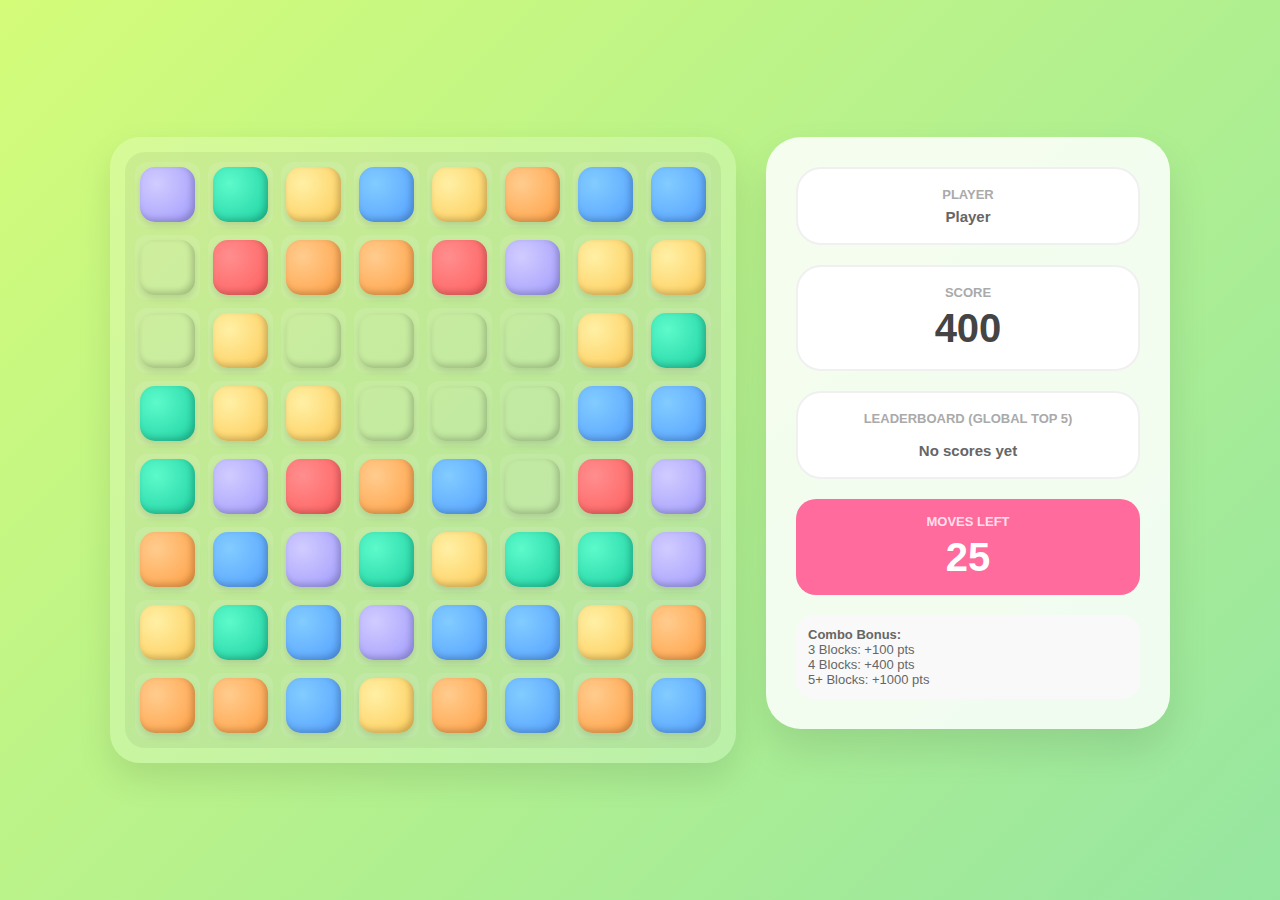
<file: CandyGame.html>
<!DOCTYPE html>
<html lang="en">
<head>
  <meta charset="UTF-8" />
  <meta name="viewport" content="width=device-width, initial-scale=1.0" />
  <title>Candy Score Challenge</title>
  <style>
    :root {
      --bg-gradient: linear-gradient(135deg, #d4fc79 0%, #96e6a1 100%);
      --panel-bg: rgba(255, 255, 255, 0.85);
      --accent-pink: #ff6b9d;
      --candy-red: #ff5e5e;
      --candy-blue: #54a0ff;
      --candy-yellow: #feca57;
      --candy-green: #1dd1a1;
      --candy-purple: #a29bfe;
      --candy-orange: #ff9f43;

      /* ✅ Responsive sizing knobs */
      --cell: 65px;
      --gap: 8px;
      --pad: 10px;
      --candy: 55px;
    }

    * { box-sizing: border-box; }

    body {
      margin: 0;
      padding: 0;
      font-family: 'Inter', sans-serif;
      background: var(--bg-gradient);
      min-height: 100vh;
      display: flex;
      justify-content: center;
      align-items: center;
      overflow-x: hidden;
      overflow-y: auto;
    }

    .game-layout {
      display: flex;
      gap: 30px;
      align-items: flex-start;
      max-width: 1100px;
      width: 100%;
      padding: 20px;
    }

    .board-container {
      position: relative;
      background: rgba(255, 255, 255, 0.2);
      padding: 15px;
      border-radius: 30px;
      box-shadow: 0 15px 35px rgba(0,0,0,0.1);
      flex: 0 0 auto;
    }

    .grid {
      display: grid;
      grid-template-columns: repeat(8, var(--cell));
      grid-template-rows: repeat(8, var(--cell));
      gap: var(--gap);
      background: rgba(0, 0, 0, 0.05);
      padding: var(--pad);
      border-radius: 20px;
      touch-action: manipulation;
    }

    .cell {
      width: var(--cell);
      height: var(--cell);
      background: rgba(255, 255, 255, 0.1);
      border-radius: 12px;
      display: flex;
      justify-content: center;
      align-items: center;
      position: relative;
    }

    .candy {
      width: var(--candy);
      height: var(--candy);
      border-radius: 15px;
      cursor: pointer;
      transition: transform 0.2s cubic-bezier(0.175, 0.885, 0.32, 1.275), filter 0.2s;
      z-index: 2;
      box-shadow: inset -3px -3px 6px rgba(0,0,0,0.2), 0 4px 6px rgba(0,0,0,0.1);
      -webkit-tap-highlight-color: transparent;
    }

    .candy.selected {
      transform: scale(1.1);
      outline: 4px solid white;
      z-index: 3;
      box-shadow: 0 0 20px rgba(255,255,255,0.8);
    }

    .red    { background: radial-gradient(circle at 30% 30%, #ff8e8e, var(--candy-red)); }
    .blue   { background: radial-gradient(circle at 30% 30%, #82ccff, var(--candy-blue)); }
    .yellow { background: radial-gradient(circle at 30% 30%, #fff0a5, var(--candy-yellow)); }
    .green  { background: radial-gradient(circle at 30% 30%, #5dfacb, var(--candy-green)); }
    .purple { background: radial-gradient(circle at 30% 30%, #d1ccff, var(--candy-purple)); }
    .orange { background: radial-gradient(circle at 30% 30%, #ffcc8e, var(--candy-orange)); }

    .ui-panel {
      flex: 1;
      background: var(--panel-bg);
      border-radius: 35px;
      padding: 30px;
      box-shadow: 0 20px 40px rgba(0,0,0,0.1);
      display: flex;
      flex-direction: column;
      gap: 20px;
      min-width: 320px;
    }

    .score-box {
      background: white;
      padding: 18px 20px;
      border-radius: 25px;
      text-align: center;
      border: 2px solid #f0f0f0;
    }

    .label { font-size: 13px; font-weight: bold; color: #aaa; text-transform: uppercase; }
    .value { font-size: 40px; font-weight: 800; color: #444; margin: 6px 0 0; }
    .subvalue { font-size: 15px; font-weight: 700; color: #666; margin-top: 6px; }

    .moves-left {
      background: var(--accent-pink);
      color: white;
      padding: 15px;
      border-radius: 20px;
      text-align: center;
    }

    /* Leaderboard */
    .lb {
      margin-top: 10px;
      display: flex;
      flex-direction: column;
      gap: 8px;
      text-align: left;
    }
    .lb-row {
      display: flex;
      justify-content: space-between;
      gap: 12px;
      background: #f7f7f7;
      border-radius: 14px;
      padding: 10px 12px;
      font-weight: 700;
      color: #444;
    }
    .lb-left {
      display: flex;
      gap: 10px;
      align-items: center;
      min-width: 0;
    }
    .lb-rank {
      width: 26px;
      height: 26px;
      border-radius: 999px;
      display: grid;
      place-items: center;
      font-size: 12px;
      background: #fff;
      border: 1px solid #eee;
      flex: 0 0 auto;
    }
    .lb-name {
      overflow: hidden;
      text-overflow: ellipsis;
      white-space: nowrap;
      max-width: 180px;
    }
    .lb-score { font-weight: 900; }

    @keyframes shrink { to { transform: scale(0); opacity: 0; } }
    .matching { animation: shrink 0.3s forwards; }

    #game-over-modal {
      display: none;
      position: fixed;
      inset: 0;
      background: rgba(0,0,0,0.7);
      z-index: 100;
      justify-content: center;
      align-items: center;
      padding: 14px;
    }

    .modal-content {
      background: white;
      padding: 26px;
      border-radius: 24px;
      text-align: center;
      max-width: 420px;
      width: 100%;
    }

    button {
      background: #2ecc71;
      color: white;
      border: none;
      padding: 15px 40px;
      border-radius: 50px;
      font-size: 20px;
      font-weight: bold;
      cursor: pointer;
      margin-top: 20px;
      width: 100%;
      max-width: 320px;
    }

    /* ✅ Mobile responsiveness */
    @media (max-width: 900px) {
      .game-layout {
        flex-direction: column;
        align-items: center;
        gap: 16px;
        padding: 12px;
        max-width: 520px;
      }

      .ui-panel {
        width: 100%;
        min-width: unset;
        padding: 18px;
        border-radius: 26px;
      }

      .board-container {
        width: 100%;
        display: flex;
        justify-content: center;
      }
    }

    /* ✅ Make board fit small screens (no overflow) */
    @media (max-width: 520px) {
      :root {
        /* 8 cells + 7 gaps + padding must fit the screen */
        --cell: min(11vw, 46px);
        --gap: 6px;
        --pad: 8px;
        --candy: calc(var(--cell) - 10px);
      }

      .board-container {
        padding: 10px;
        border-radius: 22px;
      }

      .grid {
        border-radius: 16px;
      }

      .score-box {
        padding: 14px 14px;
        border-radius: 18px;
      }

      .value {
        font-size: 32px;
      }

      .lb-row {
        padding: 8px 10px;
        border-radius: 12px;
      }

      .lb-name {
        max-width: 140px;
      }
    }

    @media (max-width: 360px) {
      :root {
        --cell: 40px;
        --gap: 5px;
        --pad: 6px;
        --candy: 30px;
      }
      .value { font-size: 28px; }
      .label { font-size: 12px; }
    }
  </style>
</head>
<body>

  <div class="game-layout">
    <div class="board-container">
      <div class="grid" id="grid"></div>
    </div>

    <div class="ui-panel">
      <div class="score-box">
        <div class="label">Player</div>
        <div class="subvalue" id="playerName">-</div>
      </div>

      <div class="score-box">
        <div class="label">Score</div>
        <div class="value" id="score">0</div>
      </div>

      <div class="score-box">
        <div class="label">Leaderboard (Global Top 5)</div>
        <div class="lb" id="leaderboard"></div>
      </div>

      <div class="moves-left">
        <div class="label" style="color: rgba(255,255,255,0.8)">Moves Left</div>
        <div class="value" id="moves" style="color: white">25</div>
      </div>

      <div style="margin-top: auto; padding: 12px; background: #f9f9f9; border-radius: 18px;">
        <p style="font-size: 13px; color: #666; margin: 0;">
          <b>Combo Bonus:</b><br>
          3 Blocks: +100 pts<br>
          4 Blocks: +400 pts<br>
          5+ Blocks: +1000 pts
        </p>
      </div>
    </div>
  </div>

  <div id="game-over-modal">
    <div class="modal-content">
      <h1 id="gameOverTitle" style="font-size: 2.2em; color: var(--accent-pink); margin: 0;">Game Over!</h1>
      <p id="gameOverReason">You scored:</p>
      <div class="value" id="final-score">0</div>
      <button onclick="location.reload()">Try Again</button>
    </div>
  </div>

  <script>
    const gridElement = document.getElementById('grid');
    const scoreElement = document.getElementById('score');
    const movesElement = document.getElementById('moves');
    const playerNameEl = document.getElementById('playerName');
    const leaderboardEl = document.getElementById('leaderboard');

    const width = 8;
    const candyColors = ['red', 'blue', 'yellow', 'green', 'purple', 'orange'];

    let squares = [];
    let score = 0;
    let moves = 25;

    let firstSelected = null;
    let secondSelected = null;
    let isBusy = false;

    // ✅ Replace if needed
    const SCRIPT_URL = "https://script.google.com/macros/s/AKfycbwFzTnRSSv5t4-z5Iu1U_z5cTcX7I7WlmQkyuNkF6T7THrjO6lDs59lGS1tG2OkzPmU5A/exec";

    async function submitScoreToSheet(name, score) {
      try {
        await fetch(SCRIPT_URL, {
          method: "POST",
          headers: { "Content-Type": "text/plain;charset=utf-8" },
          body: JSON.stringify({ name, score })
        });
      } catch (e) {
        console.log("Score submit failed:", e);
      }
    }

    function renderTop5(top5) {
      const list = Array.isArray(top5) ? top5 : [];
      if (list.length === 0) {
        leaderboardEl.innerHTML = `<div class="subvalue" style="text-align:center;">No scores yet</div>`;
        return;
      }
      leaderboardEl.innerHTML = list.slice(0,5).map((x, i) => `
        <div class="lb-row">
          <div class="lb-left">
            <div class="lb-rank">${i+1}</div>
            <div class="lb-name">${(x.name ?? "Player")}</div>
          </div>
          <div class="lb-score">${Number(x.score ?? 0)}</div>
        </div>
      `).join("");
    }

    async function loadGlobalTop5() {
      try {
        const res = await fetch(SCRIPT_URL + "?t=" + Date.now());
        const text = await res.text();
        const data = JSON.parse(text);
        renderTop5(data.top5 || []);
      } catch (e) {
        console.log("Top5 fetch failed:", e);
        renderTop5([]);
      }
    }

    // ---------- Player name ----------
    let playerName = (prompt("Enter your name for the scoreboard:") || "Player").trim();
    if (!playerName) playerName = "Player";
    playerNameEl.textContent = playerName;

    // Load leaderboard
    loadGlobalTop5();

    // ---------- Helpers ----------
    function getColor(el) {
      for (const c of candyColors) if (el.classList.contains(c)) return c;
      return null;
    }
    function setColor(el, colorOrNull) {
      for (const c of candyColors) el.classList.remove(c);
      if (colorOrNull) el.classList.add(colorOrNull);
    }

    // ---------- Board ----------
    function createBoard() {
      for (let i = 0; i < width * width; i++) {
        const cell = document.createElement('div');
        cell.classList.add('cell');

        const candy = document.createElement('div');
        candy.classList.add('candy');
        candy.setAttribute('id', i);

        const randomColor = candyColors[Math.floor(Math.random() * candyColors.length)];
        candy.classList.add(randomColor);

        cell.appendChild(candy);
        gridElement.appendChild(cell);

        squares.push(candy);
        candy.addEventListener('click', handleCandyClick);
      }
      setTimeout(() => checkAllMatches(true), 30);
    }

    function clearSelection() {
      if (firstSelected) firstSelected.classList.remove('selected');
      firstSelected = null;
      secondSelected = null;
    }

    function swapCandies(c1, c2) {
      const color1 = getColor(c1);
      const color2 = getColor(c2);
      setColor(c1, color2);
      setColor(c2, color1);
    }

    function areAdjacent(id1, id2) {
      return [id1 - 1, id1 + 1, id1 - width, id1 + width].includes(id2);
    }

    function consumeMove() {
      moves--;
      movesElement.innerText = moves;
      if (moves <= 0) {
        endGame("Out of moves!");
        return false;
      }
      return true;
    }

    function handleCandyClick() {
      if (moves <= 0 || isBusy) return;

      if (!firstSelected) {
        firstSelected = this;
        this.classList.add('selected');
        return;
      }

      secondSelected = this;
      if (!consumeMove()) return;

      const id1 = parseInt(firstSelected.id, 10);
      const id2 = parseInt(secondSelected.id, 10);

      if (!areAdjacent(id1, id2)) {
        clearSelection();
        firstSelected = this;
        firstSelected.classList.add('selected');
        return;
      }

      isBusy = true;
      swapCandies(firstSelected, secondSelected);

      setTimeout(() => {
        const hasMatchNow = hasAnyMatch();
        if (!hasMatchNow) swapCandies(firstSelected, secondSelected);
        else checkAllMatches(true);

        clearSelection();
        isBusy = false;
      }, 220);
    }

    function hasAnyMatch() { return checkAllMatches(false); }

    function checkAllMatches(doClear) {
      let matched = false;
      for (let i = 0; i < 64; i++) {
        if (checkMatchLine(i, 1, doClear)) matched = true;
        if (checkMatchLine(i, width, doClear)) matched = true;
      }
      return matched;
    }

    function checkMatchLine(index, step, doClear) {
      const startColor = getColor(squares[index]);
      if (!startColor) return false;

      const matchIndices = [index];

      for (let i = 1; i < 8; i++) {
        const next = index + (i * step);
        if (next >= 64) break;
        if (step === 1 && Math.floor(next / width) !== Math.floor(index / width)) break;

        if (getColor(squares[next]) === startColor) matchIndices.push(next);
        else break;
      }

      if (matchIndices.length >= 3) {
        if (!doClear) return true;

        const len = matchIndices.length;
        if (len === 3) score += 100;
        else if (len === 4) score += 400;
        else score += 1000;

        scoreElement.innerText = score;

        matchIndices.forEach(idx => {
          const el = squares[idx];
          el.classList.remove('selected');
          el.classList.add('matching');
          setTimeout(() => {
            el.classList.remove('matching');
            setColor(el, null);
          }, 280);
        });

        return true;
      }
      return false;
    }

    function refillBoard() {
      for (let i = 0; i < 56; i++) {
        const below = squares[i + width];
        if (!getColor(below)) {
          const color = getColor(squares[i]);
          if (color) { setColor(below, color); setColor(squares[i], null); }
        }
      }
      for (let i = 0; i < width; i++) {
        if (!getColor(squares[i])) {
          const randomColor = candyColors[Math.floor(Math.random() * candyColors.length)];
          setColor(squares[i], randomColor);
        }
      }
    }

    function endGame(reasonText) {
      document.getElementById('game-over-modal').style.display = 'flex';
      document.getElementById('final-score').innerText = score;
      document.getElementById('gameOverReason').textContent = reasonText || "You scored:";

      submitScoreToSheet(playerName, score);
      setTimeout(loadGlobalTop5, 900);
      moves = 0;
    }

    createBoard();

    setInterval(() => {
      if (isBusy || moves <= 0) return;
      const cleared = checkAllMatches(true);
      if (cleared) setTimeout(refillBoard, 300);
      else refillBoard();
    }, 450);
  </script>
</body>
</html>
</file>
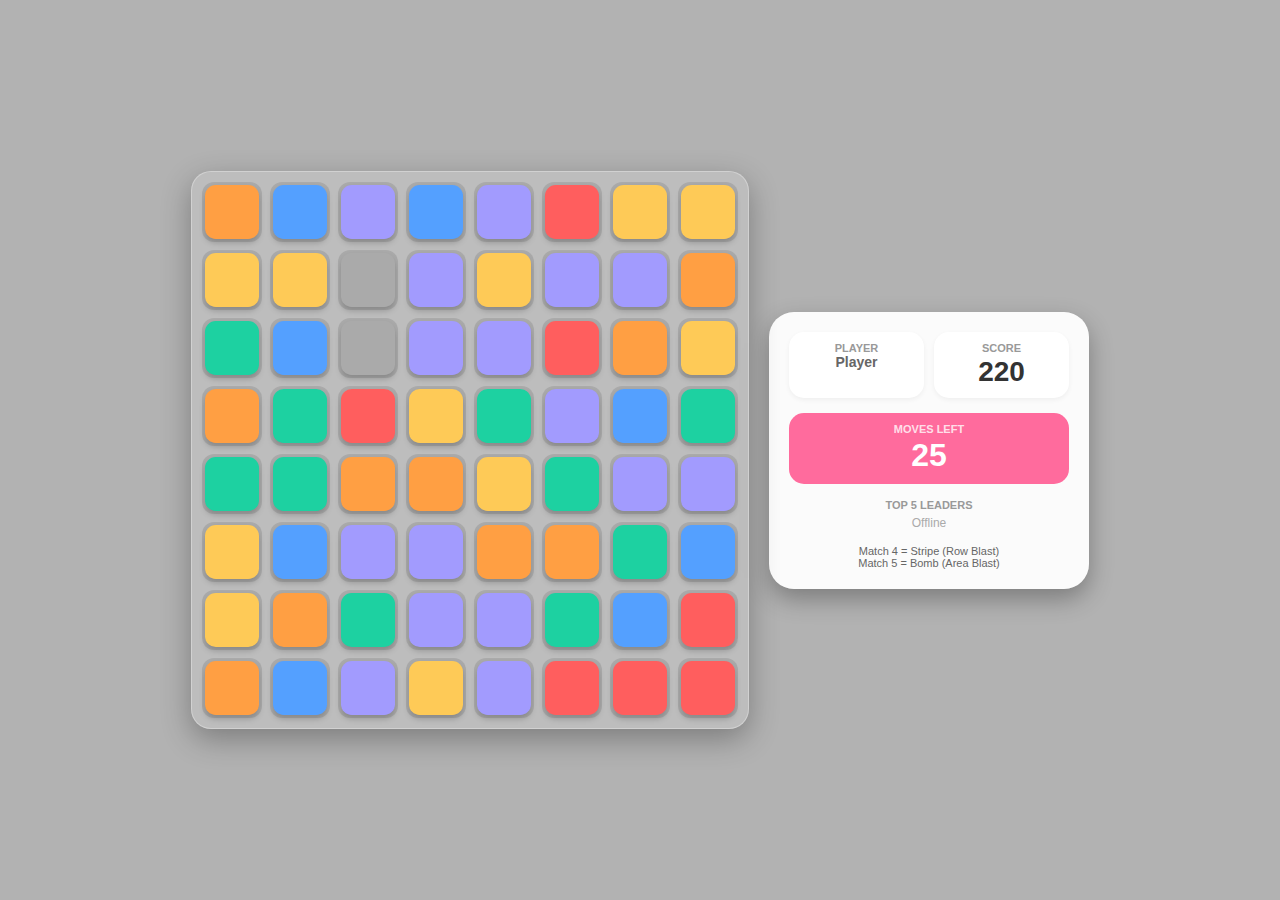
<file: cg.html>
<!DOCTYPE html>
<html lang="en">
<head>
  <meta charset="UTF-8" />
  <meta name="viewport" content="width=device-width, initial-scale=1.0, maximum-scale=1.0, user-scalable=no" />
  <title>Candy Challenge Mobile</title>
  <style>
    :root {
      /* ✅ PLACEHOLDER BACKGROUND IMAGE - Change this URL later */
      --bg-image: url('https://images.unsplash.com/photo-1618331835717-801e976710b2?q=80&w=2560&auto=format&fit=crop');

      /* UI Colors */
      --panel-bg: rgba(255, 255, 255, 0.95);
      --accent-pink: #ff6b9d;
      
      /* Candy Colors (Placeholders for your future images) */
      --candy-red: #ff5e5e;
      --candy-blue: #54a0ff;
      --candy-yellow: #feca57;
      --candy-green: #1dd1a1;
      --candy-purple: #a29bfe;
      --candy-orange: #ff9f43;

      /* ✅ RESPONSIVE SIZING SYSTEM (vmin makes it fit any mobile screen) */
      /* This calculates the cell size so 8 blocks always fit on screen */
      --cell: min(60px, 11vmin); 
      --gap: min(8px, 1.5vmin);
      --pad: min(10px, 2vmin);
      --candy-size: calc(var(--cell) - 6px);
    }

    * { box-sizing: border-box; user-select: none; -webkit-user-select: none; }

    body {
      margin: 0;
      padding: 0;
      font-family: 'Inter', sans-serif;
      /* Background Image Setup */
      background-image: var(--bg-image);
      background-size: cover;
      background-position: center;
      background-attachment: fixed;
      
      min-height: 100vh;
      height: 100vh; /* Lock height for mobile */
      display: flex;
      justify-content: center;
      align-items: center;
      overflow: hidden; 
      touch-action: none; /* Disables browser swipe gestures */
    }

    /* Dim the background slightly so game pops */
    body::before {
      content: '';
      position: absolute;
      inset: 0;
      background: rgba(0, 0, 0, 0.3);
      z-index: -1;
    }

    .game-layout {
      display: flex;
      gap: 20px;
      align-items: center;
      justify-content: center;
      width: 100%;
      height: 100%;
      padding: 10px;
      flex-wrap: wrap; /* Allows wrapping on portrait mobile */
    }

    /* Screen Shake Animation */
    .shake { animation: shake 0.4s cubic-bezier(.36,.07,.19,.97) both; }
    @keyframes shake {
      10%, 90% { transform: translate3d(-2px, 0, 0); }
      20%, 80% { transform: translate3d(4px, 0, 0); }
      30%, 50%, 70% { transform: translate3d(-6px, 0, 0); }
      40%, 60% { transform: translate3d(6px, 0, 0); }
    }

    .board-container {
      position: relative;
      background: rgba(255, 255, 255, 0.15);
      padding: var(--pad);
      border-radius: 20px;
      box-shadow: 0 10px 30px rgba(0,0,0,0.3);
      backdrop-filter: blur(8px);
      border: 1px solid rgba(255,255,255,0.3);
    }

    .grid {
      display: grid;
      grid-template-columns: repeat(8, var(--cell));
      grid-template-rows: repeat(8, var(--cell));
      gap: var(--gap);
    }

    .cell {
      width: var(--cell);
      height: var(--cell);
      background: rgba(0, 0, 0, 0.1);
      border-radius: 12px;
      display: flex;
      justify-content: center;
      align-items: center;
    }

    .candy {
      width: var(--candy-size);
      height: var(--candy-size);
      
      /* ✅ SQUARE SHAPE (Rounded corners) */
      border-radius: 20%; 
      
      cursor: pointer;
      transition: transform 0.2s, filter 0.2s;
      z-index: 2;
      box-shadow: 0 4px 6px rgba(0,0,0,0.2);
      
      /* ✅ PREPARED FOR IMAGES */
      background-size: cover;
      background-position: center;
      background-repeat: no-repeat;
    }

    .candy.selected {
      transform: scale(1.15);
      z-index: 10;
      box-shadow: 0 0 15px white;
      outline: 3px solid white;
    }

    /* --- COLOR DEFINITIONS (Easy to replace with background-image: url(...) later) --- */
    .red    { background-color: var(--candy-red); }
    .blue   { background-color: var(--candy-blue); }
    .yellow { background-color: var(--candy-yellow); }
    .green  { background-color: var(--candy-green); }
    .purple { background-color: var(--candy-purple); }
    .orange { background-color: var(--candy-orange); }

    /* --- POWER UPS --- */
    
    /* Striped (Match 4) */
    .candy.striped::after {
      content: '';
      position: absolute;
      inset: 0;
      background: repeating-linear-gradient(
        45deg,
        rgba(255,255,255,0.5),
        rgba(255,255,255,0.5) 5px,
        transparent 5px,
        transparent 10px
      );
      border-radius: 20%; /* Match candy shape */
      animation: spin 3s linear infinite;
    }

    /* Bomb (Match 5) */
    .candy.bomb {
      border: 3px solid white;
      animation: bombPulse 1s ease-in-out infinite;
    }
    @keyframes bombPulse { 0% { transform: scale(0.9); } 50% { transform: scale(1.05); } 100% { transform: scale(0.9); } }
    @keyframes spin { from { transform: rotate(0deg); } to { transform: rotate(360deg); } }

    /* --- UI Panel --- */
    .ui-panel {
      background: var(--panel-bg);
      border-radius: 25px;
      padding: 20px;
      box-shadow: 0 10px 25px rgba(0,0,0,0.3);
      display: flex;
      flex-direction: column;
      gap: 15px;
      width: 320px;
      max-height: 85vh;
      overflow-y: auto;
    }

    /* Stats Grid inside UI */
    .stats-row {
      display: flex;
      gap: 10px;
    }

    .score-box {
      flex: 1;
      background: white;
      padding: 10px;
      border-radius: 15px;
      text-align: center;
      box-shadow: 0 2px 5px rgba(0,0,0,0.05);
    }

    .label { font-size: 11px; font-weight: bold; color: #999; text-transform: uppercase; }
    .value { font-size: 28px; font-weight: 800; color: #333; margin: 2px 0 0; }
    .subvalue { font-size: 14px; font-weight: 700; color: #666; }

    .moves-left {
      background: var(--accent-pink);
      color: white;
      padding: 10px;
      border-radius: 15px;
      text-align: center;
    }

    /* Leaderboard */
    .lb { display: flex; flex-direction: column; gap: 6px; }
    .lb-row {
      display: flex; justify-content: space-between; 
      background: #f4f4f4; border-radius: 10px; padding: 8px 10px;
      font-size: 13px; font-weight: 700; color: #555;
    }

    /* --- Effects --- */
    .floating-text {
      position: absolute; color: white; font-weight: 900; font-size: 28px;
      text-shadow: 2px 2px 0px black; pointer-events: none; z-index: 100;
      animation: floatUp 0.8s forwards;
    }
    @keyframes floatUp { to { transform: translateY(-60px); opacity: 0; } }

    .particle {
      position: absolute; width: 10px; height: 10px; border-radius: 3px;
      pointer-events: none; z-index: 50; animation: pop 0.5s ease-out forwards;
    }
    @keyframes pop { to { transform: translate(var(--tx), var(--ty)) rotate(180deg); opacity: 0; } }
    .matching { animation: shrink 0.2s forwards; }
    @keyframes shrink { to { transform: scale(0); } }

    /* Modal */
    #game-over-modal {
      display: none; position: fixed; inset: 0;
      background: rgba(0,0,0,0.85); z-index: 2000;
      justify-content: center; align-items: center; padding: 20px;
    }
    .modal-content {
      background: white; padding: 30px; border-radius: 25px;
      text-align: center; width: 100%; max-width: 350px;
    }
    button {
      background: #2ecc71; color: white; border: none; width: 100%;
      padding: 15px; border-radius: 50px; font-size: 18px; font-weight: bold; margin-top: 15px;
    }

    /* ✅ MOBILE ORIENTATION FIXES */
    @media (max-width: 900px) {
      .game-layout {
        flex-direction: column; 
        gap: 10px;
      }
      .board-container { order: 1; }
      .ui-panel {
        order: 2;
        width: 100%;
        max-width: 400px;
        padding: 15px;
        flex-direction: row;
        flex-wrap: wrap;
        align-items: center;
        justify-content: center;
      }
      /* Hide leaderboard on tiny screens during gameplay to save space */
      .lb-container { display: none; }
      
      .score-box, .moves-left { min-width: 80px; }
      
      .info-text { display: none; } /* Hide instructions on mobile */
    }

    /* Landscape Mode on Mobile */
    @media (max-height: 500px) and (orientation: landscape) {
      .game-layout { flex-direction: row; }
      .ui-panel { width: 200px; height: 100%; overflow-y: scroll; display: block;}
      .lb-container { display: block; }
    }
  </style>
</head>
<body>

  <div class="game-layout" id="gameLayout">
    
    <div class="board-container">
      <div class="grid" id="grid"></div>
    </div>

    <div class="ui-panel">
      
      <div class="stats-row" style="width: 100%">
        <div class="score-box">
          <div class="label">Player</div>
          <div class="subvalue" id="playerName" style="overflow: hidden; text-overflow: ellipsis;">-</div>
        </div>
        <div class="score-box">
          <div class="label">Score</div>
          <div class="value" id="score">0</div>
        </div>
      </div>

      <div class="moves-left" style="width: 100%">
        <div class="label" style="color: rgba(255,255,255,0.8)">Moves Left</div>
        <div class="value" id="moves" style="color: white; font-size: 32px;">25</div>
      </div>

      <div class="lb-container" style="width: 100%">
        <div class="label" style="text-align:center; margin-bottom:5px;">Top 5 Leaders</div>
        <div class="lb" id="leaderboard"></div>
      </div>
      
      <div class="info-text" style="font-size: 11px; color: #666; text-align: center; width: 100%;">
        Match 4 = Stripe (Row Blast)<br>Match 5 = Bomb (Area Blast)
      </div>
    </div>
  </div>

  <div id="game-over-modal">
    <div class="modal-content">
      <h1 style="color: var(--accent-pink); margin: 0;">Game Over!</h1>
      <p>Final Score:</p>
      <div class="value" id="final-score" style="font-size: 50px;">0</div>
      <button onclick="location.reload()">Play Again</button>
    </div>
  </div>

  <script>
    const gridElement = document.getElementById('grid');
    const scoreElement = document.getElementById('score');
    const movesElement = document.getElementById('moves');
    const playerNameEl = document.getElementById('playerName');
    const leaderboardEl = document.getElementById('leaderboard');
    const gameLayout = document.getElementById('gameLayout');

    const width = 8;
    const candyColors = ['red', 'blue', 'yellow', 'green', 'purple', 'orange'];
    
    let squares = [];
    let score = 0;
    let moves = 25;

    let firstSelected = null;
    let secondSelected = null;
    let isBusy = false;

    // Use your existing Google Script URL
    const SCRIPT_URL = "https://script.google.com/macros/s/AKfycbwFzTnRSSv5t4-z5Iu1U_z5cTcX7I7WlmQkyuNkF6T7THrjO6lDs59lGS1tG2OkzPmU5A/exec";

    async function submitScoreToSheet(name, score) {
      try {
        await fetch(SCRIPT_URL, {
          method: "POST",
          headers: { "Content-Type": "text/plain;charset=utf-8" },
          body: JSON.stringify({ name, score })
        });
      } catch (e) { console.log("Score submit failed:", e); }
    }

    function renderTop5(top5) {
      const list = Array.isArray(top5) ? top5 : [];
      if (list.length === 0) {
        leaderboardEl.innerHTML = `<div style="text-align:center; font-size:12px; color:#aaa">Loading...</div>`;
        return;
      }
      leaderboardEl.innerHTML = list.slice(0,5).map((x, i) => `
        <div class="lb-row">
          <span>#${i+1} ${x.name ? x.name.substring(0,8) : "User"}</span>
          <span>${x.score}</span>
        </div>
      `).join("");
    }

    async function loadGlobalTop5() {
      try {
        const res = await fetch(SCRIPT_URL + "?t=" + Date.now());
        const text = await res.text();
        const data = JSON.parse(text);
        renderTop5(data.top5 || []);
      } catch (e) {
        console.log("Top5 fetch failed:", e);
        leaderboardEl.innerHTML = `<div style="text-align:center; font-size:12px; color:#aaa">Offline</div>`;
      }
    }

    // Initialize Player
    let playerName = (prompt("Your Name:") || "Player").trim();
    if (playerName.length > 10) playerName = playerName.substring(0, 10);
    playerNameEl.textContent = playerName;
    loadGlobalTop5();

    // Helpers
    function getColor(el) {
      if (!el) return null;
      for (const c of candyColors) if (el.classList.contains(c)) return c;
      return null;
    }
    
    function setColor(el, colorOrNull) {
      for (const c of candyColors) el.classList.remove(c);
      el.classList.remove('striped', 'bomb'); 
      if (colorOrNull) el.classList.add(colorOrNull);
    }

    function isStriped(el) { return el.classList.contains('striped'); }
    function isBomb(el) { return el.classList.contains('bomb'); }

    // Visual Effects
    function spawnParticles(element, colorName) {
      const rect = element.getBoundingClientRect();
      const boardRect = gridElement.getBoundingClientRect();
      const x = rect.left - boardRect.left + (rect.width / 2);
      const y = rect.top - boardRect.top + (rect.height / 2);

      const colorMap = {
        red: '#ff5e5e', blue: '#54a0ff', yellow: '#feca57', 
        green: '#1dd1a1', purple: '#a29bfe', orange: '#ff9f43'
      };
      
      for(let i=0; i<6; i++) {
        const p = document.createElement('div');
        p.classList.add('particle');
        p.style.background = colorMap[colorName] || '#fff';
        p.style.left = x + 'px';
        p.style.top = y + 'px';
        
        const angle = Math.random() * Math.PI * 2;
        const velocity = 20 + Math.random() * 40;
        p.style.setProperty('--tx', `${Math.cos(angle) * velocity}px`);
        p.style.setProperty('--ty', `${Math.sin(angle) * velocity}px`);
        
        gridElement.appendChild(p);
        setTimeout(() => p.remove(), 500);
      }
    }

    function showFloatingText(element, text) {
      const rect = element.getBoundingClientRect();
      const boardRect = gridElement.getBoundingClientRect();
      const el = document.createElement('div');
      el.classList.add('floating-text');
      el.innerText = text;
      el.style.left = (rect.left - boardRect.left) + 'px';
      el.style.top = (rect.top - boardRect.top) + 'px';
      gridElement.appendChild(el);
      setTimeout(() => el.remove(), 800);
    }

    function screenShake() {
      gameLayout.classList.remove('shake');
      void gameLayout.offsetWidth; 
      gameLayout.classList.add('shake');
    }

    // Board Logic
    function createBoard() {
      gridElement.innerHTML = '';
      squares = [];
      for (let i = 0; i < width * width; i++) {
        const cell = document.createElement('div');
        cell.classList.add('cell');

        const candy = document.createElement('div');
        candy.classList.add('candy');
        candy.setAttribute('id', i);
        
        // Prevent default drag behaviors for better touch response
        candy.addEventListener('dragstart', (e) => e.preventDefault());

        const randomColor = candyColors[Math.floor(Math.random() * candyColors.length)];
        candy.classList.add(randomColor);

        cell.appendChild(candy);
        gridElement.appendChild(cell);
        squares.push(candy);
        
        // Touch and Click Handling
        candy.addEventListener('pointerdown', handleInput);
      }
      setTimeout(() => checkAllMatches(true, false), 100);
    }

    function handleInput(e) {
      if (moves <= 0 || isBusy) return;
      e.preventDefault(); // Stop mouse emulation
      const target = e.target;

      if (!firstSelected) {
        firstSelected = target;
        target.classList.add('selected');
        return;
      }

      secondSelected = target;
      if (firstSelected === secondSelected) {
        firstSelected.classList.remove('selected');
        firstSelected = null;
        secondSelected = null;
        return;
      }

      moves--;
      movesElement.innerText = moves;
      if (moves <= 0) endGame("Out of moves!");

      const id1 = parseInt(firstSelected.id);
      const id2 = parseInt(secondSelected.id);

      // Simple adjacency check
      const validMoves = [id1-1, id1+1, id1-width, id1+width];
      if (!validMoves.includes(id2)) {
         firstSelected.classList.remove('selected');
         firstSelected = target;
         firstSelected.classList.add('selected');
         secondSelected = null;
         moves++; // Refund move
         movesElement.innerText = moves;
         return;
      }

      isBusy = true;
      swapCandies(firstSelected, secondSelected);

      setTimeout(() => {
        const matched = checkAllMatches(true, true);
        if (!matched) {
          swapCandies(firstSelected, secondSelected); // Swap back
          isBusy = false;
        } else {
          isBusy = false;
        }
        firstSelected.classList.remove('selected');
        firstSelected = null;
        secondSelected = null;
      }, 250);
    }

    function swapCandies(c1, c2) {
      const color1 = getColor(c1);
      const color2 = getColor(c2);
      const p1S = isStriped(c1), p1B = isBomb(c1);
      const p2S = isStriped(c2), p2B = isBomb(c2);

      setColor(c1, color2);
      setColor(c2, color1);

      if(p2S) c1.classList.add('striped');
      if(p2B) c1.classList.add('bomb');
      if(p1S) c2.classList.add('striped');
      if(p1B) c2.classList.add('bomb');
    }

    // Match Engine
    function checkAllMatches(doClear, isPlayerMove) {
      let matchedIndices = new Set();
      let powerUpCreation = []; 

      // Horizontal
      for(let r=0; r<width; r++) {
        for(let c=0; c<width-2; c++) {
          let i = r*width + c;
          let match = [i];
          let color = getColor(squares[i]);
          if(!color) continue;
          let k = c+1;
          while(k < width) {
            let next = r*width + k;
            if(getColor(squares[next]) === color) { match.push(next); k++; }
            else break;
          }
          if(match.length >= 3) {
            match.forEach(idx => matchedIndices.add(idx));
            if(match.length === 4) powerUpCreation.push({idx: match[1], type: 'striped'});
            if(match.length >= 5) powerUpCreation.push({idx: match[2], type: 'bomb'});
            c = k - 1;
          }
        }
      }

      // Vertical
      for(let c=0; c<width; c++) {
        for(let r=0; r<width-2; r++) {
          let i = r*width + c;
          let match = [i];
          let color = getColor(squares[i]);
          if(!color) continue;
          let k = r+1;
          while(k < width) {
            let next = k*width + c;
            if(getColor(squares[next]) === color) { match.push(next); k++; }
            else break;
          }
          if(match.length >= 3) {
            match.forEach(idx => matchedIndices.add(idx));
            if(match.length === 4) powerUpCreation.push({idx: match[1], type: 'striped'});
            if(match.length >= 5) powerUpCreation.push({idx: match[2], type: 'bomb'});
            r = k - 1;
          }
        }
      }

      if (matchedIndices.size === 0) return false;
      if (!doClear) return true;

      // Expand explosions
      let processing = Array.from(matchedIndices);
      let processed = new Set();
      while(processing.length > 0) {
        let currentIdx = processing.pop();
        if(processed.has(currentIdx)) continue;
        processed.add(currentIdx);
        matchedIndices.add(currentIdx);

        let el = squares[currentIdx];
        if(isStriped(el)) {
          let rowStart = Math.floor(currentIdx / width) * width;
          for(let k=0; k<width; k++) {
            let target = rowStart + k;
            if(!matchedIndices.has(target)) processing.push(target);
          }
        }
        if(isBomb(el)) {
          let cx = currentIdx % width;
          let cy = Math.floor(currentIdx / width);
          for(let y=cy-1; y<=cy+1; y++) {
            for(let x=cx-1; x<=cx+1; x++) {
              if(x>=0 && x<width && y>=0 && y<width) {
                let target = y*width + x;
                if(!matchedIndices.has(target)) processing.push(target);
              }
            }
          }
        }
      }

      // Score
      let points = matchedIndices.size * 20;
      if (matchedIndices.size > 5) points += 100;
      score += points;
      scoreElement.innerText = score;
      
      if(matchedIndices.size > 4) screenShake();
      if(isPlayerMove) {
        let center = Array.from(matchedIndices)[0];
        if(center) showFloatingText(squares[center], `+${points}`);
      }

      // Execute Clear
      matchedIndices.forEach(idx => {
        const el = squares[idx];
        const color = getColor(el);
        if(color) spawnParticles(el, color);
        el.classList.add('matching');
        setTimeout(() => {
          el.classList.remove('matching', 'striped', 'bomb');
          setColor(el, null);
        }, 200);
      });

      // Create new Powerups
      setTimeout(() => {
        powerUpCreation.forEach(p => {
          const el = squares[p.idx];
          let c = candyColors[Math.floor(Math.random()*candyColors.length)];
          setColor(el, c);
          if(p.type === 'striped') { el.classList.add('striped'); if(isPlayerMove) showFloatingText(el, "STRIPE!"); }
          if(p.type === 'bomb') { el.classList.add('bomb'); if(isPlayerMove) showFloatingText(el, "BOMB!"); }
        });
      }, 210);

      return true;
    }

    function refillBoard() {
      // Drop Down
      for (let c = 0; c < width; c++) {
        for (let r = width - 1; r >= 0; r--) {
          let idx = r * width + c;
          if (!getColor(squares[idx])) {
            for (let k = r - 1; k >= 0; k--) {
              let aboveIdx = k * width + c;
              if (getColor(squares[aboveIdx])) {
                setColor(squares[idx], getColor(squares[aboveIdx]));
                if(isStriped(squares[aboveIdx])) squares[idx].classList.add('striped');
                if(isBomb(squares[aboveIdx])) squares[idx].classList.add('bomb');
                setColor(squares[aboveIdx], null);
                squares[aboveIdx].classList.remove('striped','bomb');
                break;
              }
            }
          }
        }
      }
      // Top Fill
      for (let i = 0; i < width; i++) {
        if (!getColor(squares[i])) {
          setColor(squares[i], candyColors[Math.floor(Math.random() * candyColors.length)]);
        }
      }
    }

    function endGame(reason) {
      document.getElementById('game-over-modal').style.display = 'flex';
      document.getElementById('final-score').innerText = score;
      submitScoreToSheet(playerName, score);
    }

    // Game Loop
    createBoard();
    setInterval(() => {
      if (isBusy || moves <= 0) return;
      if (checkAllMatches(true, false)) setTimeout(refillBoard, 250);
      else refillBoard();
    }, 450);
  </script>
</body>
</html>
</file>
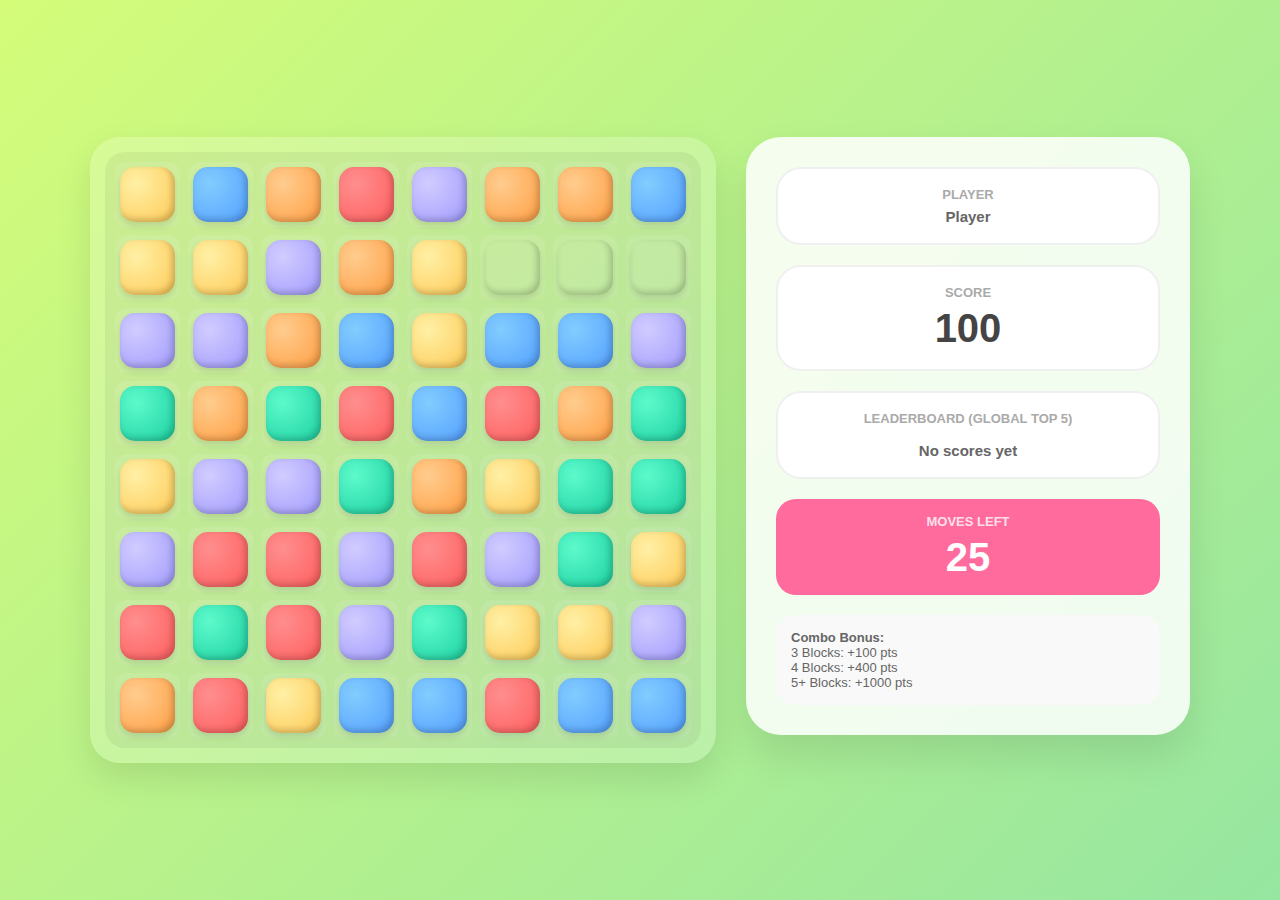
<file: game2.html>
<!DOCTYPE html>
<html lang="en">
<head>
  <meta charset="UTF-8" />
  <meta name="viewport" content="width=device-width, initial-scale=1.0" />
  <title>Candy Score Challenge</title>
  <style>
    :root {
      --bg-gradient: linear-gradient(135deg, #d4fc79 0%, #96e6a1 100%);
      --panel-bg: rgba(255, 255, 255, 0.85);
      --accent-pink: #ff6b9d;
      --candy-red: #ff5e5e;
      --candy-blue: #54a0ff;
      --candy-yellow: #feca57;
      --candy-green: #1dd1a1;
      --candy-purple: #a29bfe;
      --candy-orange: #ff9f43;
    }

    body {
      margin: 0;
      padding: 0;
      font-family: 'Inter', sans-serif;
      background: var(--bg-gradient);
      height: 100vh;
      display: flex;
      justify-content: center;
      align-items: center;
      overflow: hidden;
    }

    .game-layout {
      display: flex;
      gap: 30px;
      align-items: flex-start;
      max-width: 1100px;
      width: 100%;
      padding: 20px;
    }

    .board-container {
      position: relative;
      background: rgba(255, 255, 255, 0.2);
      padding: 15px;
      border-radius: 30px;
      box-shadow: 0 15px 35px rgba(0,0,0,0.1);
    }

    .grid {
      display: grid;
      grid-template-columns: repeat(8, 65px);
      grid-template-rows: repeat(8, 65px);
      gap: 8px;
      background: rgba(0, 0, 0, 0.05);
      padding: 10px;
      border-radius: 20px;
    }

    .cell {
      width: 65px;
      height: 65px;
      background: rgba(255, 255, 255, 0.1);
      border-radius: 12px;
      display: flex;
      justify-content: center;
      align-items: center;
      position: relative;
    }

    .candy {
      width: 55px;
      height: 55px;
      border-radius: 15px;
      cursor: pointer;
      transition: transform 0.2s cubic-bezier(0.175, 0.885, 0.32, 1.275), filter 0.2s;
      z-index: 2;
      box-shadow: inset -3px -3px 6px rgba(0,0,0,0.2), 0 4px 6px rgba(0,0,0,0.1);
    }

    .candy.selected {
      transform: scale(1.1);
      outline: 4px solid white;
      z-index: 3;
      box-shadow: 0 0 20px rgba(255,255,255,0.8);
    }

    .red    { background: radial-gradient(circle at 30% 30%, #ff8e8e, var(--candy-red)); }
    .blue   { background: radial-gradient(circle at 30% 30%, #82ccff, var(--candy-blue)); }
    .yellow { background: radial-gradient(circle at 30% 30%, #fff0a5, var(--candy-yellow)); }
    .green  { background: radial-gradient(circle at 30% 30%, #5dfacb, var(--candy-green)); }
    .purple { background: radial-gradient(circle at 30% 30%, #d1ccff, var(--candy-purple)); }
    .orange { background: radial-gradient(circle at 30% 30%, #ffcc8e, var(--candy-orange)); }

    .ui-panel {
      flex: 1;
      background: var(--panel-bg);
      border-radius: 35px;
      padding: 30px;
      box-shadow: 0 20px 40px rgba(0,0,0,0.1);
      display: flex;
      flex-direction: column;
      gap: 20px;
      min-width: 320px;
    }

    .score-box {
      background: white;
      padding: 18px 20px;
      border-radius: 25px;
      text-align: center;
      border: 2px solid #f0f0f0;
    }

    .label { font-size: 13px; font-weight: bold; color: #aaa; text-transform: uppercase; }
    .value { font-size: 40px; font-weight: 800; color: #444; margin: 6px 0 0; }
    .subvalue { font-size: 15px; font-weight: 700; color: #666; margin-top: 6px; }

    .moves-left {
      background: var(--accent-pink);
      color: white;
      padding: 15px;
      border-radius: 20px;
      text-align: center;
    }

    /* Leaderboard */
    .lb {
      margin-top: 10px;
      display: flex;
      flex-direction: column;
      gap: 8px;
      text-align: left;
    }
    .lb-row {
      display: flex;
      justify-content: space-between;
      gap: 12px;
      background: #f7f7f7;
      border-radius: 14px;
      padding: 10px 12px;
      font-weight: 700;
      color: #444;
    }
    .lb-left {
      display: flex;
      gap: 10px;
      align-items: center;
      min-width: 0;
    }
    .lb-rank {
      width: 26px;
      height: 26px;
      border-radius: 999px;
      display: grid;
      place-items: center;
      font-size: 12px;
      background: #fff;
      border: 1px solid #eee;
      flex: 0 0 auto;
    }
    .lb-name {
      overflow: hidden;
      text-overflow: ellipsis;
      white-space: nowrap;
      max-width: 150px;
    }
    .lb-score {
      font-weight: 900;
    }

    @keyframes shrink { to { transform: scale(0); opacity: 0; } }
    .matching { animation: shrink 0.3s forwards; }

    #game-over-modal {
      display: none;
      position: fixed;
      inset: 0;
      background: rgba(0,0,0,0.7);
      z-index: 100;
      justify-content: center;
      align-items: center;
    }

    .modal-content {
      background: white;
      padding: 40px;
      border-radius: 30px;
      text-align: center;
      max-width: 420px;
      width: 90%;
    }

    button {
      background: #2ecc71;
      color: white;
      border: none;
      padding: 15px 40px;
      border-radius: 50px;
      font-size: 20px;
      font-weight: bold;
      cursor: pointer;
      margin-top: 20px;
    }
  </style>
</head>
<body>

  <div class="game-layout">
    <div class="board-container">
      <div class="grid" id="grid"></div>
    </div>

    <div class="ui-panel">
      <div class="score-box">
        <div class="label">Player</div>
        <div class="subvalue" id="playerName">-</div>
      </div>

      <div class="score-box">
        <div class="label">Score</div>
        <div class="value" id="score">0</div>
      </div>

      <div class="score-box">
        <div class="label">Leaderboard (Global Top 5)</div>
        <div class="lb" id="leaderboard">
          <!-- rows injected -->
        </div>
      </div>

      <div class="moves-left">
        <div class="label" style="color: rgba(255,255,255,0.8)">Moves Left</div>
        <div class="value" id="moves" style="color: white">25</div>
      </div>

      <div style="margin-top: auto; padding: 15px; background: #f9f9f9; border-radius: 20px;">
        <p style="font-size: 13px; color: #666; margin: 0;">
          <b>Combo Bonus:</b><br>
          3 Blocks: +100 pts<br>
          4 Blocks: +400 pts<br>
          5+ Blocks: +1000 pts
        </p>
      </div>
    </div>
  </div>

  <div id="game-over-modal">
    <div class="modal-content">
      <h1 id="gameOverTitle" style="font-size: 3em; color: var(--accent-pink); margin: 0;">Game Over!</h1>
      <p id="gameOverReason">You scored:</p>
      <div class="value" id="final-score">0</div>
      <button onclick="location.reload()">Try Again</button>
    </div>
  </div>

  <script>
    const gridElement = document.getElementById('grid');
    const scoreElement = document.getElementById('score');
    const movesElement = document.getElementById('moves');

    const playerNameEl = document.getElementById('playerName');
    const leaderboardEl = document.getElementById('leaderboard');

    const width = 8;
    const candyColors = ['red', 'blue', 'yellow', 'green', 'purple', 'orange'];

    let squares = [];
    let score = 0;
    let moves = 25;

    let firstSelected = null;
    let secondSelected = null;
    let isBusy = false;

    // ✅ Your Apps Script Web App URL (must end with /exec)
    const SCRIPT_URL = "https://script.google.com/macros/s/AKfycbwFzTnRSSv5t4-z5Iu1U_z5cTcX7I7WlmQkyuNkF6T7THrjO6lDs59lGS1tG2OkzPmU5A/exec";

    async function submitScoreToSheet(name, score) {
      try {
        await fetch(SCRIPT_URL, {
          method: "POST",
          headers: { "Content-Type": "text/plain;charset=utf-8" }, // ✅ no CORS preflight
          body: JSON.stringify({ name, score })
        });
      } catch (e) {
        console.log("Score submit failed:", e);
      }
    }

    function renderTop5(top5) {
      const list = Array.isArray(top5) ? top5 : [];
      if (list.length === 0) {
        leaderboardEl.innerHTML = `<div class="subvalue" style="text-align:center;">No scores yet</div>`;
        return;
      }

      leaderboardEl.innerHTML = list.slice(0,5).map((x, i) => `
        <div class="lb-row">
          <div class="lb-left">
            <div class="lb-rank">${i+1}</div>
            <div class="lb-name">${(x.name ?? "Player")}</div>
          </div>
          <div class="lb-score">${Number(x.score ?? 0)}</div>
        </div>
      `).join("");
    }

    async function loadGlobalTop5() {
      try {
        const res = await fetch(SCRIPT_URL + "?t=" + Date.now());
        const text = await res.text();
        const data = JSON.parse(text);
        renderTop5(data.top5 || []);
      } catch (e) {
        console.log("Top5 fetch failed:", e);
        renderTop5([]);
      }
    }

    // ---------- Player name ----------
    let playerName = (prompt("Enter your name for the scoreboard:") || "Player").trim();
    if (!playerName) playerName = "Player";
    playerNameEl.textContent = playerName;

    // Load global top5 from Sheet
    loadGlobalTop5();

    // ---------- Robust color helpers ----------
    function getColor(el) {
      for (const c of candyColors) if (el.classList.contains(c)) return c;
      return null;
    }
    function setColor(el, colorOrNull) {
      for (const c of candyColors) el.classList.remove(c);
      if (colorOrNull) el.classList.add(colorOrNull);
    }
    function isEmpty(el) { return getColor(el) === null; }

    // ---------- Board ----------
    function createBoard() {
      for (let i = 0; i < width * width; i++) {
        const cell = document.createElement('div');
        cell.classList.add('cell');

        const candy = document.createElement('div');
        candy.classList.add('candy');
        candy.setAttribute('id', i);

        const randomColor = candyColors[Math.floor(Math.random() * candyColors.length)];
        candy.classList.add(randomColor);

        cell.appendChild(candy);
        gridElement.appendChild(cell);

        squares.push(candy);
        candy.addEventListener('click', handleCandyClick);
      }

      setTimeout(() => checkAllMatches(true), 30);
    }

    function clearSelection() {
      if (firstSelected) firstSelected.classList.remove('selected');
      firstSelected = null;
      secondSelected = null;
    }

    function swapCandies(c1, c2) {
      const color1 = getColor(c1);
      const color2 = getColor(c2);
      setColor(c1, color2);
      setColor(c2, color1);
    }

    function areAdjacent(id1, id2) {
      return [id1 - 1, id1 + 1, id1 - width, id1 + width].includes(id2);
    }

    function consumeMove() {
      moves--;
      movesElement.innerText = moves;
      if (moves <= 0) {
        endGame("Out of moves!");
        return false;
      }
      return true;
    }

    function handleCandyClick() {
      if (moves <= 0 || isBusy) return;

      if (!firstSelected) {
        firstSelected = this;
        this.classList.add('selected');
        return;
      }

      secondSelected = this;

      if (!consumeMove()) return;

      const id1 = parseInt(firstSelected.id, 10);
      const id2 = parseInt(secondSelected.id, 10);

      if (!areAdjacent(id1, id2)) {
        clearSelection();
        firstSelected = this;
        firstSelected.classList.add('selected');
        setTimeout(checkNoPossibleMoves, 50);
        return;
      }

      isBusy = true;
      swapCandies(firstSelected, secondSelected);

      setTimeout(() => {
        const hasMatchNow = hasAnyMatch();

        if (!hasMatchNow) {
          swapCandies(firstSelected, secondSelected);
        } else {
          checkAllMatches(true);
        }

        clearSelection();
        isBusy = false;

        setTimeout(checkNoPossibleMoves, 150);
      }, 220);
    }

    // ---------- Match detection / clearing ----------
    function hasAnyMatch() { return checkAllMatches(false); }

    function checkAllMatches(doClear) {
      let matched = false;
      for (let i = 0; i < 64; i++) {
        if (checkMatchLine(i, 1, doClear)) matched = true;
        if (checkMatchLine(i, width, doClear)) matched = true;
      }
      return matched;
    }

    function checkMatchLine(index, step, doClear) {
      const startColor = getColor(squares[index]);
      if (!startColor) return false;

      const matchIndices = [index];

      for (let i = 1; i < 8; i++) {
        const next = index + (i * step);
        if (next >= 64) break;
        if (step === 1 && Math.floor(next / width) !== Math.floor(index / width)) break;

        if (getColor(squares[next]) === startColor) {
          matchIndices.push(next);
        } else break;
      }

      if (matchIndices.length >= 3) {
        if (!doClear) return true;

        const len = matchIndices.length;
        if (len === 3) score += 100;
        else if (len === 4) score += 400;
        else score += 1000;

        scoreElement.innerText = score;

        matchIndices.forEach(idx => {
          const el = squares[idx];
          el.classList.remove('selected');
          el.classList.add('matching');

          setTimeout(() => {
            el.classList.remove('matching');
            setColor(el, null);
          }, 280);
        });

        return true;
      }

      return false;
    }

    // ---------- Gravity / refill ----------
    function refillBoard() {
      for (let i = 0; i < 56; i++) {
        const below = squares[i + width];
        if (isEmpty(below)) {
          const color = getColor(squares[i]);
          if (color) {
            setColor(below, color);
            setColor(squares[i], null);
          }
        }
      }

      for (let i = 0; i < width; i++) {
        if (isEmpty(squares[i])) {
          const randomColor = candyColors[Math.floor(Math.random() * candyColors.length)];
          setColor(squares[i], randomColor);
        }
      }
    }

    function hasPossibleMove() {
      for (let i = 0; i < 64; i++) {
        const r = (i % width !== width - 1) ? i + 1 : null;
        const d = (i + width < 64) ? i + width : null;

        if (r !== null) {
          swapCandies(squares[i], squares[r]);
          const ok = hasAnyMatch();
          swapCandies(squares[i], squares[r]);
          if (ok) return true;
        }

        if (d !== null) {
          swapCandies(squares[i], squares[d]);
          const ok = hasAnyMatch();
          swapCandies(squares[i], squares[d]);
          if (ok) return true;
        }
      }
      return false;
    }

    function checkNoPossibleMoves() {
      if (moves <= 0 || isBusy) return;
      if (hasAnyMatch()) return;
      if (!hasPossibleMove()) endGame("No matchable swaps left!");
    }

    function endGame(reasonText) {
      document.getElementById('game-over-modal').style.display = 'flex';
      document.getElementById('final-score').innerText = score;

      const title = document.getElementById('gameOverTitle');
      const reason = document.getElementById('gameOverReason');
      if (title) title.textContent = "Game Over!";
      if (reason) reason.textContent = reasonText || "You scored:";

      // ✅ Save to Google Sheet + refresh global top5
      submitScoreToSheet(playerName, score);
      setTimeout(loadGlobalTop5, 900);

      moves = 0;
    }

    // ---------- Main loop ----------
    createBoard();

    setInterval(() => {
      if (isBusy || moves <= 0) return;

      const cleared = checkAllMatches(true);
      if (cleared) {
        setTimeout(() => { if (!isBusy) refillBoard(); }, 300);
      } else {
        refillBoard();
        setTimeout(checkNoPossibleMoves, 60);
      }
    }, 450);
  </script>
</body>
</html>
</file>
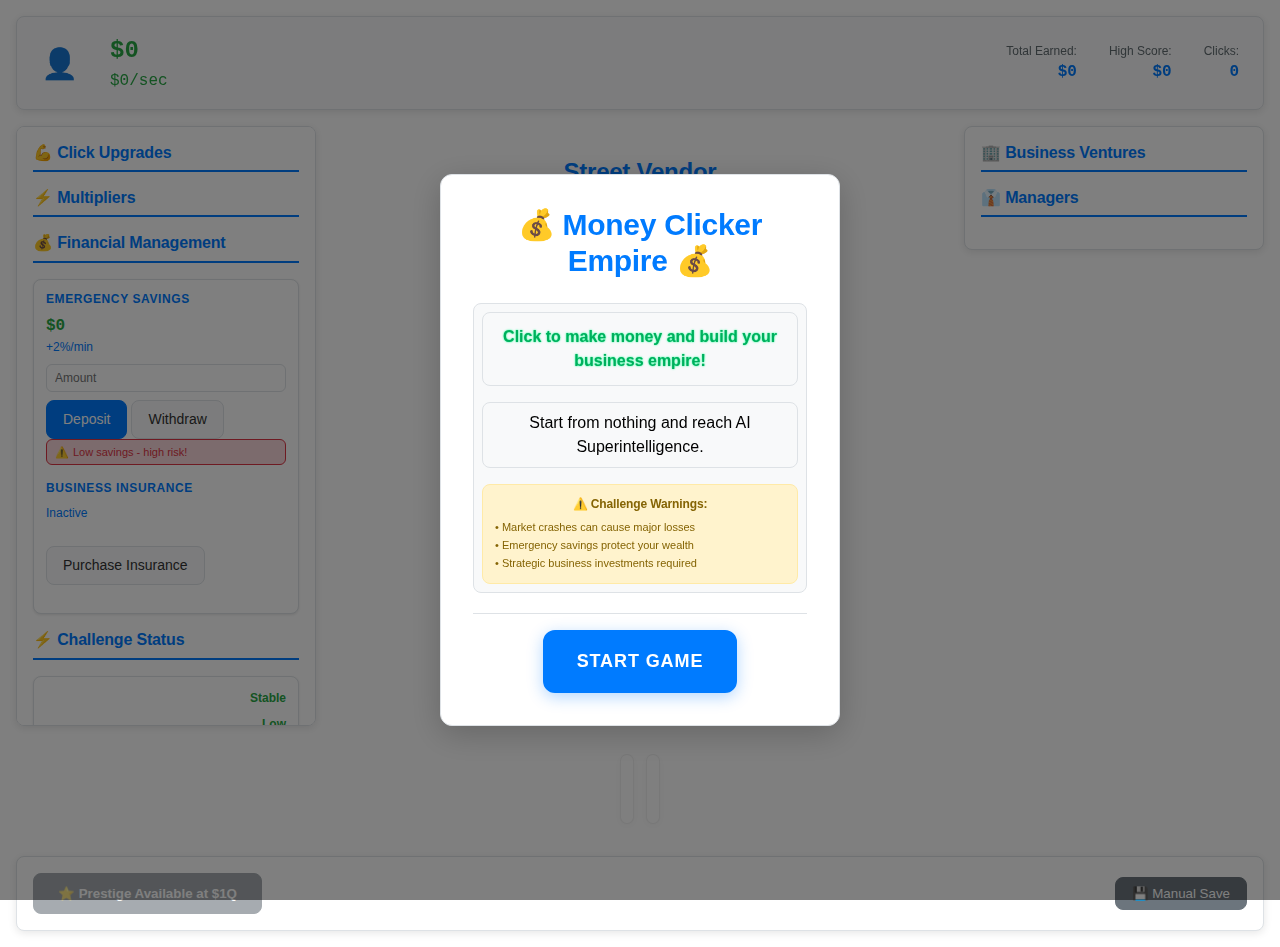
<file: livegames.html>
<!DOCTYPE html>
<html lang="en">
<head>
    <meta charset="UTF-8">
    <meta name="viewport" content="width=device-width, initial-scale=1.0">
    <title>Jake's Empire: From Rags to AI Superintelligence - The Ultimate Challenge</title>
    <link rel="stylesheet" href="livegamesstyle.css">
</head>
<body>
    <!-- Simple Introduction Modal -->
    <div id="storyModal" class="modal story-modal">
        <div class="modal-content story-content">
            <div class="story-header">
                <h1>💰 Money Clicker Empire 💰</h1>
            </div>
            <div class="story-text" id="storyText">
                <div class="intro-content">
                    <p class="game-description"><strong>Click to make money and build your business empire!</strong></p>
                    
                    <p class="story-text">Start from nothing and reach AI Superintelligence.</p>
                    
                    <div class="challenge-warning">
                        <h4>⚠️ Challenge Warnings:</h4>
                        <div class="warning-points">
                            <p>• Market crashes can cause major losses</p>
                            <p>• Emergency savings protect your wealth</p>
                            <p>• Strategic business investments required</p>
                        </div>
                    </div>
                </div>
            </div>
            <div class="story-footer">
                <button id="startGame" class="btn btn--primary btn--lg">Start Game</button>
            </div>
        </div>
    </div>



    <div class="game-container">
        <!-- Top Status Bar -->
        <div class="status-bar">
            <div class="money-display">
                <div class="character-avatar" id="characterAvatar">👤</div>
                <div class="money-info">
                    <div class="current-money">$<span id="currentMoney">0</span></div>
                    <div class="income-rate">$<span id="incomeRate">0</span>/sec</div>
                    <div class="debt-indicator hidden" id="debtIndicator">
                        <span class="debt-label">DEBT:</span>
                        <span class="debt-amount">-$<span id="debtAmount">0</span></span>
                    </div>
                </div>
            </div>
            <div class="lifetime-stats">
                <div class="stat-item">
                    <span class="stat-label">Total Earned:</span>
                    <span class="stat-value">$<span id="totalEarned">0</span></span>
                </div>
                <div class="stat-item">
                    <span class="stat-label">High Score:</span>
                    <span class="stat-value">$<span id="highScore">0</span></span>
                </div>
                <div class="stat-item">
                    <span class="stat-label">Clicks:</span>
                    <span class="stat-value" id="totalClicks">0</span>
                </div>
            </div>
            

        </div>

        <!-- Main Game Area -->
        <div class="main-content">
            <!-- Left Sidebar - Click Upgrades -->
            <div class="sidebar left-sidebar">
                <h3 class="sidebar-title">💪 Click Upgrades</h3>
                <div class="upgrades-list" id="clickUpgrades">
                    <!-- Click upgrades will be dynamically generated -->
                </div>
                
                <h3 class="sidebar-title">⚡ Multipliers</h3>
                <div class="upgrades-list" id="multipliers">
                    <!-- Multipliers will be dynamically generated -->
                </div>

                <h3 class="sidebar-title">💰 Financial Management</h3>
                <div class="financial-panel">
                    <div class="savings-section">
                        <h4>Emergency Savings</h4>
                        <div class="savings-display">
                            <div class="savings-amount">$<span id="savingsAmount">0</span></div>
                            <div class="savings-interest">+<span id="savingsInterest">2</span>%/min</div>
                        </div>
                        <div class="savings-controls">
                            <input type="number" id="savingsInput" placeholder="Amount" class="form-control savings-input">
                            <div class="savings-buttons">
                                <button id="depositBtn" class="btn btn--primary btn--sm">Deposit</button>
                                <button id="withdrawBtn" class="btn btn--secondary btn--sm">Withdraw</button>
                            </div>
                        </div>
                        <div class="savings-warning" id="savingsWarning">
                            <span class="warning-icon">⚠️</span>
                            <span class="warning-text">Low savings - high risk!</span>
                        </div>
                    </div>
                    
                    <div class="insurance-section">
                        <h4>Business Insurance</h4>
                        <div class="insurance-display">
                            <div class="insurance-status" id="insuranceStatus">Inactive</div>
                            <div class="insurance-cost">Cost: <span id="insuranceCost">$0</span>/month</div>
                        </div>
                        <button id="insuranceBtn" class="btn btn--secondary btn--sm">Purchase Insurance</button>
                    </div>
                </div>

                <h3 class="sidebar-title">⚡ Challenge Status</h3>
                <div class="challenge-status" id="challengeStatus">
                    <div class="challenge-stat">
                        <span class="challenge-label">Market Health:</span>
                        <span class="challenge-value" id="marketHealth">Stable</span>
                    </div>
                    <div class="challenge-stat">
                        <span class="challenge-label">Risk Level:</span>
                        <span class="challenge-value" id="riskLevel">Low</span>
                    </div>

                    <div class="challenge-stat">
                        <span class="challenge-label">Crisis Survival:</span>
                        <span class="challenge-value crisis-survival" id="crisisSurvival">0/10</span>
                    </div>
                </div>

                <h3 class="sidebar-title">🏆 Achievements</h3>
                <div class="achievements-list" id="achievementsList">
                    <!-- Achievements will be dynamically generated -->
                </div>
            </div>

            <!-- Center Area - Main Click Button -->
            <div class="center-area">

                
                <div class="business-tier">
                    <h2 id="currentTier">Street Vendor</h2>
                    <div class="tier-description" id="tierDescription">Humble beginnings on the street corner</div>
                    <div class="tier-progress">
                        <div class="progress-bar">
                            <div class="progress-fill" id="tierProgress"></div>
                        </div>
                        <div class="progress-text">
                            Progress to <span id="nextTierName">Small Business Owner</span>
                        </div>
                    </div>
                </div>

                <div class="click-area">
                    <div class="click-tip">
                        💡 <strong>Tip:</strong> Hold the button or space bar to click continuously!
                    </div>
                    <button id="moneyButton" class="money-button">
                        <div class="button-content">
                            <div class="money-symbol">$</div>
                            <div class="click-value">+$<span id="clickValue">1</span></div>
                        </div>
                        <div class="button-glow"></div>
                    </button>
                </div>

                <div class="click-stats">
                    <div class="click-stat">
                        <span class="label">Click Power:</span>
                        <span class="value">$<span id="displayClickValue">1</span></span>
                    </div>
                    <div class="click-stat">
                        <span class="label">Manual CPS:</span>
                        <span class="value" id="manualCPS">0</span>
                    </div>
                    <div class="click-stat hold-indicator" id="holdIndicator" style="display: none;">
                        <span class="label">Hold Mode:</span>
                        <span class="value hold-active">ACTIVE</span>
                    </div>
                </div>
            </div>

            <!-- Right Sidebar - Business Ventures -->
            <div class="sidebar right-sidebar">
                <h3 class="sidebar-title">🏢 Business Ventures</h3>
                <div class="businesses-list" id="businessesList">
                    <!-- Businesses will be dynamically generated -->
                </div>

                <h3 class="sidebar-title">👔 Managers</h3>
                <div class="managers-list" id="managersList">
                    <!-- Managers will be dynamically generated -->
                </div>
            </div>
        </div>

        <!-- ===== Ads: Under Main Content ===== -->
        <div class="ads-row" aria-label="sponsored">
        <!-- 728×90 (Desktop / Large) -->
        <div class="ad-slot ad-728">
            <script type="text/javascript">
            atOptions = {
                'key'    : 'eb1a078043c7129e0f97b92e26a08a3e',
                'format' : 'iframe',
                'height' : 90,
                'width'  : 728,
                'params' : {}
            };
            </script>
            <script type="text/javascript" src="https://www.highperformanceformat.com/eb1a078043c7129e0f97b92e26a08a3e/invoke.js"></script>
        </div>

        <!-- 468×60 (Desktop / Medium) -->
        <div class="ad-slot ad-468">
            <script type="text/javascript">
            atOptions = {
                'key'    : 'ede7e3ae9689c152e525018b06e65432',
                'format' : 'iframe',
                'height' : 60,
                'width'  : 468,
                'params' : {}
            };
            </script>
            <script type="text/javascript" src="https://www.highperformanceformat.com/ede7e3ae9689c152e525018b06e65432/invoke.js"></script>
        </div>

        <!-- 320×50 (Mobile) -->
        <div class="ad-slot ad-320">
            <script type="text/javascript">
            atOptions = {
                'key'    : '4404d2d96e9fdd2085c017e2ecbf8d84',
                'format' : 'iframe',
                'height' : 50,
                'width'  : 320,
                'params' : {}
            };
            </script>
            <script type="text/javascript" src="https://www.highperformanceformat.com/4404d2d96e9fdd2085c017e2ecbf8d84/invoke.js"></script>
        </div>
        </div>

        <!-- Bottom Bar - Prestige & Special Features -->
        <div class="bottom-bar">
            <button id="prestigeButton" class="prestige-btn" disabled>
                <span class="prestige-icon">⭐</span>
                <span class="prestige-text">Prestige Available at $1Q</span>
            </button>
            
            <div class="special-features">
                <button id="emergencyLoan" class="feature-btn loan-btn" style="display: none;">
                    <span class="feature-icon">🆘</span>
                    <span class="feature-text">Emergency Loan</span>
                </button>
                
                <button id="offlineEarnings" class="feature-btn" style="display: none;">
                    <span class="feature-icon">⏰</span>
                    <span class="feature-text">Collect Offline Earnings</span>
                </button>
                
                <button id="saveGame" class="feature-btn">
                    <span class="feature-icon">💾</span>
                    <span class="feature-text">Manual Save</span>
                </button>
                
                <div id="autoSaveIndicator" class="feature-btn auto-save-indicator" style="display: none;">
                    <span class="feature-icon">✓</span>
                    <span class="feature-text">Auto-Saved</span>
                </div>
            </div>
        </div>
    </div>

    <!-- Money Particles Container -->
    <div id="particlesContainer"></div>

    <!-- Achievement Notification -->
    <div id="achievementNotification" class="achievement-notification hidden">
        <div class="notification-content">
            <div class="notification-icon">🏆</div>
            <div class="notification-text">
                <div class="notification-title">Achievement Unlocked!</div>
                <div class="notification-description" id="achievementText"></div>
            </div>
        </div>
    </div>

    <!-- Crisis Notification -->
    <div id="crisisNotification" class="crisis-notification hidden">
        <div class="notification-content">
            <div class="notification-icon" id="crisisIcon">💥</div>
            <div class="notification-text">
                <div class="notification-title" id="crisisTitle">FINANCIAL CRISIS!</div>
                <div class="notification-description" id="crisisText"></div>
            </div>
            <div class="crisis-actions">
                <button id="payInsurance" class="crisis-button" style="display: none;">Use Insurance</button>
                <button id="acceptLoss" class="crisis-button secondary">Accept Loss</button>
            </div>
        </div>
    </div>

    <!-- Challenge Notification -->
    <div id="challengeNotification" class="challenge-notification hidden">
        <div class="notification-content">
            <div class="notification-icon" id="challengeIcon">⚠️</div>
            <div class="notification-text">
                <div class="notification-title" id="challengeTitle">Challenge Event!</div>
                <div class="notification-description" id="challengeText"></div>
            </div>
            <button id="challengeButton" class="challenge-button" style="display: none;">Fight Back!</button>
        </div>
    </div>

    <!-- Challenge Status Bar -->
    <div id="challengeStatusBar" class="challenge-status-bar hidden">
        <div class="status-content">
            <div class="status-icon" id="statusIcon">📊</div>
            <div class="status-text" id="statusText">Economic Recession Active</div>
            <div class="status-timer" id="statusTimer">120s</div>
        </div>
    </div>

    <!-- Prestige Modal -->
    <div id="prestigeModal" class="modal hidden">
        <div class="modal-content">
            <h2>⭐ Prestige Reset ⭐</h2>
            <p>Reset your progress for permanent bonuses!</p>
            <div class="prestige-benefits">
                <div class="benefit-item">
                    <span class="benefit-icon">💎</span>
                    <span class="benefit-text">+<span id="prestigeBonus">0</span>% permanent click multiplier</span>
                </div>
                <div class="benefit-item">
                    <span class="benefit-icon">⚡</span>
                    <span class="benefit-text">Faster progression on restart</span>
                </div>
            </div>
            <div class="modal-buttons">
                <button id="confirmPrestige" class="btn btn--primary">Prestige Now!</button>
                <button id="cancelPrestige" class="btn btn--secondary">Cancel</button>
            </div>
        </div>
    </div>

    <!-- Game Over Modal -->
    <div id="gameOverModal" class="modal hidden">
        <div class="modal-content game-over-content">
            <h2>💸 BANKRUPTCY! 💸</h2>
            <h3>Jake's Empire Has Collapsed!</h3>
            <p class="game-over-message">Jake's debt has spiraled out of control. The empire crumbles under financial pressure.</p>
            <div class="game-over-separator">GAME OVER</div>
            <div class="modal-buttons">
                <button id="restartAfterGameOver" class="btn btn--primary">Start Fresh</button>
            </div>
            <p class="game-over-footer">"Sometimes you have to lose everything to appreciate what you had." - Jake</p>
        </div>
    </div>

    <!-- Asset Seizure Notification -->
    <div id="assetSeizureNotification" class="crisis-notification hidden">
        <div class="notification-content">
            <div class="notification-icon" id="seizureIcon">🚨</div>
            <div class="notification-text">
                <div class="notification-title" id="seizureTitle">ASSET SEIZURE!</div>
                <div class="notification-description" id="seizureText"></div>
            </div>
            <div class="seizure-progress">
                <div class="progress-bar">
                    <div class="progress-fill" id="seizureProgress"></div>
                </div>
                <div class="progress-text" id="seizureProgressText">Liquidating assets...</div>
            </div>
        </div>
    </div>

    <!-- Victory Modal -->
    <div id="victoryModal" class="modal hidden">
        <div class="modal-content victory-content">
            <h2>🌟 UNIVERSAL SOVEREIGN! 🌟</h2>
            <h3 id="victoryTitle">Jake Has Achieved Ultimate Cosmic Dominance!</h3>
            <p class="victory-message" id="victoryMessage">From a struggling convenience store clerk to the ruler of the universe - Jake's transformation is complete!</p>
            <div class="victory-separator">ULTIMATE VICTORY ACHIEVED!</div>
            <p class="victory-story" id="victoryStory">Jake now controls wealth that spans galaxies, his name echoing through the cosmos as the ultimate business emperor.</p>
            <div class="modal-buttons">
                <button id="continueVictory" class="btn btn--primary">Continue Empire</button>
                <button id="restartVictory" class="btn btn--secondary">New Challenge</button>
            </div>
            <p class="victory-footer">"The universe is just the beginning..." - Jake Martinez, Universal Sovereign</p>
        </div>
    </div>

    <!-- Emergency Loan Modal -->
    <div id="loanModal" class="modal hidden">
        <div class="modal-content loan-content">
            <h2>🆘 Emergency Loan</h2>
            <p>Get out of debt with an emergency loan, but beware of the high interest rates!</p>
            <div class="loan-details">
                <div class="loan-amount">Loan Amount: $<span id="loanAmount">50000</span></div>
                <div class="loan-interest">Interest Rate: 25% per minute</div>
                <div class="loan-warning">⚠️ Failure to repay will result in business seizures!</div>
            </div>
            <div class="modal-buttons">
                <button id="acceptLoan" class="btn btn--primary">Accept Loan</button>
                <button id="declineLoan" class="btn btn--secondary">Decline</button>
            </div>
        </div>
    </div>

    <script src="livegamesapp.js"></script>
</body>
</html>
</file>
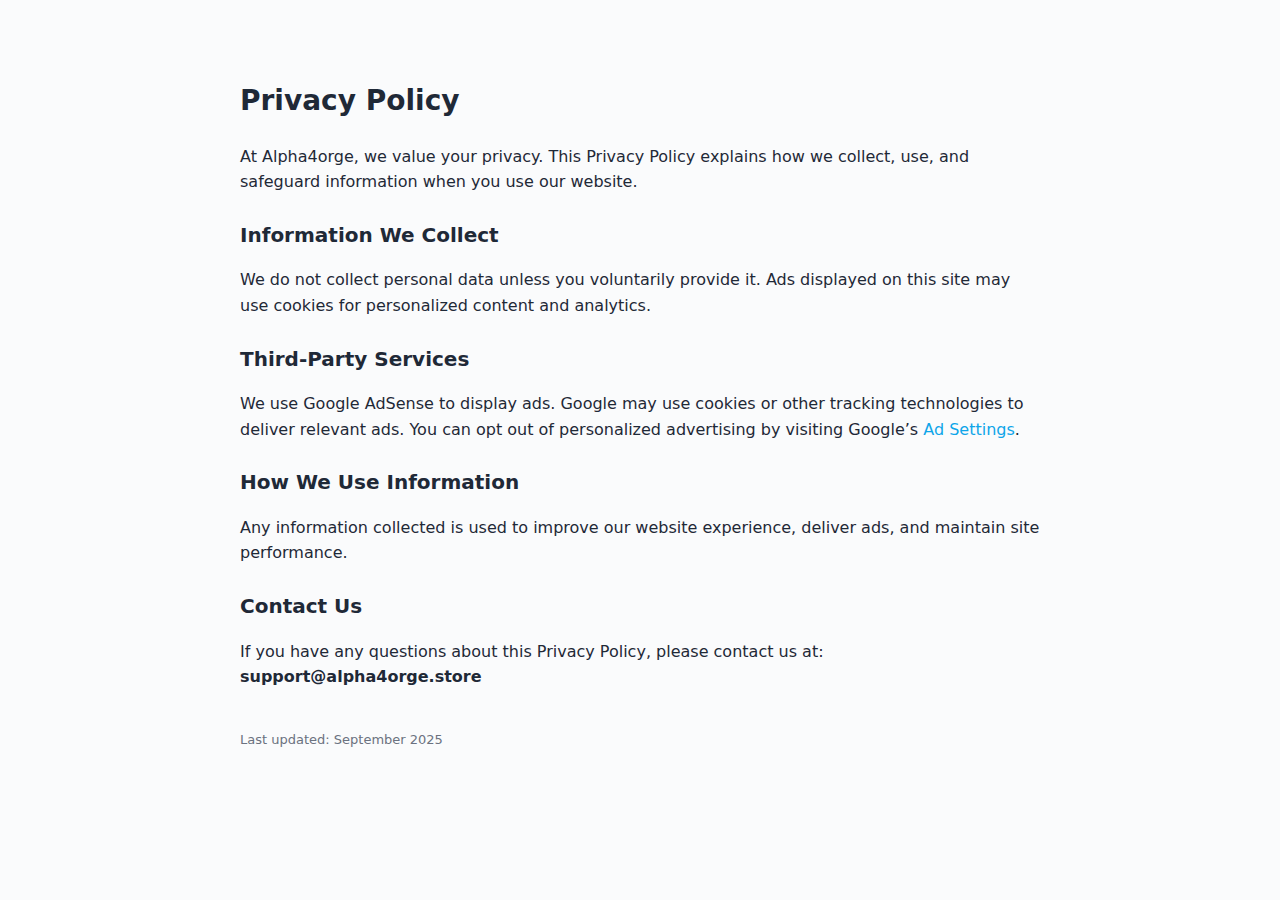
<file: privacy.html>
<!doctype html>
<html lang="en">
<head>
  <meta charset="utf-8"/>
  <meta name="viewport" content="width=device-width, initial-scale=1"/>
  <title>Privacy Policy – Alpha4orge</title>
  <style>
    body {
      font-family: Inter, system-ui, Arial, sans-serif;
      max-width: 800px;
      margin: 40px auto;
      padding: 20px;
      line-height: 1.6;
      color: #1f2937;
      background: #fafbfc;
    }
    h1 { font-size: 28px; margin-bottom: 20px; }
    h2 { margin-top: 24px; font-size: 20px; }
    p { margin: 12px 0; }
    a { color: #0ea5e9; text-decoration: none; }
    a:hover { text-decoration: underline; }
  </style>
</head>
<body>
  <h1>Privacy Policy</h1>
  <p>At Alpha4orge, we value your privacy. This Privacy Policy explains how we collect, use, and safeguard information when you use our website.</p>

  <h2>Information We Collect</h2>
  <p>We do not collect personal data unless you voluntarily provide it. Ads displayed on this site may use cookies for personalized content and analytics.</p>

  <h2>Third-Party Services</h2>
  <p>We use Google AdSense to display ads. Google may use cookies or other tracking technologies to deliver relevant ads. You can opt out of personalized advertising by visiting Google’s <a href="https://www.google.com/settings/ads/" target="_blank">Ad Settings</a>.</p>

  <h2>How We Use Information</h2>
  <p>Any information collected is used to improve our website experience, deliver ads, and maintain site performance.</p>

  <h2>Contact Us</h2>
  <p>If you have any questions about this Privacy Policy, please contact us at: <strong>support@alpha4orge.store</strong></p>

  <p style="margin-top:40px;font-size:13px;color:#6b7280;">Last updated: September 2025</p>
</body>
</html>
</file>
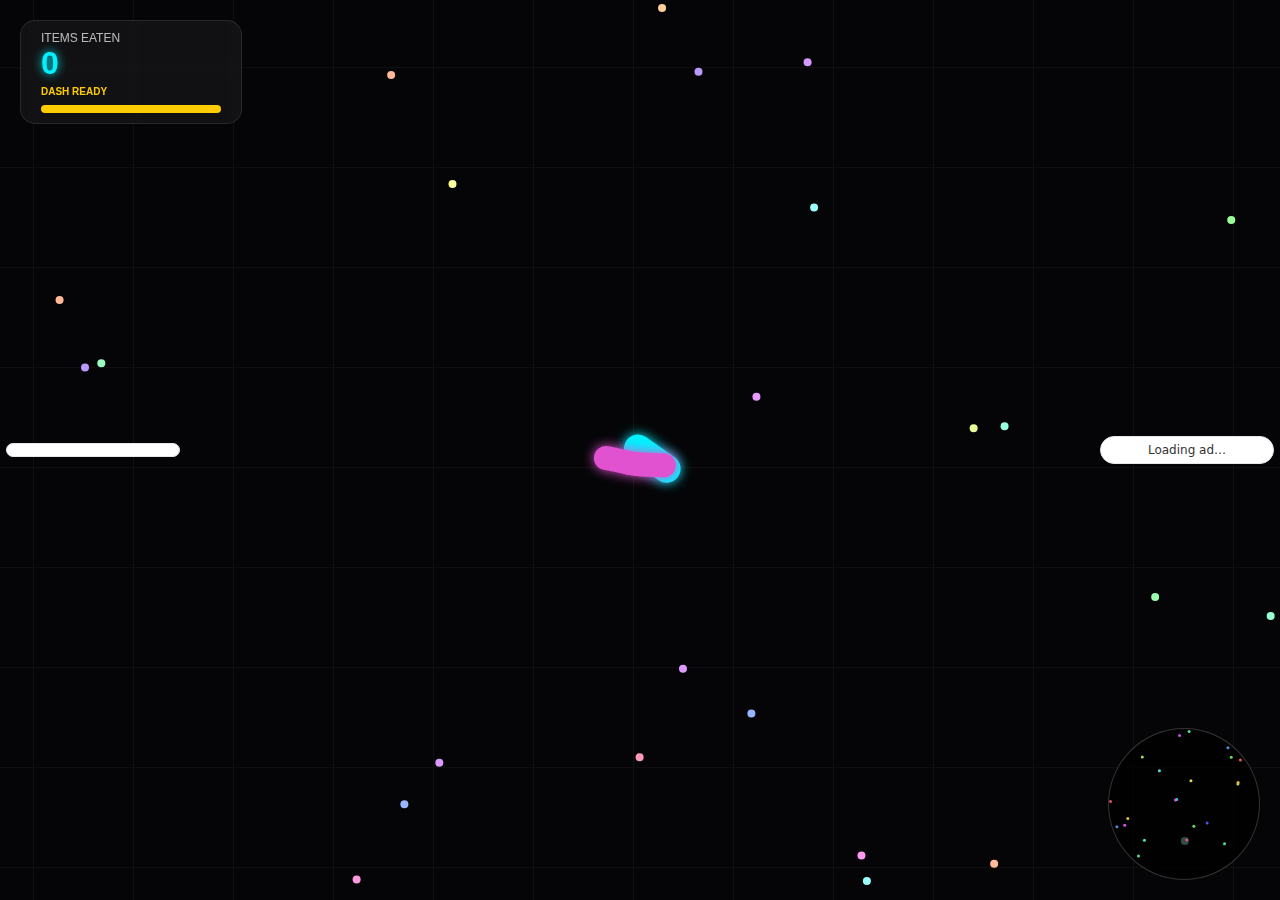
<file: SG2.html>
<!DOCTYPE html>
<html lang="en">
<head>
    <meta charset="UTF-8">
    <meta name="viewport" content="width=device-width, initial-scale=1.0, maximum-scale=1.0, user-scalable=no">
    <title>Neon Worms: Eternal Predator</title>
    <style>
        :root {
            --bg: #050507;
            --player: #00f2ff;
            --king: #ff0044;
            --dash: #ffcc00;
            --ui-glass: rgba(255, 255, 255, 0.05);
        }

        body, html {
            margin: 0; padding: 0; width: 100%; height: 100%;
            overflow: hidden; background: var(--bg);
            font-family: 'Segoe UI', sans-serif; color: white;
            user-select: none; touch-action: none;
        }

        canvas { display: block; }

        /* Mobile Landscape Optimization */
        @media screen and (orientation: portrait) {
            #portrait-warning { display: flex; }
        }

        #portrait-warning {
            position: fixed; inset: 0; background: var(--bg);
            z-index: 9999; display: none; flex-direction: column;
            align-items: center; justify-content: center; text-align: center;
        }

        /* HUD & UI */
        #ui-layer {
            position: absolute; inset: 0; pointer-events: none;
            padding: 20px; box-sizing: border-box;
        }

        .hud-top { display: flex; justify-content: space-between; align-items: flex-start; }

        .stats-box {
            background: var(--ui-glass); backdrop-filter: blur(5px);
            padding: 10px 20px; border-radius: 15px; border: 1px solid rgba(255,255,255,0.1);
        }

        .score-value { font-size: 32px; font-weight: 900; color: var(--player); text-shadow: 0 0 10px var(--player); }
        
        /* Dash Bar */
        .dash-container { width: 180px; height: 8px; background: rgba(255,255,255,0.1); border-radius: 4px; margin-top: 8px; overflow: hidden; }
        #dash-bar { width: 100%; height: 100%; background: var(--dash); transition: width 0.1s; }
        .dash-label { font-size: 10px; color: var(--dash); text-transform: uppercase; font-weight: bold; margin-top: 4px; }

        /* Minimap */
        #minimap {
            position: absolute; bottom: 20px; right: 20px;
            width: 150px; height: 150px;
            background: rgba(0,0,0,0.7); border: 1px solid rgba(255,255,255,0.2);
            border-radius: 50%; pointer-events: none;
        }

        /* Mobile Controls */
        .mobile-btn {
            position: absolute; bottom: 40px; right: 180px;
            width: 70px; height: 70px; background: rgba(255,255,255,0.1);
            border: 2px solid var(--dash); border-radius: 50%;
            display: none; align-items: center; justify-content: center;
            pointer-events: all; font-weight: bold; color: var(--dash);
        }

        #joystick-base {
            position: absolute; bottom: 40px; left: 40px;
            width: 120px; height: 120px; background: rgba(255,255,255,0.05);
            border-radius: 50%; display: none; pointer-events: all; border: 1px solid rgba(255,255,255,0.1);
        }

        #joystick-stick {
            position: absolute; top: 50%; left: 50%; transform: translate(-50%, -50%);
            width: 45px; height: 45px; background: var(--player);
            border-radius: 50%; box-shadow: 0 0 15px var(--player);
        }

        @media (pointer: coarse) { .mobile-btn, #joystick-base { display: block; } }

        /* Game Over */
        #game-over {
            position: absolute; top: 50%; left: 50%; transform: translate(-50%, -50%);
            background: rgba(5, 5, 10, 0.95); padding: 40px; border-radius: 30px;
            text-align: center; border: 2px solid var(--king);
            display: none; pointer-events: all; width: 80%; max-width: 350px;
            backdrop-filter: blur(10px);
        }

        .share-btn { background: #1da1f2; margin-top: 10px; width: 100%; }
        button {
            padding: 12px 25px; border: none; border-radius: 50px;
            font-weight: bold; cursor: pointer; color: white; background: var(--player);
            margin: 5px; transition: transform 0.2s;
        }
        button:active { transform: scale(0.95); }

        /* =========================
   ✅ ADS (Desktop side + Game Over slot)
   ========================= */
        .side-ad{
        position: fixed;
        top: 50%;
        transform: translateY(-50%);
        width: 174px;
        z-index: 900;
        pointer-events: auto;
        }
        .side-ad.left{ left: 6px; }
        .side-ad.right{ right: 6px; }

        .ad-slab{
        background:#fff;
        border:1px solid #e5e7eb;
        border-radius:14px;
        padding:6px;
        color:#333;
        font-family: system-ui, -apple-system, Segoe UI, Roboto, sans-serif;
        font-size: 12px;
        text-align: center;
        }

        @media (max-width: 1100px){
        .side-ad{ display:none !important; }
        }

        .go-ad-wrap{
        width: 92%;
        margin: 12px auto 0;
        text-align: center;
        }
        .go-ad-label{
        font-size: 11px;
        opacity: .7;
        margin-bottom: 6px;
        }
        #bottomAdWrap{
        position: fixed;
        left: 50%;
        bottom: 6px;
        transform: translateX(-50%);
        z-index: 950;
        }

        /* show only on touch devices + landscape */
        @media (pointer: coarse) and (orientation: landscape){
        #bottomAdWrap{ display:block; }
        /* lift controls above the banner */
        #joystick-base{ bottom: 110px; left: 24px; }
        .mobile-btn{ bottom: 110px; right: 24px; }
        #minimap{ bottom: 110px; right: 20px; }
        }

        /* never show banner on portrait */
        @media (orientation: portrait){
        #bottomAdWrap{ display:none !important; }
        }

    </style>
</head>
<body>
    <!-- ✅ Side Ads (Desktop only) -->
<div id="sideAdLeftWrap" class="side-ad left" style="display:none;">
  <div id="sideAdLeft" class="ad-slab">Loading ad…</div>
</div>

<div id="sideAdRightWrap" class="side-ad right" style="display:none;">
  <div id="sideAdRight" class="ad-slab">Loading ad…</div>
</div>

    <div id="portrait-warning">
        <h2>ROTATE DEVICE</h2>
        <p>Landscape mode required for the arena.</p>
    </div>

    <div id="ui-layer">
        <div class="hud-top">
            <div class="stats-box">
                <div style="font-size: 12px; opacity: 0.7;">ITEMS EATEN</div>
                <div id="score-val" class="score-value">0</div>
                <div class="dash-label">Dash Ready</div>
                <div class="dash-container"><div id="dash-bar"></div></div>
            </div>
        </div>

        <canvas id="minimap"></canvas>

        <div id="joystick-base"><div id="joystick-stick"></div></div>
        <div class="mobile-btn" id="dash-btn">DASH</div>

        <div id="game-over">
            <h1 style="color: var(--king); margin: 0;">ELIMINATED</h1>
                

            <p id="death-msg">The predator was stronger.</p>
            <h2 id="final-score">Score: 0</h2>
            <div class="go-ad-wrap">
                <div class="go-ad-label">Advertisement</div>
                <div id="go-ad-300" class="ad-slab" style="display:none;">Loading ad…</div>
                <div id="go-ad-320" class="ad-slab" style="display:none;">Loading ad…</div>
                </div>
            <button onclick="location.reload()">RESPAWN</button>
            <button class="share-btn" onclick="shareScore()">SHARE SCORE</button>
        </div>
    </div>

    <canvas id="gameCanvas"></canvas>

    <script>
        const canvas = document.getElementById('gameCanvas');
        const ctx = canvas.getContext('2d');
        const mCanvas = document.getElementById('minimap');
        const mCtx = mCanvas.getContext('2d');
        const scoreVal = document.getElementById('score-val');
        const dashBar = document.getElementById('dash-bar');

        const WORLD_SIZE = 4000;
        const BOT_COUNT = 25;
        const FOOD_COUNT = 400;
        
        let snakes = [];
        let foods = [];
        let camera = { x: 0, y: 0 };
        let player;
        let gameActive = true;
        let itemsEaten = 0;

        let lastFrame = performance.now();
        requestAnimationFrame(loop);


        // Input Handling
        let keys = {};
        let mouse = { x: 0, y: 0 };
        let touchData = { active: false, x: 0, y: 0 };
        let inputMode = "mouse";        // "mouse" | "keyboard" | "touch"
        let lastKeyboardTime = 0;
        const KEYBOARD_LOCK_MS = 1200;  // keep mouse disabled for 1.2s after last key press


        class Snake {
            constructor(id, x, y, isPlayer = false, isKing = false) {
                this.id = id;
                this.isPlayer = isPlayer;
                this.isKing = isKing;
                this.segments = [];
                
                let startLen = isKing ? 100 : (isPlayer ? 15 : 12 + Math.random() * 20);
                for(let i=0; i<startLen; i++) this.segments.push({x, y});
                
                this.angle = Math.random() * Math.PI * 2;
                //this.baseSpeed = isKing ? 260 : (isPlayer ? 220 : 200); // consistent across 60/90/120Hz
                this.baseSpeed = isKing ? 180 : (isPlayer ? 150 : 135);


                this.radius = isKing ? 28 : (isPlayer ? 14 : 12);
                this.color = isKing ? '#ff0044' : (isPlayer ? '#00f2ff' : `hsl(${Math.random()*360}, 70%, 60%)`);
                
                this.lastDash = 0;
                this.dashCooldown = 1500; 
                this.isDashing = false;
                this.dashDuration = 350;

                this.aiState = 'wander';
                this.huntTimer = 0;
                this.target = null;
            }

            dash() {
                const now = Date.now();
                if (now - this.lastDash > this.dashCooldown) {
                    this.isDashing = true;
                    if (navigator.vibrate) navigator.vibrate(20);

                    this.lastDash = now;
                    setTimeout(() => { this.isDashing = false; }, this.dashDuration);
                }
            }

            update(dt) {
                if (this.isPlayer) this.handlePlayerInput(dt);
                else this.handleAI(dt);

                const speed = this.isDashing ? this.baseSpeed * 2.5 : this.baseSpeed;
                const head = this.segments[0];

                const step = speed * dt; // ✅ time-based movement
                const nextX = head.x + Math.cos(this.angle) * step;
                const nextY = head.y + Math.sin(this.angle) * step;

                this.segments.unshift({
                    x: Math.max(0, Math.min(WORLD_SIZE, nextX)),
                    y: Math.max(0, Math.min(WORLD_SIZE, nextY))
                });

                if (!this.growing) this.segments.pop();
                this.growing = false;
            }


            handlePlayerInput(dt) {
                // ✅ Turn speed consistent across devices
                const TURN_SPEED = 6.0; // rad/sec  (≈0.1 per frame at 60fps)
                if (keys['ArrowLeft'])  this.angle -= TURN_SPEED * dt;
                if (keys['ArrowRight']) this.angle += TURN_SPEED * dt;

                // Smooth factor (frame-rate independent)
                const smoothK = 1 - Math.exp(-10 * dt);

                // ✅ Joystick (deadzone + normalized)
                if (touchData.active) {
                    inputMode = "touch";

                    const dx = touchData.x;
                    const dy = touchData.y;

                    const deadzone = 10; // px
                    const mag = Math.hypot(dx, dy);

                    if (mag > deadzone) {
                        const targetAngle = Math.atan2(dy, dx);
                        let diff = targetAngle - this.angle;
                        while (diff < -Math.PI) diff += Math.PI * 2;
                        while (diff >  Math.PI) diff -= Math.PI * 2;

                        this.angle += diff * smoothK;
                    }
                    return;
                }

                // ✅ Mouse aim only if keyboard hasn't been used recently
                if (inputMode === "mouse" && (Date.now() - lastKeyboardTime > KEYBOARD_LOCK_MS)) {
                    const dx = mouse.x - canvas.width / 2;
                    const dy = mouse.y - canvas.height / 2;

                    const targetAngle = Math.atan2(dy, dx);
                    let diff = targetAngle - this.angle;
                    while (diff < -Math.PI) diff += Math.PI * 2;
                    while (diff >  Math.PI) diff -= Math.PI * 2;

                    this.angle += diff * smoothK;
                }
            }


            handleAI() {
                const head = this.segments[0];

                if (this.isKing) {
                    // King always stalks the player
                    const dist = Math.hypot(player.segments[0].x - head.x, player.segments[0].y - head.y);
                    if (dist < 1200) {
                        const targetAngle = Math.atan2(player.segments[0].y - head.y, player.segments[0].x - head.x);
                        this.angle += (targetAngle - this.angle) * 0.05;
                    }
                } else {
                    // Standard bots Hunt/Wander logic
                    if (this.aiState === 'wander') {
                        if (Math.random() < 0.01) {
                            const prey = snakes.find(s => s.id !== this.id && s.segments.length < this.segments.length);
                            if (prey && Math.hypot(head.x - prey.segments[0].x, head.y - prey.segments[0].y) < 500) {
                                this.aiState = 'hunt'; this.target = prey; this.huntTimer = Date.now();
                            }
                        }
                        this.angle += (Math.random() - 0.5) * 0.1;
                    } else {
                        if (!this.target || Date.now() - this.huntTimer > 4000) this.aiState = 'wander';
                        else {
                            const targetAngle = Math.atan2(this.target.segments[0].y - head.y, this.target.segments[0].x - head.x);
                            this.angle += (targetAngle - this.angle) * 0.1;
                        }
                    }
                }

                if (head.x < 150 || head.x > WORLD_SIZE-150 || head.y < 150 || head.y > WORLD_SIZE-150) this.angle += 0.2;
            }

            draw(ctx, camX, camY) {
                ctx.save();
                ctx.shadowBlur = this.isDashing ? 25 : 12;
                ctx.shadowColor = this.isDashing ? 'white' : this.color;
                ctx.strokeStyle = this.color;
                ctx.lineWidth = this.radius * 2;
                ctx.lineCap = 'round'; ctx.lineJoin = 'round';

                ctx.beginPath();
                this.segments.forEach((s, i) => {
                    if (i === 0) ctx.moveTo(s.x - camX, s.y - camY);
                    else ctx.lineTo(s.x - camX, s.y - camY);
                });
                ctx.stroke();
                ctx.restore();
            }
        }

        function init() {
            canvas.width = window.innerWidth; canvas.height = window.innerHeight;
            mCanvas.width = 150; mCanvas.height = 150;
            
            player = new Snake('p1', WORLD_SIZE/2, WORLD_SIZE/2, true);
            snakes.push(player);

            // The Eternal Predator
            snakes.push(new Snake('king', 100, 100, false, true));

            for(let i=0; i<BOT_COUNT; i++) spawnBot();
            for(let i=0; i<FOOD_COUNT; i++) spawnFood();
        }

        function spawnBot() {
            snakes.push(new Snake(Date.now() + Math.random(), Math.random()*WORLD_SIZE, Math.random()*WORLD_SIZE));
        }

        function spawnFood() {
            foods.push({ x: Math.random()*WORLD_SIZE, y: Math.random()*WORLD_SIZE, color: `hsl(${Math.random()*360}, 100%, 80%)` });
        }

        function checkCollisions() {
            snakes.forEach(s => {
                const head = s.segments[0];

                // Food collision
                foods.forEach((f, i) => {
                    if (Math.hypot(head.x - f.x, head.y - f.y) < s.radius + 15) {
                        s.growing = true; foods.splice(i, 1); spawnFood();
                        if (s.isPlayer) { itemsEaten++; scoreVal.innerText = itemsEaten; }
                    }
                });

                // Snake body collisions
                snakes.forEach(other => {
                    if (s.id === other.id) return;
                    other.segments.forEach((seg, idx) => {
                        if (Math.hypot(head.x - seg.x, head.y - seg.y) < s.radius + other.radius) {
                            if (s.segments.length > other.segments.length) {
                                s.growing = true;
                                other.segments.splice(idx, 1);
                                if (s.isPlayer) { itemsEaten += 2; scoreVal.innerText = itemsEaten; }
                                if (other.segments.length < 2) {
                                    if (other.isPlayer) endGame();
                                    else {
                                        snakes = snakes.filter(sn => sn.id !== other.id);
                                        spawnBot();
                                    }
                                }
                            }
                        }
                    });
                });
            });

            // King Auto-Scaling (Always bigger than player)
            const king = snakes.find(s => s.isKing);
            if (king && king.segments.length < player.segments.length + 30) {
                king.growing = true;
            }
        }

       function endGame() {
        gameActive = false;
        document.getElementById('final-score').innerText = "Score: " + itemsEaten;
        document.getElementById('game-over').style.display = 'block';

        // ✅ show ad in game over popup
        mountGameOverAds();
        }


        function loop(t) {
        if (!gameActive) return;
        requestAnimationFrame(loop);

        // --- delta time (seconds) ---
        let dt = (t - lastFrame) / 1000;
        lastFrame = t;

        // safety clamps (prevents huge jumps after tab switch)
        if (!isFinite(dt) || dt <= 0) dt = 1 / 60;
        dt = Math.min(dt, 0.05);

        camera.x = player.segments[0].x - canvas.width/2;
        camera.y = player.segments[0].y - canvas.height/2;

        ctx.fillStyle = '#050507';
        ctx.fillRect(0, 0, canvas.width, canvas.height);

        // Grid (your existing code)
        ctx.strokeStyle = '#111'; ctx.lineWidth = 1;
        for(let x = -camera.x % 100; x < canvas.width; x += 100) {
            ctx.beginPath(); ctx.moveTo(x, 0); ctx.lineTo(x, canvas.height); ctx.stroke();
        }
        for(let y = -camera.y % 100; y < canvas.height; y += 100) {
            ctx.beginPath(); ctx.moveTo(0, y); ctx.lineTo(canvas.width, y); ctx.stroke();
        }

        // foods draw (your existing)
        foods.forEach(f => {
            ctx.fillStyle = f.color;
            ctx.beginPath();
            ctx.arc(f.x - camera.x, f.y - camera.y, 4, 0, Math.PI*2);
            ctx.fill();
        });

        // ✅ IMPORTANT: pass dt here
        snakes.forEach(s => { s.update(dt); s.draw(ctx, camera.x, camera.y); });

        checkCollisions();

        // Dash bar (your existing)
        const cooldownProgress = Math.min(1, (Date.now() - player.lastDash) / player.dashCooldown);
        dashBar.style.width = (cooldownProgress * 100) + "%";
        dashBar.style.background = cooldownProgress < 1 ? "#555" : "var(--dash)";

        // Minimap (your existing)
        mCtx.clearRect(0, 0, 150, 150);
        const r = 150 / WORLD_SIZE;
        snakes.forEach(s => {
            mCtx.fillStyle = s.color;
            mCtx.beginPath();
            mCtx.arc(s.segments[0].x * r, s.segments[0].y * r, s.isKing ? 3 : 1.5, 0, Math.PI*2);
            mCtx.fill();
        });
        }

        /* =========================
   ✅ ADSTERRA (Same as Candy/Tetris - Sequential Loader)
   ========================= */
        function loadAdsterraSequential(container, key, w, h) {
        return new Promise((resolve) => {
            if (!container) return resolve(false);

            container.innerHTML = "";
            const def = document.createElement("script");
            def.type = "text/javascript";
            def.text = `
            window.atOptions = {
                key: '${key}',
                format: 'iframe',
                height: ${h},
                width: ${w},
                params: {}
            };
            `;

            const inv = document.createElement("script");
            inv.type = "text/javascript";
            inv.src  = "https://www.highperformanceformat.com/" + key + "/invoke.js";
            inv.onload = () => resolve(true);
            inv.onerror = () => resolve(false);

            container.appendChild(def);
            container.appendChild(inv);
        });
        }

        let adQueue = Promise.resolve();
        function queueAd(container, key, w, h){
        adQueue = adQueue.then(() => loadAdsterraSequential(container, key, w, h));
        return adQueue;
        }

        // ✅ Reuse your Candy/Tetris Adsterra keys (replace if you generated new ones)
        const KEY_LEFT_160x600  = "001d2d159d6e43ef2e7fbbbcd1832bc4"; // 160x600
        const KEY_RIGHT_160x300 = "f9a2403e20a69cbd4e016e13ae4e06e1"; // 160x300
        const KEY_RECT_300x250  = "f7c53ea38f793fd4f60f274c989e86a3"; // 300x250
        const KEY_BANNER_320x50 = "4404d2d96e9fdd2085c017e2ecbf8d84"; // 320x50

        let _goAdsLoaded = false;
        async function mountGameOverAds(){
        if (_goAdsLoaded) return;

        const ad320 = document.getElementById("go-ad-320");
        const ad300 = document.getElementById("go-ad-300");
        const isMobile = window.matchMedia("(max-width: 560px)").matches;

        if (isMobile){
            if (ad300) ad300.style.display = "none";
            if (ad320){
            ad320.style.display = "block";
            await queueAd(ad320, KEY_BANNER_320x50, 320, 50);
            }
        } else {
            if (ad320) ad320.style.display = "none";
            if (ad300){
            ad300.style.display = "block";
            await queueAd(ad300, KEY_RECT_300x250, 300, 250);
            }
        }

        _goAdsLoaded = true;
        }

        // Side ads rotation (desktop only)
        let _sideRotator = null;
        let _side = "left";
        function sideAdsAllowed(){ return window.matchMedia("(min-width: 1101px)").matches; }

        async function mountOneSideAd(){
        if (!sideAdsAllowed()) return;

        const leftWrap = document.getElementById("sideAdLeftWrap");
        const rightWrap = document.getElementById("sideAdRightWrap");
        const left = document.getElementById("sideAdLeft");
        const right = document.getElementById("sideAdRight");

        if (!leftWrap || !rightWrap || !left || !right) return;

        leftWrap.style.display = "block";
        rightWrap.style.display = "block";

        if (_side === "left"){
            await queueAd(left, KEY_LEFT_160x600, 160, 600);
            _side = "right";
        } else {
            await queueAd(right, KEY_RIGHT_160x300, 160, 300);
            _side = "left";
        }
        }

        function startSideAdsRotation(){
        if (!sideAdsAllowed()) return;
        mountOneSideAd(); // load first immediately
        if (_sideRotator) clearInterval(_sideRotator);
        _sideRotator = setInterval(mountOneSideAd, 45000); // rotate every 45s
        }

        window.addEventListener("resize", () => {
        // if resized to desktop later, start side ads
        if (sideAdsAllowed() && !_sideRotator) startSideAdsRotation();
        });


        // --- Controls ---
        window.addEventListener('keydown', e => {
            keys[e.code] = true;

            // lock to keyboard mode on any arrow/WASD/space
            inputMode = "keyboard";
            lastKeyboardTime = Date.now();

            if (e.code === 'Space') player.dash();
        });

        window.addEventListener('keyup', e => {
            keys[e.code] = false;
            // keep keyboard mode for a short time (prevents mouse instantly taking over)
            lastKeyboardTime = Date.now();
        });

        window.addEventListener('mousemove', e => {
            mouse.x = e.clientX;
            mouse.y = e.clientY;

            // only switch back to mouse if keyboard hasn't been used recently
            if (Date.now() - lastKeyboardTime > KEYBOARD_LOCK_MS && !touchData.active) {
                inputMode = "mouse";
            }
        });

        window.addEventListener('mousedown', () => player.dash());

        // Mobile Joystick
        const stick = document.getElementById('joystick-stick');
        const base = document.getElementById('joystick-base');
        base.addEventListener('touchstart', () => { touchData.active = true; });
        base.addEventListener('touchmove', e => {
            e.preventDefault();
            const rect = base.getBoundingClientRect();
            const centerX = rect.left + 60, centerY = rect.top + 60;
            touchData.x = e.touches[0].clientX - centerX;
            touchData.y = e.touches[0].clientY - centerY;
            const dist = Math.min(50, Math.hypot(touchData.x, touchData.y));
            const angle = Math.atan2(touchData.y, touchData.x);
            stick.style.transform = `translate(calc(-50% + ${Math.cos(angle)*dist}px), calc(-50% + ${Math.sin(angle)*dist}px))`;
        }, { passive: false });
        base.addEventListener('touchend', () => { 
            touchData.active = false; stick.style.transform = 'translate(-50%, -50%)'; 
        });
        document.getElementById('dash-btn').addEventListener('touchstart', (e) => { e.preventDefault(); player.dash(); });

        function shareScore() {
            const msg = `I ate ${itemsEaten} items in Neon Worms! Watch out for the King Snake!`;
            if (navigator.share) navigator.share({ title: 'Neon Worms', text: msg, url: window.location.href });
            else alert("Copied score: " + itemsEaten);
        }

        window.oncontextmenu = (e) => e.preventDefault();
        window.addEventListener('resize', () => { canvas.width = window.innerWidth; canvas.height = window.innerHeight; });

        init();
        startSideAdsRotation();

        loop();

        let _bottomAdLoaded = false;

        async function mountBottomBannerAd(){
        if (_bottomAdLoaded) return;
        const el = document.getElementById("bottomAd");
        if (!el) return;

        // use your existing key
        await queueAd(el, KEY_BANNER_320x50, 320, 50);
        _bottomAdLoaded = true;
        }

        function refreshBottomAdVisibility(){
        const wrap = document.getElementById("bottomAdWrap");
        if (!wrap) return;

        const show =
            window.matchMedia("(pointer: coarse)").matches &&
            window.matchMedia("(orientation: landscape)").matches;

        wrap.style.display = show ? "block" : "none";
        if (show) mountBottomBannerAd();
        }

        window.addEventListener("resize", refreshBottomAdVisibility);
        window.addEventListener("orientationchange", refreshBottomAdVisibility);
        window.addEventListener("load", refreshBottomAdVisibility);

    </script>
    <!-- ✅ Bottom Banner Ad (Landscape only on mobile/tablet) -->
<div id="bottomAdWrap" style="display:none;">
  <div id="bottomAd" class="ad-slab">Loading ad…</div>
</div>

</body>
</html>
</file>
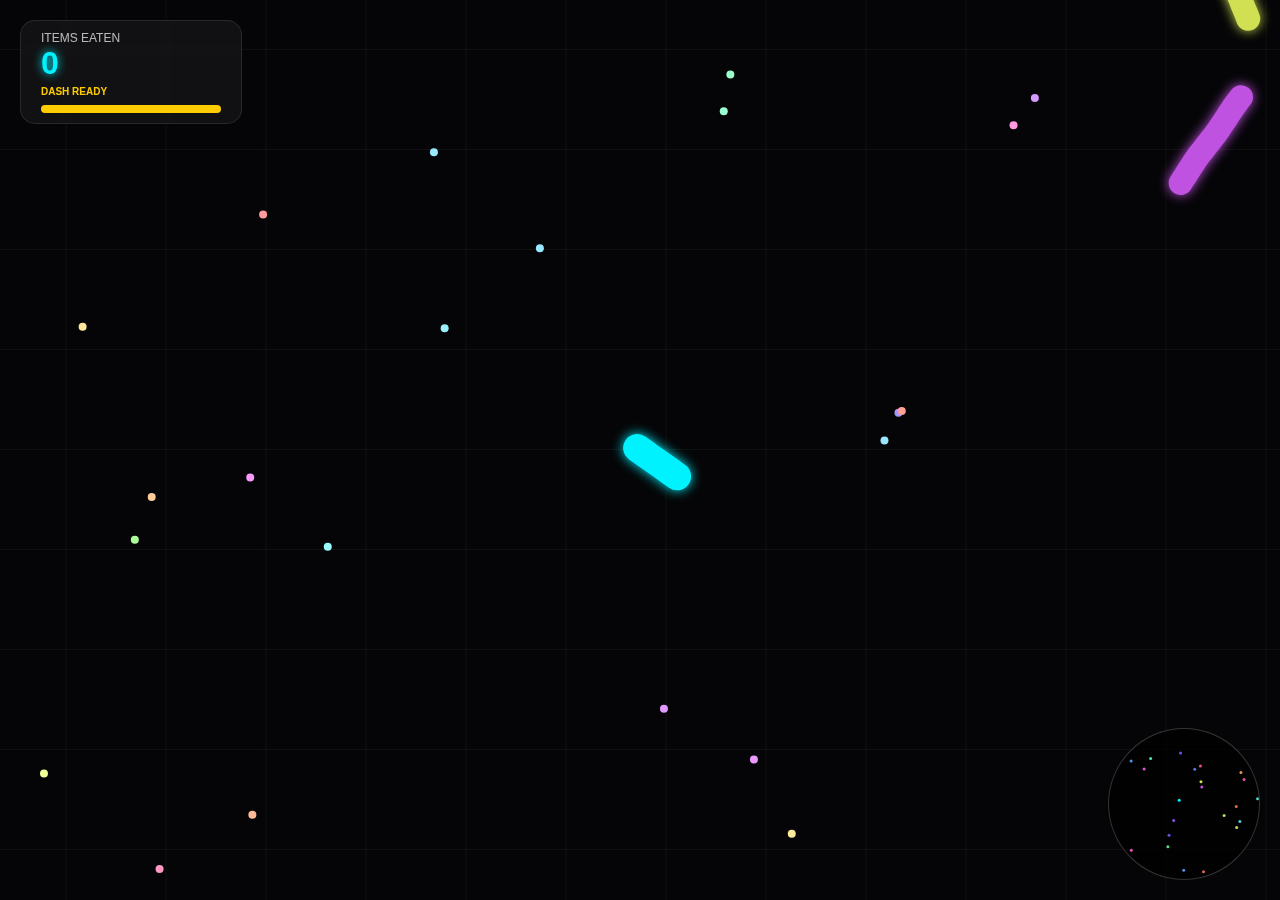
<file: Snakeworldgame.html>
<!DOCTYPE html>
<html lang="en">
<head>
    <meta charset="UTF-8">
    <meta name="viewport" content="width=device-width, initial-scale=1.0, maximum-scale=1.0, user-scalable=no">
    <title>Neon Worms: Eternal Predator</title>
    <style>
        :root {
            --bg: #050507;
            --player: #00f2ff;
            --king: #ff0044;
            --dash: #ffcc00;
            --ui-glass: rgba(255, 255, 255, 0.05);
        }

        body, html {
            margin: 0; padding: 0; width: 100%; height: 100%;
            overflow: hidden; background: var(--bg);
            font-family: 'Segoe UI', sans-serif; color: white;
            user-select: none; touch-action: none;
        }

        canvas { display: block; }

        /* Mobile Landscape Optimization */
        @media screen and (orientation: portrait) {
            #portrait-warning { display: flex; }
        }

        #portrait-warning {
            position: fixed; inset: 0; background: var(--bg);
            z-index: 9999; display: none; flex-direction: column;
            align-items: center; justify-content: center; text-align: center;
        }

        /* HUD & UI */
        #ui-layer {
            position: absolute; inset: 0; pointer-events: none;
            padding: 20px; box-sizing: border-box;
        }

        .hud-top { display: flex; justify-content: space-between; align-items: flex-start; }

        .stats-box {
            background: var(--ui-glass); backdrop-filter: blur(5px);
            padding: 10px 20px; border-radius: 15px; border: 1px solid rgba(255,255,255,0.1);
        }

        .score-value { font-size: 32px; font-weight: 900; color: var(--player); text-shadow: 0 0 10px var(--player); }
        
        /* Dash Bar */
        .dash-container { width: 180px; height: 8px; background: rgba(255,255,255,0.1); border-radius: 4px; margin-top: 8px; overflow: hidden; }
        #dash-bar { width: 100%; height: 100%; background: var(--dash); transition: width 0.1s; }
        .dash-label { font-size: 10px; color: var(--dash); text-transform: uppercase; font-weight: bold; margin-top: 4px; }

        /* Minimap */
        #minimap {
            position: absolute; bottom: 20px; right: 20px;
            width: 150px; height: 150px;
            background: rgba(0,0,0,0.7); border: 1px solid rgba(255,255,255,0.2);
            border-radius: 50%; pointer-events: none;
        }

        /* Mobile Controls */
        .mobile-btn {
            position: absolute; bottom: 40px; right: 180px;
            width: 70px; height: 70px; background: rgba(255,255,255,0.1);
            border: 2px solid var(--dash); border-radius: 50%;
            display: none; align-items: center; justify-content: center;
            pointer-events: all; font-weight: bold; color: var(--dash);
        }

        #joystick-base {
            position: absolute; bottom: 40px; left: 40px;
            width: 120px; height: 120px; background: rgba(255,255,255,0.05);
            border-radius: 50%; display: none; pointer-events: all; border: 1px solid rgba(255,255,255,0.1);
        }

        #joystick-stick {
            position: absolute; top: 50%; left: 50%; transform: translate(-50%, -50%);
            width: 45px; height: 45px; background: var(--player);
            border-radius: 50%; box-shadow: 0 0 15px var(--player);
        }

        @media (pointer: coarse) { .mobile-btn, #joystick-base { display: block; } }

        /* Game Over */
        #game-over {
            position: absolute; top: 50%; left: 50%; transform: translate(-50%, -50%);
            background: rgba(5, 5, 10, 0.95); padding: 40px; border-radius: 30px;
            text-align: center; border: 2px solid var(--king);
            display: none; pointer-events: all; width: 80%; max-width: 350px;
            backdrop-filter: blur(10px);
        }

        .share-btn { background: #1da1f2; margin-top: 10px; width: 100%; }
        button {
            padding: 12px 25px; border: none; border-radius: 50px;
            font-weight: bold; cursor: pointer; color: white; background: var(--player);
            margin: 5px; transition: transform 0.2s;
        }
        button:active { transform: scale(0.95); }
    </style>
</head>
<body>

    <div id="portrait-warning">
        <h2>ROTATE DEVICE</h2>
        <p>Landscape mode required for the arena.</p>
    </div>

    <div id="ui-layer">
        <div class="hud-top">
            <div class="stats-box">
                <div style="font-size: 12px; opacity: 0.7;">ITEMS EATEN</div>
                <div id="score-val" class="score-value">0</div>
                <div class="dash-label">Dash Ready</div>
                <div class="dash-container"><div id="dash-bar"></div></div>
            </div>
        </div>

        <canvas id="minimap"></canvas>

        <div id="joystick-base"><div id="joystick-stick"></div></div>
        <div class="mobile-btn" id="dash-btn">DASH</div>

        <div id="game-over">
            <h1 style="color: var(--king); margin: 0;">ELIMINATED</h1>
            <p id="death-msg">The predator was stronger.</p>
            <h2 id="final-score">Score: 0</h2>
            <button onclick="location.reload()">RESPAWN</button>
            <button class="share-btn" onclick="shareScore()">SHARE SCORE</button>
        </div>
    </div>

    <canvas id="gameCanvas"></canvas>

    <script>
        const canvas = document.getElementById('gameCanvas');
        const ctx = canvas.getContext('2d');
        const mCanvas = document.getElementById('minimap');
        const mCtx = mCanvas.getContext('2d');
        const scoreVal = document.getElementById('score-val');
        const dashBar = document.getElementById('dash-bar');

        const WORLD_SIZE = 4000;
        const BOT_COUNT = 25;
        const FOOD_COUNT = 400;
        
        let snakes = [];
        let foods = [];
        let camera = { x: 0, y: 0 };
        let player;
        let gameActive = true;
        let itemsEaten = 0;

        // Input Handling
        let keys = {};
        let mouse = { x: 0, y: 0 };
        let touchData = { active: false, x: 0, y: 0 };
        let inputMode = "mouse";        // "mouse" | "keyboard" | "touch"
        let lastKeyboardTime = 0;
        const KEYBOARD_LOCK_MS = 1200;  // keep mouse disabled for 1.2s after last key press


        class Snake {
            constructor(id, x, y, isPlayer = false, isKing = false) {
                this.id = id;
                this.isPlayer = isPlayer;
                this.isKing = isKing;
                this.segments = [];
                
                let startLen = isKing ? 100 : (isPlayer ? 15 : 12 + Math.random() * 20);
                for(let i=0; i<startLen; i++) this.segments.push({x, y});
                
                this.angle = Math.random() * Math.PI * 2;
                this.baseSpeed = 3.5;
                this.radius = isKing ? 28 : (isPlayer ? 14 : 12);
                this.color = isKing ? '#ff0044' : (isPlayer ? '#00f2ff' : `hsl(${Math.random()*360}, 70%, 60%)`);
                
                this.lastDash = 0;
                this.dashCooldown = 1500; 
                this.isDashing = false;
                this.dashDuration = 350;

                this.aiState = 'wander';
                this.huntTimer = 0;
                this.target = null;
            }

            dash() {
                const now = Date.now();
                if (now - this.lastDash > this.dashCooldown) {
                    this.isDashing = true;
                    this.lastDash = now;
                    setTimeout(() => { this.isDashing = false; }, this.dashDuration);
                }
            }

            update() {
                if (this.isPlayer) this.handlePlayerInput();
                else this.handleAI();

                const speed = this.isDashing ? this.baseSpeed * 2.5 : this.baseSpeed;
                const head = this.segments[0];
                
                const nextX = head.x + Math.cos(this.angle) * speed;
                const nextY = head.y + Math.sin(this.angle) * speed;

                this.segments.unshift({
                    x: Math.max(0, Math.min(WORLD_SIZE, nextX)),
                    y: Math.max(0, Math.min(WORLD_SIZE, nextY))
                });

                if (!this.growing) this.segments.pop();
                this.growing = false;
            }

            handlePlayerInput() {
                // Keyboard Arrows
                if (keys['ArrowLeft']) this.angle -= 0.1;
                if (keys['ArrowRight']) this.angle += 0.1;

                // Mouse / Joystick
                // Mouse / Joystick / Keyboard mode handling
                if (touchData.active) {
                    inputMode = "touch";
                    const targetAngle = Math.atan2(touchData.y, touchData.x);
                    let diff = targetAngle - this.angle;
                    while (diff < -Math.PI) diff += Math.PI * 2;
                    while (diff > Math.PI) diff -= Math.PI * 2;
                    this.angle += diff * 0.12;
                } else if (inputMode === "mouse" && (Date.now() - lastKeyboardTime > KEYBOARD_LOCK_MS)) {
                    const dx = mouse.x - canvas.width/2;
                    const dy = mouse.y - canvas.height/2;
                    const targetAngle = Math.atan2(dy, dx);
                    let diff = targetAngle - this.angle;
                    while (diff < -Math.PI) diff += Math.PI * 2;
                    while (diff > Math.PI) diff -= Math.PI * 2;
                    this.angle += diff * 0.1;
                }

            }

            handleAI() {
                const head = this.segments[0];

                if (this.isKing) {
                    // King always stalks the player
                    const dist = Math.hypot(player.segments[0].x - head.x, player.segments[0].y - head.y);
                    if (dist < 1200) {
                        const targetAngle = Math.atan2(player.segments[0].y - head.y, player.segments[0].x - head.x);
                        this.angle += (targetAngle - this.angle) * 0.05;
                    }
                } else {
                    // Standard bots Hunt/Wander logic
                    if (this.aiState === 'wander') {
                        if (Math.random() < 0.01) {
                            const prey = snakes.find(s => s.id !== this.id && s.segments.length < this.segments.length);
                            if (prey && Math.hypot(head.x - prey.segments[0].x, head.y - prey.segments[0].y) < 500) {
                                this.aiState = 'hunt'; this.target = prey; this.huntTimer = Date.now();
                            }
                        }
                        this.angle += (Math.random() - 0.5) * 0.1;
                    } else {
                        if (!this.target || Date.now() - this.huntTimer > 4000) this.aiState = 'wander';
                        else {
                            const targetAngle = Math.atan2(this.target.segments[0].y - head.y, this.target.segments[0].x - head.x);
                            this.angle += (targetAngle - this.angle) * 0.1;
                        }
                    }
                }

                if (head.x < 150 || head.x > WORLD_SIZE-150 || head.y < 150 || head.y > WORLD_SIZE-150) this.angle += 0.2;
            }

            draw(ctx, camX, camY) {
                ctx.save();
                ctx.shadowBlur = this.isDashing ? 25 : 12;
                ctx.shadowColor = this.isDashing ? 'white' : this.color;
                ctx.strokeStyle = this.color;
                ctx.lineWidth = this.radius * 2;
                ctx.lineCap = 'round'; ctx.lineJoin = 'round';

                ctx.beginPath();
                this.segments.forEach((s, i) => {
                    if (i === 0) ctx.moveTo(s.x - camX, s.y - camY);
                    else ctx.lineTo(s.x - camX, s.y - camY);
                });
                ctx.stroke();
                ctx.restore();
            }
        }

        function init() {
            canvas.width = window.innerWidth; canvas.height = window.innerHeight;
            mCanvas.width = 150; mCanvas.height = 150;
            
            player = new Snake('p1', WORLD_SIZE/2, WORLD_SIZE/2, true);
            snakes.push(player);

            // The Eternal Predator
            snakes.push(new Snake('king', 100, 100, false, true));

            for(let i=0; i<BOT_COUNT; i++) spawnBot();
            for(let i=0; i<FOOD_COUNT; i++) spawnFood();
        }

        function spawnBot() {
            snakes.push(new Snake(Date.now() + Math.random(), Math.random()*WORLD_SIZE, Math.random()*WORLD_SIZE));
        }

        function spawnFood() {
            foods.push({ x: Math.random()*WORLD_SIZE, y: Math.random()*WORLD_SIZE, color: `hsl(${Math.random()*360}, 100%, 80%)` });
        }

        function checkCollisions() {
            snakes.forEach(s => {
                const head = s.segments[0];

                // Food collision
                foods.forEach((f, i) => {
                    if (Math.hypot(head.x - f.x, head.y - f.y) < s.radius + 15) {
                        s.growing = true; foods.splice(i, 1); spawnFood();
                        if (s.isPlayer) { itemsEaten++; scoreVal.innerText = itemsEaten; }
                    }
                });

                // Snake body collisions
                snakes.forEach(other => {
                    if (s.id === other.id) return;
                    other.segments.forEach((seg, idx) => {
                        if (Math.hypot(head.x - seg.x, head.y - seg.y) < s.radius + other.radius) {
                            if (s.segments.length > other.segments.length) {
                                s.growing = true;
                                other.segments.splice(idx, 1);
                                if (s.isPlayer) { itemsEaten += 2; scoreVal.innerText = itemsEaten; }
                                if (other.segments.length < 2) {
                                    if (other.isPlayer) endGame();
                                    else {
                                        snakes = snakes.filter(sn => sn.id !== other.id);
                                        spawnBot();
                                    }
                                }
                            }
                        }
                    });
                });
            });

            // King Auto-Scaling (Always bigger than player)
            const king = snakes.find(s => s.isKing);
            if (king && king.segments.length < player.segments.length + 30) {
                king.growing = true;
            }
        }

        function endGame() {
            gameActive = false;
            document.getElementById('final-score').innerText = "Score: " + itemsEaten;
            document.getElementById('game-over').style.display = 'block';
        }

        function loop() {
            if (!gameActive) return;
            
            camera.x = player.segments[0].x - canvas.width/2;
            camera.y = player.segments[0].y - canvas.height/2;

            ctx.fillStyle = '#050507';
            ctx.fillRect(0, 0, canvas.width, canvas.height);

            // Grid
            ctx.strokeStyle = '#111'; ctx.lineWidth = 1;
            for(let x = -camera.x % 100; x < canvas.width; x += 100) {
                ctx.beginPath(); ctx.moveTo(x, 0); ctx.lineTo(x, canvas.height); ctx.stroke();
            }
            for(let y = -camera.y % 100; y < canvas.height; y += 100) {
                ctx.beginPath(); ctx.moveTo(0, y); ctx.lineTo(canvas.width, y); ctx.stroke();
            }

            foods.forEach(f => {
                ctx.fillStyle = f.color;
                ctx.beginPath(); ctx.arc(f.x - camera.x, f.y - camera.y, 4, 0, Math.PI*2); ctx.fill();
            });

            snakes.forEach(s => { s.update(); s.draw(ctx, camera.x, camera.y); });

            checkCollisions();

            // UI - Dash Bar
            const cooldownProgress = Math.min(1, (Date.now() - player.lastDash) / player.dashCooldown);
            dashBar.style.width = (cooldownProgress * 100) + "%";
            dashBar.style.background = cooldownProgress < 1 ? "#555" : "var(--dash)";

            // Minimap
            mCtx.clearRect(0, 0, 150, 150);
            const r = 150 / WORLD_SIZE;
            snakes.forEach(s => {
                mCtx.fillStyle = s.color;
                mCtx.beginPath(); mCtx.arc(s.segments[0].x * r, s.segments[0].y * r, s.isKing ? 3 : 1.5, 0, Math.PI*2); mCtx.fill();
            });

            requestAnimationFrame(loop);
        }

        // --- Controls ---
        window.addEventListener('keydown', e => {
            keys[e.code] = true;

            // lock to keyboard mode on any arrow/WASD/space
            inputMode = "keyboard";
            lastKeyboardTime = Date.now();

            if (e.code === 'Space') player.dash();
        });

        window.addEventListener('keyup', e => {
            keys[e.code] = false;
            // keep keyboard mode for a short time (prevents mouse instantly taking over)
            lastKeyboardTime = Date.now();
        });

        window.addEventListener('mousemove', e => {
            mouse.x = e.clientX;
            mouse.y = e.clientY;

            // only switch back to mouse if keyboard hasn't been used recently
            if (Date.now() - lastKeyboardTime > KEYBOARD_LOCK_MS && !touchData.active) {
                inputMode = "mouse";
            }
        });

        window.addEventListener('mousedown', () => player.dash());

        // Mobile Joystick
        const stick = document.getElementById('joystick-stick');
        const base = document.getElementById('joystick-base');
        base.addEventListener('touchstart', () => { touchData.active = true; });
        base.addEventListener('touchmove', e => {
            const rect = base.getBoundingClientRect();
            const centerX = rect.left + 60, centerY = rect.top + 60;
            touchData.x = e.touches[0].clientX - centerX;
            touchData.y = e.touches[0].clientY - centerY;
            const dist = Math.min(50, Math.hypot(touchData.x, touchData.y));
            const angle = Math.atan2(touchData.y, touchData.x);
            stick.style.transform = `translate(calc(-50% + ${Math.cos(angle)*dist}px), calc(-50% + ${Math.sin(angle)*dist}px))`;
        });
        base.addEventListener('touchend', () => { 
            touchData.active = false; stick.style.transform = 'translate(-50%, -50%)'; 
        });
        document.getElementById('dash-btn').addEventListener('touchstart', (e) => { e.preventDefault(); player.dash(); });

        function shareScore() {
            const msg = `I ate ${itemsEaten} items in Neon Worms! Watch out for the King Snake!`;
            if (navigator.share) navigator.share({ title: 'Neon Worms', text: msg, url: window.location.href });
            else alert("Copied score: " + itemsEaten);
        }

        window.oncontextmenu = (e) => e.preventDefault();
        window.addEventListener('resize', () => { canvas.width = window.innerWidth; canvas.height = window.innerHeight; });

        init();
        loop();
    </script>
</body>
</html>
</file>
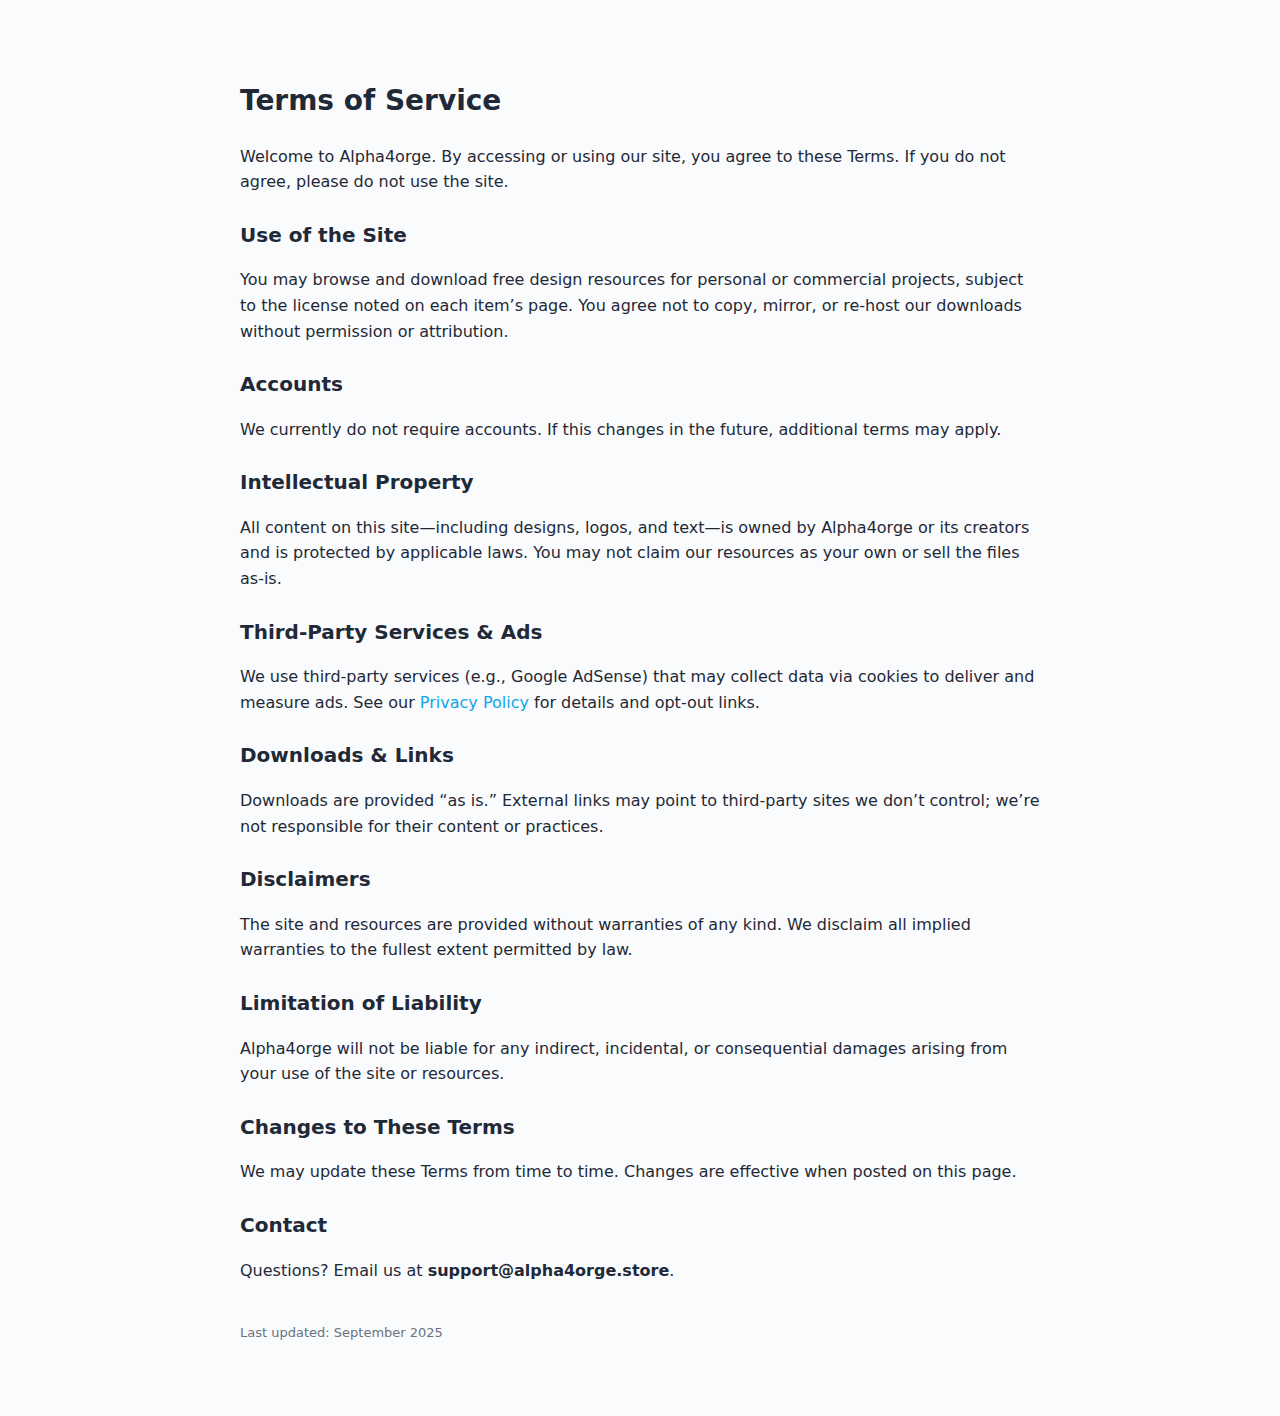
<file: terms.html>
<!doctype html>
<html lang="en">
<head>
  <meta charset="utf-8"/>
  <meta name="viewport" content="width=device-width, initial-scale=1"/>
  <title>Terms of Service – Alpha4orge</title>
  <style>
    body{
      font-family: Inter, system-ui, Arial, sans-serif;
      max-width: 800px; margin: 40px auto; padding: 20px;
      line-height: 1.6; color:#1f2937; background:#fafbfc;
    }
    h1{font-size:28px;margin-bottom:20px}
    h2{font-size:20px;margin-top:24px}
    p{margin:12px 0}
    ul{margin:8px 0 16px 18px}
    a{color:#0ea5e9;text-decoration:none}
    a:hover{text-decoration:underline}
    .muted{color:#6b7280;font-size:13px;margin-top:40px}
  </style>
</head>
<body>
  <h1>Terms of Service</h1>
  <p>Welcome to Alpha4orge. By accessing or using our site, you agree to these Terms. If you do not agree, please do not use the site.</p>

  <h2>Use of the Site</h2>
  <p>You may browse and download free design resources for personal or commercial projects, subject to the license noted on each item’s page. You agree not to copy, mirror, or re-host our downloads without permission or attribution.</p>

  <h2>Accounts</h2>
  <p>We currently do not require accounts. If this changes in the future, additional terms may apply.</p>

  <h2>Intellectual Property</h2>
  <p>All content on this site—including designs, logos, and text—is owned by Alpha4orge or its creators and is protected by applicable laws. You may not claim our resources as your own or sell the files as-is.</p>

  <h2>Third-Party Services & Ads</h2>
  <p>We use third-party services (e.g., Google AdSense) that may collect data via cookies to deliver and measure ads. See our <a href="privacy.html">Privacy Policy</a> for details and opt-out links.</p>

  <h2>Downloads & Links</h2>
  <p>Downloads are provided “as is.” External links may point to third-party sites we don’t control; we’re not responsible for their content or practices.</p>

  <h2>Disclaimers</h2>
  <p>The site and resources are provided without warranties of any kind. We disclaim all implied warranties to the fullest extent permitted by law.</p>

  <h2>Limitation of Liability</h2>
  <p>Alpha4orge will not be liable for any indirect, incidental, or consequential damages arising from your use of the site or resources.</p>

  <h2>Changes to These Terms</h2>
  <p>We may update these Terms from time to time. Changes are effective when posted on this page.</p>

  <h2>Contact</h2>
  <p>Questions? Email us at <strong>support@alpha4orge.store</strong>.</p>

  <p class="muted">Last updated: September 2025</p>
</body>
</html>
</file>
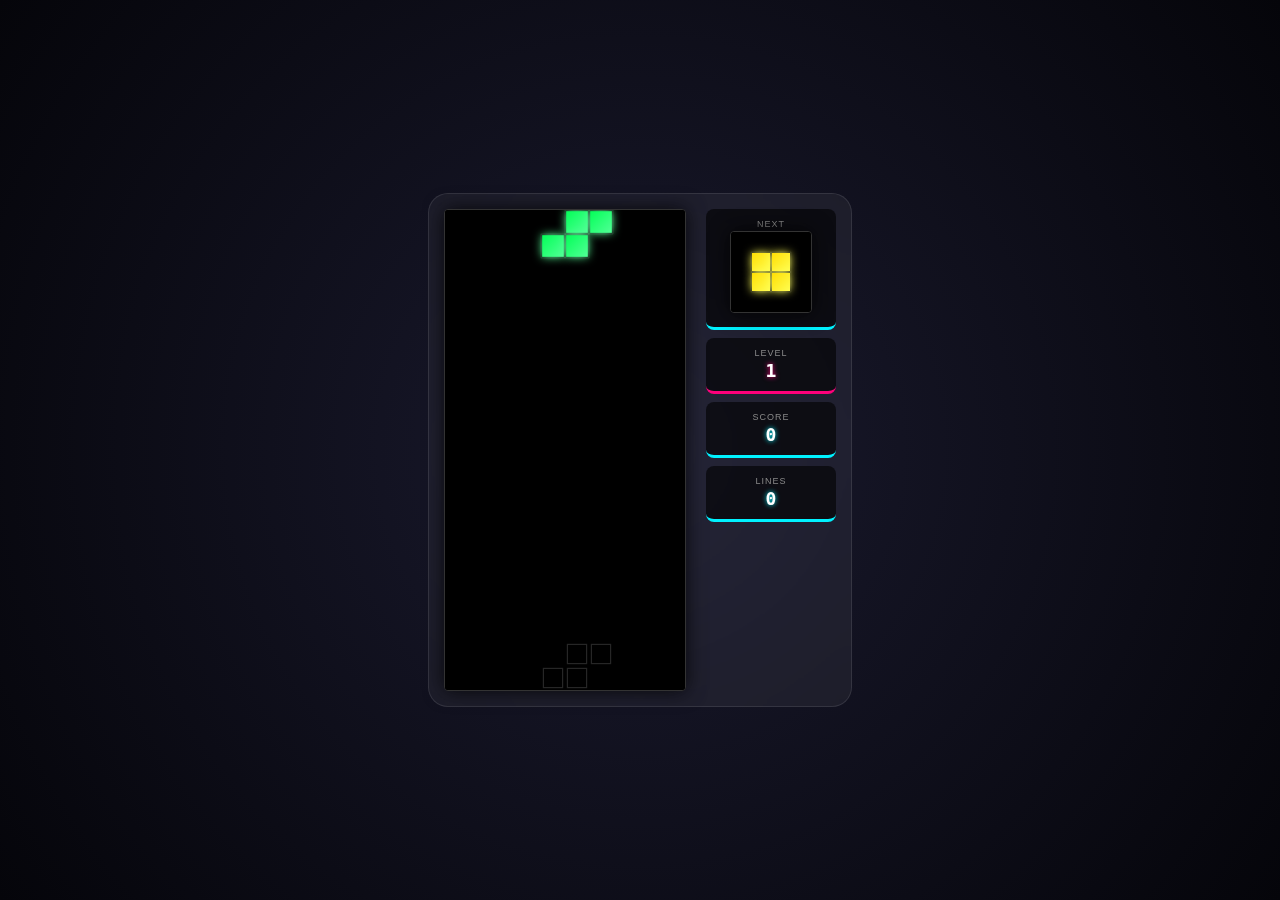
<file: Tetris.html>
<!DOCTYPE html>
<html lang="en">
<head>
    <meta charset="UTF-8">
    <meta name="viewport" content="width=device-width, initial-scale=1.0, maximum-scale=1.0, user-scalable=no">
    <title>Cyber Tetris: Pro Mobile</title>
    <style>
        :root {
            --bg: #05050a;
            --neon-blue: #00f2ff;
            --neon-pink: #ff007b;
            --glass: rgba(255, 255, 255, 0.05);
        }

        * { box-sizing: border-box; touch-action: manipulation; user-select: none; }

        body {
            background-color: var(--bg);
            background-image: radial-gradient(circle at center, #1a1a2e 0%, #05050a 100%);
            color: white;
            font-family: 'Segoe UI', Roboto, sans-serif;
            display: flex;
            flex-direction: column;
            align-items: center;
            justify-content: center;
            height: 100vh;
            height: 100dvh;
            margin: 0;
            padding: 5px;
            overflow: hidden;
        }

        .game-wrapper {
            display: flex;
            gap: 20px;
            padding: 15px;
            background: var(--glass);
            backdrop-filter: blur(10px);
            border-radius: 20px;
            border: 1px solid rgba(255,255,255,0.1);
            position: relative;
        }

        @media (max-width: 600px) {
            .game-wrapper {
                flex-direction: column;
                align-items: center;
                gap: 5px;
                padding: 10px;
                width: 98%;
            }
            .side-panel {
                flex-direction: row !important;
                width: 100% !important;
                justify-content: space-around;
                order: -1;
            }
            .box { padding: 4px 6px !important; flex: 1; margin: 0 2px; height: auto !important; }
            .label { font-size: 7px !important; }
            .val { font-size: 13px !important; }
            canvas#tetris { height: 42vh !important; width: auto !important; }
            canvas#next { display: none; }
        }

        canvas {
            background: #000;
            border-radius: 4px;
            box-shadow: 0 0 20px rgba(0,0,0,0.8);
            border: 1px solid #333;
        }

        .side-panel { display: flex; flex-direction: column; gap: 8px; width: 130px; }

        .box {
            background: rgba(0,0,0,0.6);
            padding: 10px;
            border-radius: 8px;
            border-bottom: 3px solid var(--neon-blue);
            text-align: center;
        }

        .label { font-size: 9px; text-transform: uppercase; color: #888; margin-bottom: 2px; letter-spacing: 1px; }
        .val { font-size: 18px; font-weight: bold; font-family: monospace; color: #fff; text-shadow: 0 0 5px var(--neon-blue); }

        /* --- MOBILE CONTROLS --- */
        .controls {
            display: none; 
            grid-template-areas: 
                ". up ."
                "left down right"
                "space space space";
            gap: 8px;
            margin-top: 8px;
            width: 100%;
            max-width: 300px;
        }

        @media (pointer: coarse), (max-width: 1024px) { .controls { display: grid; } }

        .btn {
            background: rgba(255, 255, 255, 0.08);
            border: 1px solid var(--neon-blue);
            color: white;
            height: 52px;
            border-radius: 12px;
            display: flex;
            align-items: center;
            justify-content: center;
            font-size: 22px;
            cursor: pointer;
            box-shadow: 0 3px 0 rgba(0, 242, 255, 0.2);
        }

        .btn:active { transform: translateY(2px); box-shadow: none; background: var(--neon-blue); color: black; }
        .btn-rotate { grid-area: up; border-color: var(--neon-pink); color: var(--neon-pink); }
        .btn-drop { grid-area: space; height: 40px; background: rgba(255,0,123,0.1); border-color: var(--neon-pink); font-size: 12px; font-weight: bold; }

        #overlay {
            position: absolute; inset: 0; background: rgba(0,0,0,0.95);
            display: none; flex-direction: column; align-items: center;
            justify-content: center; z-index: 100; border-radius: 20px; text-align: center;
        }

        .highscore-list { width: 80%; padding: 0; margin: 10px 0; font-size: 12px; list-style: none; }
        .highscore-list li { display: flex; justify-content: space-between; border-bottom: 1px solid #333; padding: 4px 0; color: var(--neon-blue); }

        .slam { animation: slam 0.15s ease-out; }
        @keyframes slam { 0% { transform: scale(1); } 50% { transform: scale(0.97); } 100% { transform: scale(1); } }
    </style>
</head>
<body>

    <div class="game-wrapper" id="game-body">
        <div id="overlay">
            <h2 style="color: var(--neon-pink); margin-bottom: 5px;">SYSTEM CRASH</h2>
            <div class="label">Top Records</div>
            <ul id="highscores" class="highscore-list"></ul>
            <button onclick="resetGame()" style="padding:10px 25px; background:var(--neon-blue); border:none; border-radius:5px; font-weight:bold; cursor:pointer;">REBOOT</button>
        </div>

        <canvas id="tetris" width="240" height="480"></canvas>

        <div class="side-panel">
            <div class="box">
                <div class="label">Next</div>
                <canvas id="next" width="80" height="80"></canvas>
            </div>
            <div class="box" style="border-color: var(--neon-pink);">
                <div class="label">Level</div>
                <div id="level" class="val" style="text-shadow: 0 0 5px var(--neon-pink);">1</div>
            </div>
            <div class="box">
                <div class="label">Score</div>
                <div id="score" class="val">0</div>
            </div>
            <div class="box">
                <div class="label">Lines</div>
                <div id="lines" class="val">0</div>
            </div>
        </div>
    </div>

    <div class="controls">
        <div class="btn btn-rotate" id="ctrl-rotate">↻</div>
        <div class="btn btn-left" id="ctrl-left">←</div>
        <div class="btn btn-down" id="ctrl-down">↓</div>
        <div class="btn btn-right" id="ctrl-right">→</div>
        <div class="btn btn-drop" id="ctrl-drop">HARD DROP</div>
    </div>

<script>
    const canvas = document.getElementById('tetris');
    const context = canvas.getContext('2d');
    const nextCanvas = document.getElementById('next');
    const nextContext = nextCanvas.getContext('2d');

    context.scale(24, 24);
    nextContext.scale(20, 20);

    const COLORS = {
        1: ['#FF0055', '#FF55AA'], 2: ['#00EEFF', '#55FFFF'], 3: ['#00FF55', '#55FF99'],
        4: ['#FFDD00', '#FFFF55'], 5: ['#FF5500', '#FF9955'], 6: ['#AA00FF', '#DD55FF'], 7: ['#0099FF', '#55CCFF']
    };

    let animatingRows = [];
    let isAnimating = false;
    let paused = false;

    function createPiece(type) {
        if (type === 'I') return [[0,7,0,0],[0,7,0,0],[0,7,0,0],[0,7,0,0]];
        if (type === 'L') return [[0,5,0],[0,5,0],[0,5,5]];
        if (type === 'J') return [[0,2,0],[0,2,0],[2,2,0]];
        if (type === 'O') return [[4,4],[4,4]];
        if (type === 'Z') return [[1,1,0],[0,1,1],[0,0,0]];
        if (type === 'S') return [[0,3,3],[3,3,0],[0,0,0]];
        if (type === 'T') return [[0,6,0],[6,6,6],[0,0,0]];
    }

    function drawBlock(ctx, x, y, colorIndex, isGhost = false, isClearing = false) {
        if (isClearing) {
            if (Math.random() > 0.2) {
                ctx.fillStyle = Math.random() > 0.5 ? '#fff' : '#00f2ff';
                ctx.shadowBlur = 15;
                ctx.shadowColor = '#00f2ff';
                ctx.fillRect(x + 0.1, y + 0.1, 0.8, 0.8);
            }
            ctx.shadowBlur = 0;
            return;
        }

        const colors = COLORS[colorIndex];
        if (isGhost) {
            ctx.strokeStyle = 'rgba(255,255,255,0.15)';
            ctx.lineWidth = 0.05;
            ctx.strokeRect(x+0.1, y+0.1, 0.8, 0.8);
            return;
        }

        ctx.shadowColor = colors[1];
        ctx.shadowBlur = 10;
        const grad = ctx.createLinearGradient(x, y, x+1, y+1);
        grad.addColorStop(0, colors[0]);
        grad.addColorStop(1, colors[1]);
        ctx.fillStyle = grad;
        ctx.fillRect(x+0.05, y+0.05, 0.9, 0.9);
        ctx.shadowBlur = 0;
        ctx.strokeStyle = 'rgba(255,255,255,0.2)';
        ctx.lineWidth = 0.02;
        ctx.strokeRect(x,y,1,1);
    }

    function arenaSweep() {
        let rowCount = 0;
        animatingRows = [];
        for (let y = arena.length - 1; y > 0; --y) {
            if (arena[y].every(value => value !== 0)) {
                animatingRows.push(y);
                rowCount++;
            }
        }

        if (rowCount > 0) {
            isAnimating = true;
            player.score += [0, 100, 300, 500, 800][rowCount] * player.level;
            player.lines += rowCount;
            player.level = Math.floor(player.lines / 10) + 1;
            updateScore();

            setTimeout(() => {
                animatingRows.forEach(y => {
                    arena.splice(y, 1);
                    arena.unshift(new Array(10).fill(0));
                });
                animatingRows = [];
                isAnimating = false;
            }, 300);
        }
    }

    function moveLeft() { if(!isAnimating && !paused) { player.pos.x--; if(collide(arena, player)) player.pos.x++; } }
    function moveRight() { if(!isAnimating && !paused) { player.pos.x++; if(collide(arena, player)) player.pos.x--; } }
    function moveDown() { if(!isAnimating && !paused) { player.pos.y++; if(collide(arena, player)) { player.pos.y--; merge(arena, player); playerReset(); arenaSweep(); } dropCounter = 0; } }
    function rotatePlayer() { if(!isAnimating && !paused) { rotate(player.matrix, 1); if(collide(arena, player)) rotate(player.matrix, -1); } }
    function hardDrop() {
        if(isAnimating || paused) return;
        document.getElementById('game-body').classList.add('slam');
        setTimeout(() => document.getElementById('game-body').classList.remove('slam'), 150);
        while(!collide(arena, player)) { player.pos.y++; }
        player.pos.y--;
        merge(arena, player);
        playerReset();
        arenaSweep();
    }

    function collide(arena, player) {
        const [m, o] = [player.matrix, player.pos];
        for (let y = 0; y < m.length; ++y) {
            for (let x = 0; x < m[y].length; ++x) {
                if (m[y][x] !== 0 && (arena[y + o.y] && arena[y + o.y][x + o.x]) !== 0) return true;
            }
        }
        return false;
    }

    function merge(arena, player) {
        player.matrix.forEach((row, y) => {
            row.forEach((value, x) => {
                if (value !== 0) arena[y + player.pos.y][x + player.pos.x] = value;
            });
        });
    }

    function rotate(matrix, dir) {
        for (let y = 0; y < matrix.length; ++y) {
            for (let x = 0; x < y; ++x) [matrix[x][y], matrix[y][x]] = [matrix[y][x], matrix[x][y]];
        }
        if (dir > 0) matrix.forEach(row => row.reverse()); else matrix.reverse();
    }

    function playerReset() {
        const pieces = 'ILJOTSZ';
        player.matrix = player.next || createPiece(pieces[Math.random() * 7 | 0]);
        player.next = createPiece(pieces[Math.random() * 7 | 0]);
        player.pos.y = 0;
        player.pos.x = (arena[0].length / 2 | 0) - (player.matrix[0].length / 2 | 0);
        if (collide(arena, player)) gameOver();
        drawNext();
    }

    function draw() {
        context.fillStyle = '#000';
        context.fillRect(0, 0, canvas.width, canvas.height);
        drawMatrix(arena, {x: 0, y: 0});
        if (!isAnimating) {
            drawGhost();
            drawMatrix(player.matrix, player.pos);
        }
    }

    function drawMatrix(matrix, offset) {
        matrix.forEach((row, y) => {
            const isClearingRow = (offset.y === 0) && animatingRows.includes(y);
            row.forEach((value, x) => {
                if (value !== 0) drawBlock(context, x + offset.x, y + offset.y, value, false, isClearingRow);
            });
        });
    }

    function drawGhost() {
        const ghost = { pos: {x: player.pos.x, y: player.pos.y}, matrix: player.matrix };
        while (!collide(arena, ghost)) ghost.pos.y++;
        ghost.pos.y--;
        ghost.matrix.forEach((row, y) => {
            row.forEach((value, x) => {
                if (value !== 0) drawBlock(context, x + ghost.pos.x, y + ghost.pos.y, value, true);
            });
        });
    }

    function drawNext() {
        nextContext.fillStyle = '#000';
        nextContext.fillRect(0, 0, nextCanvas.width, nextCanvas.height);
        player.next.forEach((row, y) => {
            row.forEach((value, x) => {
                if (value !== 0) drawBlock(nextContext, x + 1, y + 1, value);
            });
        });
    }

    function updateScore() {
        document.getElementById('score').innerText = player.score;
        document.getElementById('level').innerText = player.level;
        document.getElementById('lines').innerText = player.lines;
    }

    function gameOver() {
        paused = true;
        let scores = JSON.parse(localStorage.getItem('tetrisScores') || '[]');
        scores.push(player.score);
        scores.sort((a,b) => b-a);
        localStorage.setItem('tetrisScores', JSON.stringify(scores.slice(0, 5)));
        document.getElementById('highscores').innerHTML = scores.slice(0, 5).map((s,i) => `<li>#${i+1} <span>${s}</span></li>`).join('');
        document.getElementById('overlay').style.display = 'flex';
    }

    function resetGame() {
        arena.forEach(row => row.fill(0));
        player.score = 0; player.lines = 0; player.level = 1;
        paused = false; document.getElementById('overlay').style.display = 'none';
        playerReset(); updateScore(); update();
    }

    let dropCounter = 0;
    let lastTime = 0;

    function update(time = 0) {
        if (paused) return;
        const deltaTime = time - lastTime;
        lastTime = time;
        if (!isAnimating) {
            dropCounter += deltaTime;
            const speed = Math.max(100, 1000 - (player.level - 1) * 100);
            if (dropCounter > speed) { moveDown(); }
        }
        draw();
        requestAnimationFrame(update);
    }

    document.addEventListener('keydown', e => {
        if (e.keyCode === 37) moveLeft();
        if (e.keyCode === 39) moveRight();
        if (e.keyCode === 40) moveDown();
        if (e.keyCode === 38) rotatePlayer();
        if (e.keyCode === 32) hardDrop();
    });

    function addTouch(id, fn) {
        const el = document.getElementById(id);
        el.addEventListener('touchstart', (e) => { e.preventDefault(); fn(); });
    }

    addTouch('ctrl-left', moveLeft);
    addTouch('ctrl-right', moveRight);
    addTouch('ctrl-down', moveDown);
    addTouch('ctrl-rotate', rotatePlayer);
    addTouch('ctrl-drop', hardDrop);

    const arena = Array.from({length: 20}, () => new Array(10).fill(0));
    const player = { pos: {x: 0, y: 0}, matrix: null, next: null, score: 0, lines: 0, level: 1 };

    playerReset(); update(); updateScore();
</script>
</body>
</html>
</file>
<file: livegamesstyle.css>
:root {
  /* Primitive Color Tokens */
  --color-white: rgba(255, 255, 255, 1);
  --color-black: rgba(0, 0, 0, 1);
  --color-cream-50: rgba(252, 252, 249, 1);
  --color-cream-100: rgba(255, 255, 253, 1);
  --color-gray-200: rgba(245, 245, 245, 1);
  --color-gray-300: rgba(167, 169, 169, 1);
  --color-gray-400: rgba(119, 124, 124, 1);
  --color-slate-500: rgba(98, 108, 113, 1);
  --color-brown-600: rgba(94, 82, 64, 1);
  --color-charcoal-700: rgba(31, 33, 33, 1);
  --color-charcoal-800: rgba(38, 40, 40, 1);
  --color-slate-900: rgba(19, 52, 59, 1);
  --color-teal-300: rgba(50, 184, 198, 1);
  --color-teal-400: rgba(45, 166, 178, 1);
  --color-teal-500: rgba(33, 128, 141, 1);
  --color-teal-600: rgba(29, 116, 128, 1);
  --color-teal-700: rgba(26, 104, 115, 1);
  --color-teal-800: rgba(41, 150, 161, 1);
  --color-red-400: rgba(255, 84, 89, 1);
  --color-red-500: rgba(192, 21, 47, 1);
  --color-orange-400: rgba(230, 129, 97, 1);
  --color-orange-500: rgba(168, 75, 47, 1);

  /* RGB versions for opacity control */
  --color-brown-600-rgb: 94, 82, 64;
  --color-teal-500-rgb: 33, 128, 141;
  --color-slate-900-rgb: 19, 52, 59;
  --color-slate-500-rgb: 98, 108, 113;
  --color-red-500-rgb: 192, 21, 47;
  --color-red-400-rgb: 255, 84, 89;
  --color-orange-500-rgb: 168, 75, 47;
  --color-orange-400-rgb: 230, 129, 97;

  /* Background color tokens (Light Mode) */
  --color-bg-1: rgba(59, 130, 246, 0.08); /* Light blue */
  --color-bg-2: rgba(245, 158, 11, 0.08); /* Light yellow */
  --color-bg-3: rgba(34, 197, 94, 0.08); /* Light green */
  --color-bg-4: rgba(239, 68, 68, 0.08); /* Light red */
  --color-bg-5: rgba(147, 51, 234, 0.08); /* Light purple */
  --color-bg-6: rgba(249, 115, 22, 0.08); /* Light orange */
  --color-bg-7: rgba(236, 72, 153, 0.08); /* Light pink */
  --color-bg-8: rgba(6, 182, 212, 0.08); /* Light cyan */

  /* Semantic Color Tokens (Light Mode) */
  --color-background: var(--color-cream-50);
  --color-surface: var(--color-cream-100);
  --color-text: var(--color-slate-900);
  --color-text-secondary: var(--color-slate-500);
  --color-primary: var(--color-teal-500);
  --color-primary-hover: var(--color-teal-600);
  --color-primary-active: var(--color-teal-700);
  --color-secondary: rgba(var(--color-brown-600-rgb), 0.12);
  --color-secondary-hover: rgba(var(--color-brown-600-rgb), 0.2);
  --color-secondary-active: rgba(var(--color-brown-600-rgb), 0.25);
  --color-border: rgba(var(--color-brown-600-rgb), 0.2);
  --color-btn-primary-text: var(--color-cream-50);
  --color-card-border: rgba(var(--color-brown-600-rgb), 0.12);
  --color-card-border-inner: rgba(var(--color-brown-600-rgb), 0.12);
  --color-error: var(--color-red-500);
  --color-success: var(--color-teal-500);
  --color-warning: var(--color-orange-500);
  --color-info: var(--color-slate-500);
  --color-focus-ring: rgba(var(--color-teal-500-rgb), 0.4);
  --color-select-caret: rgba(var(--color-slate-900-rgb), 0.8);

  /* Common style patterns */
  --focus-ring: 0 0 0 3px var(--color-focus-ring);
  --focus-outline: 2px solid var(--color-primary);
  --status-bg-opacity: 0.15;
  --status-border-opacity: 0.25;
  --select-caret-light: url("data:image/svg+xml,%3Csvg xmlns='http://www.w3.org/2000/svg' width='16' height='16' viewBox='0 0 24 24' fill='none' stroke='%23134252' stroke-width='2' stroke-linecap='round' stroke-linejoin='round'%3E%3Cpolyline points='6 9 12 15 18 9'%3E%3C/polyline%3E%3C/svg%3E");
  --select-caret-dark: url("data:image/svg+xml,%3Csvg xmlns='http://www.w3.org/2000/svg' width='16' height='16' viewBox='0 0 24 24' fill='none' stroke='%23f5f5f5' stroke-width='2' stroke-linecap='round' stroke-linejoin='round'%3E%3Cpolyline points='6 9 12 15 18 9'%3E%3C/polyline%3E%3C/svg%3E");

  /* RGB versions for opacity control */
  --color-success-rgb: 33, 128, 141;
  --color-error-rgb: 192, 21, 47;
  --color-warning-rgb: 168, 75, 47;
  --color-info-rgb: 98, 108, 113;

  /* Typography */
  --font-family-base: "FKGroteskNeue", "Geist", "Inter", -apple-system,
    BlinkMacSystemFont, "Segoe UI", Roboto, sans-serif;
  --font-family-mono: "Berkeley Mono", ui-monospace, SFMono-Regular, Menlo,
    Monaco, Consolas, monospace;
  --font-size-xs: 11px;
  --font-size-sm: 12px;
  --font-size-base: 14px;
  --font-size-md: 14px;
  --font-size-lg: 16px;
  --font-size-xl: 18px;
  --font-size-2xl: 20px;
  --font-size-3xl: 24px;
  --font-size-4xl: 30px;
  --font-weight-normal: 400;
  --font-weight-medium: 500;
  --font-weight-semibold: 550;
  --font-weight-bold: 600;
  --line-height-tight: 1.2;
  --line-height-normal: 1.5;
  --letter-spacing-tight: -0.01em;

  /* Spacing */
  --space-0: 0;
  --space-1: 1px;
  --space-2: 2px;
  --space-4: 4px;
  --space-6: 6px;
  --space-8: 8px;
  --space-10: 10px;
  --space-12: 12px;
  --space-16: 16px;
  --space-20: 20px;
  --space-24: 24px;
  --space-32: 32px;

  /* Border Radius */
  --radius-sm: 6px;
  --radius-base: 8px;
  --radius-md: 10px;
  --radius-lg: 12px;
  --radius-full: 9999px;

  /* Shadows */
  --shadow-xs: 0 1px 2px rgba(0, 0, 0, 0.02);
  --shadow-sm: 0 1px 3px rgba(0, 0, 0, 0.04), 0 1px 2px rgba(0, 0, 0, 0.02);
  --shadow-md: 0 4px 6px -1px rgba(0, 0, 0, 0.04),
    0 2px 4px -1px rgba(0, 0, 0, 0.02);
  --shadow-lg: 0 10px 15px -3px rgba(0, 0, 0, 0.04),
    0 4px 6px -2px rgba(0, 0, 0, 0.02);
  --shadow-inset-sm: inset 0 1px 0 rgba(255, 255, 255, 0.15),
    inset 0 -1px 0 rgba(0, 0, 0, 0.03);

  /* Animation */
  --duration-fast: 150ms;
  --duration-normal: 250ms;
  --ease-standard: cubic-bezier(0.16, 1, 0.3, 1);

  /* Layout */
  --container-sm: 640px;
  --container-md: 768px;
  --container-lg: 1024px;
  --container-xl: 1280px;
}

/* Dark mode colors */
@media (prefers-color-scheme: dark) {
  :root {
    /* RGB versions for opacity control (Dark Mode) */
    --color-gray-400-rgb: 119, 124, 124;
    --color-teal-300-rgb: 50, 184, 198;
    --color-gray-300-rgb: 167, 169, 169;
    --color-gray-200-rgb: 245, 245, 245;

    /* Background color tokens (Dark Mode) */
    --color-bg-1: rgba(29, 78, 216, 0.15); /* Dark blue */
    --color-bg-2: rgba(180, 83, 9, 0.15); /* Dark yellow */
    --color-bg-3: rgba(21, 128, 61, 0.15); /* Dark green */
    --color-bg-4: rgba(185, 28, 28, 0.15); /* Dark red */
    --color-bg-5: rgba(107, 33, 168, 0.15); /* Dark purple */
    --color-bg-6: rgba(194, 65, 12, 0.15); /* Dark orange */
    --color-bg-7: rgba(190, 24, 93, 0.15); /* Dark pink */
    --color-bg-8: rgba(8, 145, 178, 0.15); /* Dark cyan */

    /* Semantic Color Tokens (Dark Mode) */
    --color-background: var(--color-charcoal-700);
    --color-surface: var(--color-charcoal-800);
    --color-text: var(--color-gray-200);
    --color-text-secondary: rgba(var(--color-gray-300-rgb), 0.7);
    --color-primary: var(--color-teal-300);
    --color-primary-hover: var(--color-teal-400);
    --color-primary-active: var(--color-teal-800);
    --color-secondary: rgba(var(--color-gray-400-rgb), 0.15);
    --color-secondary-hover: rgba(var(--color-gray-400-rgb), 0.25);
    --color-secondary-active: rgba(var(--color-gray-400-rgb), 0.3);
    --color-border: rgba(var(--color-gray-400-rgb), 0.3);
    --color-error: var(--color-red-400);
    --color-success: var(--color-teal-300);
    --color-warning: var(--color-orange-400);
    --color-info: var(--color-gray-300);
    --color-focus-ring: rgba(var(--color-teal-300-rgb), 0.4);
    --color-btn-primary-text: var(--color-slate-900);
    --color-card-border: rgba(var(--color-gray-400-rgb), 0.2);
    --color-card-border-inner: rgba(var(--color-gray-400-rgb), 0.15);
    --shadow-inset-sm: inset 0 1px 0 rgba(255, 255, 255, 0.1),
      inset 0 -1px 0 rgba(0, 0, 0, 0.15);
    --button-border-secondary: rgba(var(--color-gray-400-rgb), 0.2);
    --color-border-secondary: rgba(var(--color-gray-400-rgb), 0.2);
    --color-select-caret: rgba(var(--color-gray-200-rgb), 0.8);

    /* Common style patterns - updated for dark mode */
    --focus-ring: 0 0 0 3px var(--color-focus-ring);
    --focus-outline: 2px solid var(--color-primary);
    --status-bg-opacity: 0.15;
    --status-border-opacity: 0.25;
    --select-caret-light: url("data:image/svg+xml,%3Csvg xmlns='http://www.w3.org/2000/svg' width='16' height='16' viewBox='0 0 24 24' fill='none' stroke='%23134252' stroke-width='2' stroke-linecap='round' stroke-linejoin='round'%3E%3Cpolyline points='6 9 12 15 18 9'%3E%3C/polyline%3E%3C/svg%3E");
    --select-caret-dark: url("data:image/svg+xml,%3Csvg xmlns='http://www.w3.org/2000/svg' width='16' height='16' viewBox='0 0 24 24' fill='none' stroke='%23f5f5f5' stroke-width='2' stroke-linecap='round' stroke-linejoin='round'%3E%3Cpolyline points='6 9 12 15 18 9'%3E%3C/polyline%3E%3C/svg%3E");

    /* RGB versions for dark mode */
    --color-success-rgb: var(--color-teal-300-rgb);
    --color-error-rgb: var(--color-red-400-rgb);
    --color-warning-rgb: var(--color-orange-400-rgb);
    --color-info-rgb: var(--color-gray-300-rgb);
  }
}

/* Data attribute for manual theme switching */
[data-color-scheme="dark"] {
  /* RGB versions for opacity control (dark mode) */
  --color-gray-400-rgb: 119, 124, 124;
  --color-teal-300-rgb: 50, 184, 198;
  --color-gray-300-rgb: 167, 169, 169;
  --color-gray-200-rgb: 245, 245, 245;

  /* Colorful background palette - Dark Mode */
  --color-bg-1: rgba(29, 78, 216, 0.15); /* Dark blue */
  --color-bg-2: rgba(180, 83, 9, 0.15); /* Dark yellow */
  --color-bg-3: rgba(21, 128, 61, 0.15); /* Dark green */
  --color-bg-4: rgba(185, 28, 28, 0.15); /* Dark red */
  --color-bg-5: rgba(107, 33, 168, 0.15); /* Dark purple */
  --color-bg-6: rgba(194, 65, 12, 0.15); /* Dark orange */
  --color-bg-7: rgba(190, 24, 93, 0.15); /* Dark pink */
  --color-bg-8: rgba(8, 145, 178, 0.15); /* Dark cyan */

  /* Semantic Color Tokens (Dark Mode) */
  --color-background: var(--color-charcoal-700);
  --color-surface: var(--color-charcoal-800);
  --color-text: var(--color-gray-200);
  --color-text-secondary: rgba(var(--color-gray-300-rgb), 0.7);
  --color-primary: var(--color-teal-300);
  --color-primary-hover: var(--color-teal-400);
  --color-primary-active: var(--color-teal-800);
  --color-secondary: rgba(var(--color-gray-400-rgb), 0.15);
  --color-secondary-hover: rgba(var(--color-gray-400-rgb), 0.25);
  --color-secondary-active: rgba(var(--color-gray-400-rgb), 0.3);
  --color-border: rgba(var(--color-gray-400-rgb), 0.3);
  --color-error: var(--color-red-400);
  --color-success: var(--color-teal-300);
  --color-warning: var(--color-orange-400);
  --color-info: var(--color-gray-300);
  --color-focus-ring: rgba(var(--color-teal-300-rgb), 0.4);
  --color-btn-primary-text: var(--color-slate-900);
  --color-card-border: rgba(var(--color-gray-400-rgb), 0.15);
  --color-card-border-inner: rgba(var(--color-gray-400-rgb), 0.15);
  --shadow-inset-sm: inset 0 1px 0 rgba(255, 255, 255, 0.1),
    inset 0 -1px 0 rgba(0, 0, 0, 0.15);
  --color-border-secondary: rgba(var(--color-gray-400-rgb), 0.2);
  --color-select-caret: rgba(var(--color-gray-200-rgb), 0.8);

  /* Common style patterns - updated for dark mode */
  --focus-ring: 0 0 0 3px var(--color-focus-ring);
  --focus-outline: 2px solid var(--color-primary);
  --status-bg-opacity: 0.15;
  --status-border-opacity: 0.25;
  --select-caret-light: url("data:image/svg+xml,%3Csvg xmlns='http://www.w3.org/2000/svg' width='16' height='16' viewBox='0 0 24 24' fill='none' stroke='%23134252' stroke-width='2' stroke-linecap='round' stroke-linejoin='round'%3E%3Cpolyline points='6 9 12 15 18 9'%3E%3C/polyline%3E%3C/svg%3E");
  --select-caret-dark: url("data:image/svg+xml,%3Csvg xmlns='http://www.w3.org/2000/svg' width='16' height='16' viewBox='0 0 24 24' fill='none' stroke='%23f5f5f5' stroke-width='2' stroke-linecap='round' stroke-linejoin='round'%3E%3Cpolyline points='6 9 12 15 18 9'%3E%3C/polyline%3E%3C/svg%3E");

  /* RGB versions for dark mode */
  --color-success-rgb: var(--color-teal-300-rgb);
  --color-error-rgb: var(--color-red-400-rgb);
  --color-warning-rgb: var(--color-orange-400-rgb);
  --color-info-rgb: var(--color-gray-300-rgb);
}

[data-color-scheme="light"] {
  /* RGB versions for opacity control (light mode) */
  --color-brown-600-rgb: 94, 82, 64;
  --color-teal-500-rgb: 33, 128, 141;
  --color-slate-900-rgb: 19, 52, 59;

  /* Semantic Color Tokens (Light Mode) */
  --color-background: var(--color-cream-50);
  --color-surface: var(--color-cream-100);
  --color-text: var(--color-slate-900);
  --color-text-secondary: var(--color-slate-500);
  --color-primary: var(--color-teal-500);
  --color-primary-hover: var(--color-teal-600);
  --color-primary-active: var(--color-teal-700);
  --color-secondary: rgba(var(--color-brown-600-rgb), 0.12);
  --color-secondary-hover: rgba(var(--color-brown-600-rgb), 0.2);
  --color-secondary-active: rgba(var(--color-brown-600-rgb), 0.25);
  --color-border: rgba(var(--color-brown-600-rgb), 0.2);
  --color-btn-primary-text: var(--color-cream-50);
  --color-card-border: rgba(var(--color-brown-600-rgb), 0.12);
  --color-card-border-inner: rgba(var(--color-brown-600-rgb), 0.12);
  --color-error: var(--color-red-500);
  --color-success: var(--color-teal-500);
  --color-warning: var(--color-orange-500);
  --color-info: var(--color-slate-500);
  --color-focus-ring: rgba(var(--color-teal-500-rgb), 0.4);

  /* RGB versions for light mode */
  --color-success-rgb: var(--color-teal-500-rgb);
  --color-error-rgb: var(--color-red-500-rgb);
  --color-warning-rgb: var(--color-orange-500-rgb);
  --color-info-rgb: var(--color-slate-500-rgb);
}

/* Base styles */
html {
  font-size: var(--font-size-base);
  font-family: var(--font-family-base);
  line-height: var(--line-height-normal);
  color: var(--color-text);
  background-color: var(--color-background);
  -webkit-font-smoothing: antialiased;
  box-sizing: border-box;
}

body {
  margin: 0;
  padding: 0;
}

*,
*::before,
*::after {
  box-sizing: inherit;
}

/* Typography */
h1,
h2,
h3,
h4,
h5,
h6 {
  margin: 0;
  font-weight: var(--font-weight-semibold);
  line-height: var(--line-height-tight);
  color: var(--color-text);
  letter-spacing: var(--letter-spacing-tight);
}

h1 {
  font-size: var(--font-size-4xl);
}
h2 {
  font-size: var(--font-size-3xl);
}
h3 {
  font-size: var(--font-size-2xl);
}
h4 {
  font-size: var(--font-size-xl);
}
h5 {
  font-size: var(--font-size-lg);
}
h6 {
  font-size: var(--font-size-md);
}

p {
  margin: 0 0 var(--space-16) 0;
}

a {
  color: var(--color-primary);
  text-decoration: none;
  transition: color var(--duration-fast) var(--ease-standard);
}

a:hover {
  color: var(--color-primary-hover);
}

code,
pre {
  font-family: var(--font-family-mono);
  font-size: calc(var(--font-size-base) * 0.95);
  background-color: var(--color-secondary);
  border-radius: var(--radius-sm);
}

code {
  padding: var(--space-1) var(--space-4);
}

pre {
  padding: var(--space-16);
  margin: var(--space-16) 0;
  overflow: auto;
  border: 1px solid var(--color-border);
}

pre code {
  background: none;
  padding: 0;
}

/* Buttons */
.btn {
  display: inline-flex;
  align-items: center;
  justify-content: center;
  padding: var(--space-8) var(--space-16);
  border-radius: var(--radius-base);
  font-size: var(--font-size-base);
  font-weight: 500;
  line-height: 1.5;
  cursor: pointer;
  transition: all var(--duration-normal) var(--ease-standard);
  border: none;
  text-decoration: none;
  position: relative;
}

.btn:focus-visible {
  outline: none;
  box-shadow: var(--focus-ring);
}

.btn--primary {
  background: var(--color-primary);
  color: var(--color-btn-primary-text);
}

.btn--primary:hover {
  background: var(--color-primary-hover);
}

.btn--primary:active {
  background: var(--color-primary-active);
}

.btn--secondary {
  background: var(--color-secondary);
  color: var(--color-text);
}

.btn--secondary:hover {
  background: var(--color-secondary-hover);
}

.btn--secondary:active {
  background: var(--color-secondary-active);
}

.btn--outline {
  background: transparent;
  border: 1px solid var(--color-border);
  color: var(--color-text);
}

.btn--outline:hover {
  background: var(--color-secondary);
}

.btn--sm {
  padding: var(--space-4) var(--space-12);
  font-size: var(--font-size-sm);
  border-radius: var(--radius-sm);
}

.btn--lg {
  padding: var(--space-10) var(--space-20);
  font-size: var(--font-size-lg);
  border-radius: var(--radius-md);
}

.btn--full-width {
  width: 100%;
}

.btn:disabled {
  opacity: 0.5;
  cursor: not-allowed;
}

/* Form elements */
.form-control {
  display: block;
  width: 100%;
  padding: var(--space-8) var(--space-12);
  font-size: var(--font-size-md);
  line-height: 1.5;
  color: var(--color-text);
  background-color: var(--color-surface);
  border: 1px solid var(--color-border);
  border-radius: var(--radius-base);
  transition: border-color var(--duration-fast) var(--ease-standard),
    box-shadow var(--duration-fast) var(--ease-standard);
}

textarea.form-control {
  font-family: var(--font-family-base);
  font-size: var(--font-size-base);
}

select.form-control {
  padding: var(--space-8) var(--space-12);
  -webkit-appearance: none;
  -moz-appearance: none;
  appearance: none;
  background-image: var(--select-caret-light);
  background-repeat: no-repeat;
  background-position: right var(--space-12) center;
  background-size: 16px;
  padding-right: var(--space-32);
}

/* Add a dark mode specific caret */
@media (prefers-color-scheme: dark) {
  select.form-control {
    background-image: var(--select-caret-dark);
  }
}

/* Also handle data-color-scheme */
[data-color-scheme="dark"] select.form-control {
  background-image: var(--select-caret-dark);
}

[data-color-scheme="light"] select.form-control {
  background-image: var(--select-caret-light);
}

.form-control:focus {
  border-color: var(--color-primary);
  outline: var(--focus-outline);
}

.form-label {
  display: block;
  margin-bottom: var(--space-8);
  font-weight: var(--font-weight-medium);
  font-size: var(--font-size-sm);
}

.form-group {
  margin-bottom: var(--space-16);
}

/* Card component */
.card {
  background-color: var(--color-surface);
  border-radius: var(--radius-lg);
  border: 1px solid var(--color-card-border);
  box-shadow: var(--shadow-sm);
  overflow: hidden;
  transition: box-shadow var(--duration-normal) var(--ease-standard);
}

.card:hover {
  box-shadow: var(--shadow-md);
}

.card__body {
  padding: var(--space-16);
}

.card__header,
.card__footer {
  padding: var(--space-16);
  border-bottom: 1px solid var(--color-card-border-inner);
}

/* Status indicators - simplified with CSS variables */
.status {
  display: inline-flex;
  align-items: center;
  padding: var(--space-6) var(--space-12);
  border-radius: var(--radius-full);
  font-weight: var(--font-weight-medium);
  font-size: var(--font-size-sm);
}

.status--success {
  background-color: rgba(
    var(--color-success-rgb, 33, 128, 141),
    var(--status-bg-opacity)
  );
  color: var(--color-success);
  border: 1px solid
    rgba(var(--color-success-rgb, 33, 128, 141), var(--status-border-opacity));
}

.status--error {
  background-color: rgba(
    var(--color-error-rgb, 192, 21, 47),
    var(--status-bg-opacity)
  );
  color: var(--color-error);
  border: 1px solid
    rgba(var(--color-error-rgb, 192, 21, 47), var(--status-border-opacity));
}

.status--warning {
  background-color: rgba(
    var(--color-warning-rgb, 168, 75, 47),
    var(--status-bg-opacity)
  );
  color: var(--color-warning);
  border: 1px solid
    rgba(var(--color-warning-rgb, 168, 75, 47), var(--status-border-opacity));
}

.status--info {
  background-color: rgba(
    var(--color-info-rgb, 98, 108, 113),
    var(--status-bg-opacity)
  );
  color: var(--color-info);
  border: 1px solid
    rgba(var(--color-info-rgb, 98, 108, 113), var(--status-border-opacity));
}

/* Container layout */
.container {
  width: 100%;
  margin-right: auto;
  margin-left: auto;
  padding-right: var(--space-16);
  padding-left: var(--space-16);
}

@media (min-width: 640px) {
  .container {
    max-width: var(--container-sm);
  }
}
@media (min-width: 768px) {
  .container {
    max-width: var(--container-md);
  }
}
@media (min-width: 1024px) {
  .container {
    max-width: var(--container-lg);
  }
}
@media (min-width: 1280px) {
  .container {
    max-width: var(--container-xl);
  }
}

/* Utility classes */
.flex {
  display: flex;
}
.flex-col {
  flex-direction: column;
}
.items-center {
  align-items: center;
}
.justify-center {
  justify-content: center;
}
.justify-between {
  justify-content: space-between;
}
.gap-4 {
  gap: var(--space-4);
}
.gap-8 {
  gap: var(--space-8);
}
.gap-16 {
  gap: var(--space-16);
}

.m-0 {
  margin: 0;
}
.mt-8 {
  margin-top: var(--space-8);
}
.mb-8 {
  margin-bottom: var(--space-8);
}
.mx-8 {
  margin-left: var(--space-8);
  margin-right: var(--space-8);
}
.my-8 {
  margin-top: var(--space-8);
  margin-bottom: var(--space-8);
}

.p-0 {
  padding: 0;
}
.py-8 {
  padding-top: var(--space-8);
  padding-bottom: var(--space-8);
}
.px-8 {
  padding-left: var(--space-8);
  padding-right: var(--space-8);
}
.py-16 {
  padding-top: var(--space-16);
  padding-bottom: var(--space-16);
}
.px-16 {
  padding-left: var(--space-16);
  padding-right: var(--space-16);
}

.block {
  display: block;
}
.hidden {
  display: none;
}

/* Accessibility */
.sr-only {
  position: absolute;
  width: 1px;
  height: 1px;
  padding: 0;
  margin: -1px;
  overflow: hidden;
  clip: rect(0, 0, 0, 0);
  white-space: nowrap;
  border-width: 0;
}

:focus-visible {
  outline: var(--focus-outline);
  outline-offset: 2px;
}

/* Dark mode specifics */
[data-color-scheme="dark"] .btn--outline {
  border: 1px solid var(--color-border-secondary);
}

@font-face {
  font-family: 'FKGroteskNeue';
  src: url('https://r2cdn.perplexity.ai/fonts/FKGroteskNeue.woff2')
    format('woff2');
}

/* END PERPLEXITY DESIGN SYSTEM */
:root {
  /* Light Theme Colors */
  --color-simple-bg: #FFFFFF;
  --color-simple-surface: #F8F9FA;
  --color-simple-primary: #007BFF;
  --color-simple-success: #28A745;
  --color-simple-text: #333333;
  --color-simple-danger: #DC3545;
  --color-simple-secondary: #6C757D;
  --color-simple-border: #DEE2E6;
  
  /* Legacy colors for compatibility */
  --color-white: rgba(255, 255, 255, 1);
  --color-black: rgba(0, 0, 0, 1);
  --color-cream-50: rgba(252, 252, 249, 1);
  --color-cream-100: rgba(255, 255, 253, 1);
  --color-gray-200: rgba(245, 245, 245, 1);
  --color-gray-300: rgba(167, 169, 169, 1);
  --color-gray-400: rgba(119, 124, 124, 1);
  --color-slate-500: rgba(98, 108, 113, 1);
  --color-brown-600: rgba(94, 82, 64, 1);
  --color-charcoal-700: rgba(31, 33, 33, 1);
  --color-charcoal-800: rgba(38, 40, 40, 1);
  --color-slate-900: rgba(19, 52, 59, 1);
  --color-teal-300: rgba(50, 184, 198, 1);
  --color-teal-400: rgba(45, 166, 178, 1);
  --color-teal-500: rgba(33, 128, 141, 1);
  --color-teal-600: rgba(29, 116, 128, 1);
  --color-teal-700: rgba(26, 104, 115, 1);
  --color-teal-800: rgba(41, 150, 161, 1);
  --color-red-400: rgba(255, 84, 89, 1);
  --color-red-500: rgba(192, 21, 47, 1);
  --color-orange-400: rgba(230, 129, 97, 1);
  --color-orange-500: rgba(168, 75, 47, 1);

  /* RGB versions for opacity control */
  --color-brown-600-rgb: 94, 82, 64;
  --color-teal-500-rgb: 33, 128, 141;
  --color-slate-900-rgb: 19, 52, 59;
  --color-slate-500-rgb: 98, 108, 113;
  --color-red-500-rgb: 192, 21, 47;
  --color-red-400-rgb: 255, 84, 89;
  --color-orange-500-rgb: 168, 75, 47;
  --color-orange-400-rgb: 230, 129, 97;

  /* Background color tokens (Light Mode) */
  --color-bg-1: rgba(59, 130, 246, 0.08);
  --color-bg-2: rgba(245, 158, 11, 0.08);
  --color-bg-3: rgba(34, 197, 94, 0.08);
  --color-bg-4: rgba(239, 68, 68, 0.08);
  --color-bg-5: rgba(147, 51, 234, 0.08);
  --color-bg-6: rgba(249, 115, 22, 0.08);
  --color-bg-7: rgba(236, 72, 153, 0.08);
  --color-bg-8: rgba(6, 182, 212, 0.08);

  /* Semantic Color Tokens (Light Mode) */
  --color-background: var(--color-cream-50);
  --color-surface: var(--color-cream-100);
  --color-text: var(--color-slate-900);
  --color-text-secondary: var(--color-slate-500);
  --color-primary: var(--color-teal-500);
  --color-primary-hover: var(--color-teal-600);
  --color-primary-active: var(--color-teal-700);
  --color-secondary: rgba(var(--color-brown-600-rgb), 0.12);
  --color-secondary-hover: rgba(var(--color-brown-600-rgb), 0.2);
  --color-secondary-active: rgba(var(--color-brown-600-rgb), 0.25);
  --color-border: rgba(var(--color-brown-600-rgb), 0.2);
  --color-btn-primary-text: var(--color-cream-50);
  --color-card-border: rgba(var(--color-brown-600-rgb), 0.12);
  --color-card-border-inner: rgba(var(--color-brown-600-rgb), 0.12);
  --color-error: var(--color-red-500);
  --color-success: var(--color-teal-500);
  --color-warning: var(--color-orange-500);
  --color-info: var(--color-slate-500);
  --color-focus-ring: rgba(var(--color-teal-500-rgb), 0.4);
  --color-select-caret: rgba(var(--color-slate-900-rgb), 0.8);

  /* Common style patterns */
  --focus-ring: 0 0 0 3px var(--color-focus-ring);
  --focus-outline: 2px solid var(--color-primary);
  --status-bg-opacity: 0.15;
  --status-border-opacity: 0.25;

  /* Typography */
  --font-family-base: "FKGroteskNeue", "Geist", "Inter", -apple-system,
    BlinkMacSystemFont, "Segoe UI", Roboto, sans-serif;
  --font-family-mono: "Berkeley Mono", ui-monospace, SFMono-Regular, Menlo,
    Monaco, Consolas, monospace;
  --font-size-xs: 11px;
  --font-size-sm: 12px;
  --font-size-base: 14px;
  --font-size-md: 14px;
  --font-size-lg: 16px;
  --font-size-xl: 18px;
  --font-size-2xl: 20px;
  --font-size-3xl: 24px;
  --font-size-4xl: 30px;
  --font-weight-normal: 400;
  --font-weight-medium: 500;
  --font-weight-semibold: 550;
  --font-weight-bold: 600;
  --line-height-tight: 1.2;
  --line-height-normal: 1.5;
  --letter-spacing-tight: -0.01em;

  /* Spacing */
  --space-0: 0;
  --space-1: 1px;
  --space-2: 2px;
  --space-4: 4px;
  --space-6: 6px;
  --space-8: 8px;
  --space-10: 10px;
  --space-12: 12px;
  --space-16: 16px;
  --space-20: 20px;
  --space-24: 24px;
  --space-32: 32px;

  /* Border Radius */
  --radius-sm: 6px;
  --radius-base: 8px;
  --radius-md: 10px;
  --radius-lg: 12px;
  --radius-full: 9999px;

  /* Shadows */
  --shadow-xs: 0 1px 2px rgba(0, 0, 0, 0.02);
  --shadow-sm: 0 1px 3px rgba(0, 0, 0, 0.04), 0 1px 2px rgba(0, 0, 0, 0.02);
  --shadow-md: 0 4px 6px -1px rgba(0, 0, 0, 0.04),
    0 2px 4px -1px rgba(0, 0, 0, 0.02);
  --shadow-lg: 0 10px 15px -3px rgba(0, 0, 0, 0.04),
    0 4px 6px -2px rgba(0, 0, 0, 0.02);
  --shadow-inset-sm: inset 0 1px 0 rgba(255, 255, 255, 0.15),
    inset 0 -1px 0 rgba(0, 0, 0, 0.03);

  /* Animation */
  --duration-fast: 150ms;
  --duration-normal: 250ms;
  --ease-standard: cubic-bezier(0.16, 1, 0.3, 1);

  /* Game-specific colors - Updated for cool theme */
  --color-money-green: var(--color-neon-green);
  --color-money-gold: var(--color-neon-cyan);
  --color-business-blue: var(--color-neon-purple);
  --color-success-green: var(--color-neon-green);
  
  /* Glow effects */
  --glow-cyan: 0 0 20px var(--color-neon-cyan), 0 0 40px var(--color-neon-cyan), 0 0 60px var(--color-neon-cyan);
  --glow-purple: 0 0 20px var(--color-neon-purple), 0 0 40px var(--color-neon-purple);
  --glow-green: 0 0 20px var(--color-neon-green), 0 0 40px var(--color-neon-green);
}



/* Base styles */
html {
  font-size: var(--font-size-base);
  font-family: var(--font-family-base);
  line-height: var(--line-height-normal);
  color: var(--color-text);
  background-color: var(--color-background);
  -webkit-font-smoothing: antialiased;
  box-sizing: border-box;
}

body {
  margin: 0;
  padding: 0;
  background: var(--color-simple-bg);
  min-height: 100vh;
  overflow-x: hidden;
  position: relative;
  color: var(--color-simple-text);
  font-family: -apple-system, BlinkMacSystemFont, 'Segoe UI', Roboto, sans-serif;
  transition: background-color 0.3s ease, color 0.3s ease;
}





/* No background animations in simple theme */

*,
*::before,
*::after {
  box-sizing: inherit;
}

/* Buttons */
.btn {
  display: inline-flex;
  align-items: center;
  justify-content: center;
  padding: var(--space-8) var(--space-16);
  border-radius: var(--radius-base);
  font-size: var(--font-size-base);
  font-weight: 500;
  line-height: 1.5;
  cursor: pointer;
  transition: all var(--duration-normal) var(--ease-standard);
  border: none;
  text-decoration: none;
  position: relative;
}

.btn:focus-visible {
  outline: none;
  box-shadow: var(--focus-ring);
}

.btn--primary {
  background: var(--color-simple-primary);
  color: white;
  border: 1px solid var(--color-simple-primary);
}

.btn--primary:hover {
  background: #0056b3;
  border-color: #0056b3;
}

.btn--primary:active {
  background: #004085;
  border-color: #004085;
}

.btn--secondary {
  background: var(--color-simple-surface);
  color: var(--color-simple-text);
  border: 1px solid var(--color-simple-border);
}

.btn--secondary:hover {
  background: #E9ECEF;
  border-color: #ADB5BD;
}



.btn:disabled {
  opacity: 0.5;
  cursor: not-allowed;
}

/* Game Container */
.game-container {
  max-width: 1400px;
  margin: 0 auto;
  padding: var(--space-16);
  min-height: 100vh;
  display: flex;
  flex-direction: column;
}

/* Story Modal - Simple Clean Theme */
.story-modal {
  background: rgba(0, 0, 0, 0.5);
}

.story-content {
  max-width: 90vw;
  max-height: 80vh;
  background: white;
  border: 1px solid var(--color-simple-border);
  color: var(--color-simple-text);
  box-shadow: 0 4px 16px rgba(0, 0, 0, 0.15);
  text-align: center;
  position: relative;
  overflow: hidden;
  padding: var(--space-20);
  border-radius: 8px;
}

@media (max-width: 600px) {
  .story-content {
    max-width: 95vw;
    max-height: 85vh;
    padding: var(--space-16);
  }
}

@media (min-width: 601px) {
  .story-content {
    max-width: 500px;
  }
}

/* No background effects in simple theme */

.story-header,
.story-text,
.story-footer {
  position: relative;
  z-index: 2;
}

.story-header h1 {
  color: var(--color-simple-primary);
  text-align: center;
  margin-bottom: var(--space-24);
  font-size: var(--font-size-4xl);
  font-weight: 600;
}

.intro-content {
  text-align: center;
}

.game-description {
  font-size: var(--font-size-lg);
  line-height: var(--line-height-normal);
  margin-bottom: var(--space-16);
  color: var(--color-simple-text);
  background: var(--color-simple-surface);
  border: 1px solid var(--color-simple-border);
  border-radius: var(--radius-base);
  padding: var(--space-12);
}

@media (max-width: 600px) {
  .game-description {
    font-size: var(--font-size-base);
    padding: var(--space-8);
    margin-bottom: var(--space-12);
  }
}

.game-description strong {
  color: #FFFFFF;
}

.story-text {
  font-size: var(--font-size-base);
  color: var(--color-simple-text);
  margin-bottom: var(--space-16);
  background: var(--color-simple-surface);
  border: 1px solid var(--color-simple-border);
  border-radius: var(--radius-base);
  padding: var(--space-8);
}

@media (max-width: 600px) {
  .story-text {
    font-size: var(--font-size-sm);
    margin-bottom: var(--space-12);
    padding: var(--space-6);
  }
}

.story-text p {
  font-size: var(--font-size-lg);
  line-height: var(--line-height-normal);
  margin-bottom: var(--space-16);
  color: #000000;
}

.story-text strong {
  color: #00af5d;
  text-shadow: 0 0 2px #00FF88;
}

.challenge-warning {
  background: #FFF3CD;
  border: 1px solid #FFEAA7;
  border-radius: var(--radius-base);
  padding: var(--space-12);
  margin-top: var(--space-16);
  text-align: left;
}

.challenge-warning h4 {
  color: #856404;
  font-size: var(--font-size-sm);
  margin-bottom: var(--space-8);
  text-align: center;
}

.warning-points {
  margin: 0;
  padding: 0;
}

.warning-points p {
  color: #856404;
  margin-bottom: var(--space-4);
  font-size: var(--font-size-xs);
  line-height: 1.3;
}

.warning-points p:last-child {
  margin-bottom: 0;
}

@media (max-width: 600px) {
  .challenge-warning {
    padding: var(--space-8);
    margin-top: var(--space-12);
  }
  
  .challenge-warning h4 {
    font-size: var(--font-size-xs);
    margin-bottom: var(--space-6);
  }
  
  .warning-points p {
    font-size: 11px;
  }
}

.story-footer {
  text-align: center;
  margin-top: var(--space-20);
  padding-top: var(--space-16);
  border-top: 1px solid var(--color-simple-border);
}

@media (max-width: 600px) {
  .story-footer {
    margin-top: var(--space-16);
    padding-top: var(--space-12);
  }
}



/* Character Avatar */
.character-avatar {
  font-size: var(--font-size-4xl);
  margin-right: var(--space-16);
  transition: transform var(--duration-normal) var(--ease-standard);
}

.character-avatar:hover {
  transform: scale(1.1);
}

/* Debt Indicator */
.debt-indicator {
  background: #F8D7DA;
  border: 1px solid var(--color-simple-danger);
  border-radius: var(--radius-base);
  padding: var(--space-4) var(--space-8);
  margin-top: var(--space-8);
}

.debt-label {
  font-size: var(--font-size-sm);
  color: var(--color-simple-danger);
  font-weight: var(--font-weight-bold);
}

.debt-amount {
  font-size: var(--font-size-lg);
  color: var(--color-simple-danger);
  font-family: monospace;
}

/* Status Bar - Simple Clean Design */
.status-bar {
  background: var(--color-simple-surface);
  border: 1px solid var(--color-simple-border);
  border-radius: var(--radius-base);
  padding: var(--space-16) var(--space-24);
  margin-bottom: var(--space-16);
  display: flex;
  justify-content: space-between;
  align-items: center;
  box-shadow: 0 2px 8px rgba(0, 0, 0, 0.1);
  color: var(--color-simple-text);
  position: relative;
}





.money-display {
  display: flex;
  align-items: center;
  gap: var(--space-16);
}

.money-icon {
  font-size: var(--font-size-3xl);
}

.current-money {
  font-size: var(--font-size-3xl);
  font-weight: var(--font-weight-bold);
  color: var(--color-simple-success);
  font-family: monospace;
}

.income-rate {
  font-size: var(--font-size-lg);
  color: var(--color-simple-success);
  font-family: monospace;
}

.lifetime-stats {
  display: flex;
  gap: var(--space-32);
}

.stat-item {
  text-align: right;
}

.stat-label {
  display: block;
  font-size: var(--font-size-sm);
  color: var(--color-text-secondary);
}

.stat-value {
  font-size: var(--font-size-lg);
  font-weight: var(--font-weight-bold);
  color: var(--color-simple-primary);
  font-family: monospace;
}

/* Main Content Layout */
.main-content {
  flex: 1;
  display: grid;
  grid-template-columns: 300px 1fr 300px;
  gap: var(--space-16);
  align-items: start;
}

/* Financial Management Panel */
.financial-panel {
  background: white;
  border: 1px solid var(--color-simple-border);
  border-radius: var(--radius-base);
  padding: var(--space-12);
  margin-bottom: var(--space-16);
  box-shadow: 0 1px 3px rgba(0, 0, 0, 0.1);
}

.savings-section, .insurance-section {
  margin-bottom: var(--space-16);
}

.savings-section h4, .insurance-section h4 {
  color: var(--color-simple-primary);
  font-size: var(--font-size-sm);
  margin-bottom: var(--space-8);
  text-transform: uppercase;
  letter-spacing: 0.05em;
  font-weight: 600;
}

.savings-display, .insurance-display {
  margin-bottom: var(--space-8);
}

.savings-amount {
  font-size: var(--font-size-lg);
  color: var(--color-simple-success);
  font-family: monospace;
  font-weight: var(--font-weight-bold);
}

.savings-interest {
  font-size: var(--font-size-sm);
  color: var(--color-simple-primary);
}

.savings-controls {
  display: flex;
  flex-direction: column;
  gap: var(--space-8);
}

.savings-input {
  background: white;
  border: 1px solid var(--color-simple-border);
  color: var(--color-simple-text);
  font-size: var(--font-size-sm);
  padding: var(--space-4) var(--space-8);
  border-radius: var(--radius-sm);
}

.savings-buttons {
  display: flex;
  gap: var(--space-4);
}

.savings-warning {
  background: #F8D7DA;
  border: 1px solid var(--color-simple-danger);
  border-radius: var(--radius-sm);
  padding: var(--space-4) var(--space-8);
  font-size: var(--font-size-xs);
  color: var(--color-simple-danger);
  display: flex;
  align-items: center;
  gap: var(--space-4);
}

.insurance-status {
  font-size: var(--font-size-sm);
  color: var(--color-simple-primary);
  font-weight: var(--font-weight-medium);
}

.insurance-cost {
  font-size: var(--font-size-xs);
  color: rgba(255, 255, 255, 0.7);
}



/* Story Panel */
.story-panel {
  background: var(--color-glass-bg);
  border: 1px solid var(--color-glass-border);
  border-radius: var(--radius-lg);
  padding: var(--space-16);
  margin-bottom: var(--space-16);
  backdrop-filter: blur(20px);
}

.story-dialogue {
  display: flex;
  align-items: center;
  gap: var(--space-12);
}

.jake-portrait {
  font-size: var(--font-size-3xl);
  background: var(--color-glass-bg);
  border-radius: 50%;
  padding: var(--space-8);
  border: 2px solid var(--color-neon-cyan);
}

.dialogue-bubble {
  background: var(--color-glass-bg);
  border: 1px solid var(--color-neon-cyan);
  border-radius: var(--radius-base);
  padding: var(--space-12);
  position: relative;
  flex: 1;
}

.dialogue-bubble::before {
  content: '';
  position: absolute;
  left: -8px;
  top: 50%;
  transform: translateY(-50%);
  border: 8px solid transparent;
  border-right-color: var(--color-neon-cyan);
}

#jakeDialogue {
  margin: 0;
  font-style: italic;
  color: white;
  font-size: var(--font-size-sm);
}



/* Sidebars - Simple Clean Design */
.sidebar {
  background: white;
  border: 1px solid var(--color-simple-border);
  border-radius: var(--radius-base);
  padding: var(--space-16);
  max-height: 600px;
  overflow-y: auto;
  box-shadow: 0 2px 8px rgba(0, 0, 0, 0.1);
  color: var(--color-simple-text);
}



.sidebar-title {
  font-size: var(--font-size-lg);
  font-weight: var(--font-weight-bold);
  margin-bottom: var(--space-16);
  padding-bottom: var(--space-8);
  border-bottom: 2px solid var(--color-simple-primary);
  color: var(--color-simple-primary);
}



/* Center Area */
.center-area {
  display: flex;
  flex-direction: column;
  align-items: center;
  justify-content: center;
  padding: var(--space-32);
  min-height: 600px;
}

/* Click Area - Perfect Centering */
.click-area {
  display: flex;
  flex-direction: column;
  align-items: center;
  justify-content: center;
  flex: 1;
  width: 100%;
  min-height: 300px;
}

.business-tier {
  text-align: center;
  margin-bottom: var(--space-32);
}

.business-tier h2 {
  font-size: var(--font-size-3xl);
  color: var(--color-simple-primary);
  margin-bottom: var(--space-16);
  font-weight: 600;
}

.tier-description {
  color: var(--color-text-secondary);
  font-size: var(--font-size-base);
  margin-bottom: var(--space-8);
  text-align: center;
}

.tier-progress {
  width: 300px;
  margin: 0 auto;
}

.progress-text {
  text-align: center;
  font-size: var(--font-size-sm);
  color: var(--color-text-secondary);
  margin-top: var(--space-8);
}



.progress-bar {
  width: 100%;
  height: 8px;
  background: rgba(255, 255, 255, 0.3);
  border-radius: var(--radius-full);
  overflow: hidden;
}

.progress-fill {
  height: 100%;
  background: linear-gradient(90deg, #FFD700, #32CD32);
/* Gold (#FFD700) to LimeGreen (#32CD32) */

  width: 0%;
  transition: width var(--duration-normal) var(--ease-standard);
}

/* Click Area - Removed old styles, now handled above */

.money-button {
  width: 200px;
  height: 200px;
  border-radius: 50%;
  border: 3px solid var(--color-simple-success);
  background: linear-gradient(135deg, var(--color-simple-success), #218838);
  cursor: pointer;
  position: relative;
  overflow: hidden;
  transition: all var(--duration-fast) var(--ease-standard);
  box-shadow: 0 4px 16px rgba(40, 167, 69, 0.3);
}

.money-button:hover {
  background: linear-gradient(135deg, #218838, var(--color-simple-success));
  box-shadow: 0 6px 20px rgba(40, 167, 69, 0.4);
  border-color: #1e7e34;
}

.money-button:active {
  box-shadow: 0 2px 8px rgba(40, 167, 69, 0.3);
}

.button-content {
  position: relative;
  z-index: 2;
  display: flex;
  flex-direction: column;
  align-items: center;
  justify-content: center;
  height: 100%;
  color: white;
}

.money-symbol {
  font-size: 4rem;
  font-weight: var(--font-weight-bold);
  margin-bottom: var(--space-8);
  text-shadow: 1px 1px 2px rgba(0, 0, 0, 0.2);
}

.click-value {
  font-size: var(--font-size-xl);
  font-weight: var(--font-weight-medium);
  font-family: monospace;
}

.button-glow {
  position: absolute;
  top: 0;
  left: 0;
  right: 0;
  bottom: 0;
  border-radius: 50%;
  background: radial-gradient(circle, rgba(255, 215, 0, 0.4), transparent);
  opacity: 0;
  transition: opacity var(--duration-fast);
}

.money-button:hover .button-glow {
  opacity: 1;
}

/* Holding state for touch-and-hold functionality */
.money-button.holding {
  background: linear-gradient(135deg, #1e7e34, var(--color-simple-success));
  border-color: #155724;
  box-shadow: 0 8px 24px rgba(40, 167, 69, 0.5);
  animation: holdingPulse 0.8s ease-in-out infinite alternate;
}

@keyframes holdingPulse {
  0% { 
    transform: scale(0.98);
    box-shadow: 0 6px 20px rgba(40, 167, 69, 0.4);
  }
  100% { 
    transform: scale(1.02);
    box-shadow: 0 10px 28px rgba(40, 167, 69, 0.6);
  }
}

.money-button.holding .button-content {
  animation: holdingContentGlow 0.6s ease-in-out infinite alternate;
}

@keyframes holdingContentGlow {
  0% { 
    text-shadow: 2px 2px 4px rgba(0, 0, 0, 0.3);
  }
  100% { 
    text-shadow: 
      2px 2px 4px rgba(0, 0, 0, 0.3),
      0 0 10px var(--color-neon-green),
      0 0 20px var(--color-neon-cyan);
  }
}

/* Click Stats */
.click-tip {
  text-align: center;
  background: #E3F2FD;
  border: 1px solid var(--color-simple-primary);
  border-radius: var(--radius-base);
  padding: var(--space-8) var(--space-12);
  margin-bottom: var(--space-16);
  color: var(--color-simple-primary);
  font-size: var(--font-size-sm);
}

/* No glow animation in simple theme */

.click-stats {
  display: flex;
  gap: var(--space-32);
  justify-content: center;
}

.click-stat {
  text-align: center;
  background: white;
  border: 1px solid var(--color-simple-border);
  padding: var(--space-12) var(--space-16);
  border-radius: var(--radius-base);
  box-shadow: 0 2px 4px rgba(0, 0, 0, 0.1);
  color: var(--color-simple-text);
}

.click-stat .label {
  display: block;
  font-size: var(--font-size-sm);
  color: var(--color-text-secondary);
  margin-bottom: var(--space-4);
}

.click-stat .value {
  font-size: var(--font-size-lg);
  font-weight: var(--font-weight-bold);
  color: var(--color-simple-success);
  font-family: monospace;
}

/* Hold Mode Indicator */
.hold-indicator {
  border: 2px solid #FFC107;
  background: rgba(255, 193, 7, 0.1);
  animation: holdIndicatorPulse 1s ease-in-out infinite alternate;
}

@keyframes holdIndicatorPulse {
  0% { 
    border-color: #FFC107;
    box-shadow: 0 2px 4px rgba(255, 193, 7, 0.3);
  }
  100% { 
    border-color: var(--color-simple-danger);
    box-shadow: 0 3px 8px rgba(220, 53, 69, 0.4);
  }
}

.hold-active {
  color: #FFC107 !important;
  font-weight: bold !important;
}

/* Upgrade Items */
.upgrade-item,
.business-item {
  background: white;
  border: 1px solid var(--color-simple-border);
  border-radius: var(--radius-base);
  padding: var(--space-12);
  margin-bottom: var(--space-8);
  cursor: pointer;
  transition: background-color var(--duration-fast) var(--ease-standard), border-color var(--duration-fast) var(--ease-standard);
  color: var(--color-simple-text);
  box-shadow: 0 1px 3px rgba(0, 0, 0, 0.1);
}



.upgrade-item:hover:not(.disabled),
.business-item:hover:not(.disabled) {
  background: var(--color-simple-surface);
  border-color: var(--color-simple-primary);
  box-shadow: 0 2px 6px rgba(0, 0, 0, 0.15);
}

.upgrade-item.disabled,
.business-item.disabled {
  opacity: 0.6;
  cursor: not-allowed;
}

.upgrade-item.disabled:hover,
.business-item.disabled:hover {
  background: white;
}

.upgrade-item.insufficient-funds,
.business-item.insufficient-funds {
  border-color: var(--color-error);
  animation: insufficientFundsFlash 0.3s ease-in-out;
}

@keyframes insufficientFundsFlash {
  0% { border-color: var(--color-card-border); }
  50% { border-color: var(--color-error); }
  100% { border-color: var(--color-card-border); }
}

.purchase-success {
  animation: purchaseSuccess 0.5s ease-in-out;
}

@keyframes purchaseSuccess {
  0% { background: var(--color-surface); }
  50% { background: rgba(var(--color-success-rgb), 0.2); }
  100% { background: var(--color-surface); }
}

.upgrade-header,
.business-header {
  display: flex;
  justify-content: space-between;
  align-items: center;
  margin-bottom: var(--space-6);
}

.upgrade-name,
.business-name {
  font-weight: var(--font-weight-medium);
  font-size: var(--font-size-sm);
}

.upgrade-cost,
.business-cost {
  font-family: monospace;
  font-size: var(--font-size-xs);
  color: var(--color-simple-primary);
  font-weight: var(--font-weight-bold);
}

.upgrade-description,
.business-description {
  font-size: var(--font-size-xs);
  color: var(--color-text-secondary);
  margin-bottom: var(--space-4);
}

.business-stats {
  display: flex;
  justify-content: space-between;
  font-size: var(--font-size-xs);
}

.business-income {
  color: var(--color-simple-success);
  font-weight: var(--font-weight-medium);
}

.business-owned {
  color: var(--color-simple-secondary);
  font-weight: var(--font-weight-medium);
}

/* Emergency Loan Button */
.loan-btn {
  background: #FFC107 !important;
  color: #212529 !important;
  border: 2px solid var(--color-simple-danger) !important;
  animation: loanPulse 1s ease-in-out infinite alternate;
}

.loan-btn:hover {
  background: var(--color-simple-danger) !important;
  color: white !important;
  box-shadow: 0 3px 8px rgba(220, 53, 69, 0.3);
}

@keyframes loanPulse {
  0% { 
    box-shadow: 0 2px 4px rgba(255, 193, 7, 0.3);
    border-color: #FFC107;
  }
  100% { 
    box-shadow: 0 3px 8px rgba(220, 53, 69, 0.4);
    border-color: var(--color-simple-danger);
  }
}



/* Bottom Bar - Simple Clean Design */
.bottom-bar {
  background: white;
  border: 1px solid var(--color-simple-border);
  border-radius: var(--radius-base);
  padding: var(--space-16);
  margin-top: var(--space-16);
  display: flex;
  justify-content: space-between;
  align-items: center;
  box-shadow: 0 2px 8px rgba(0, 0, 0, 0.1);
}



.prestige-btn {
  background: var(--color-simple-primary);
  color: white;
  padding: var(--space-12) var(--space-24);
  border: 1px solid var(--color-simple-primary);
  border-radius: var(--radius-base);
  font-weight: var(--font-weight-bold);
  cursor: pointer;
  transition: all var(--duration-normal) var(--ease-standard);
}

.prestige-btn:hover:not(:disabled) {
  background: #0056b3;
  border-color: #0056b3;
  box-shadow: 0 4px 12px rgba(0, 123, 255, 0.3);
}

.prestige-btn:disabled {
  background: var(--color-simple-secondary);
  color: white;
  border-color: var(--color-simple-secondary);
  cursor: not-allowed;
  opacity: 0.6;
}

.special-features {
  display: flex;
  gap: var(--space-12);
}

.feature-btn {
  background: var(--color-simple-secondary);
  color: white;
  padding: var(--space-8) var(--space-16);
  border: 1px solid var(--color-simple-secondary);
  border-radius: var(--radius-base);
  cursor: pointer;
  transition: all var(--duration-normal) var(--ease-standard);
}

.feature-btn:hover {
  background: #5a6268;
  border-color: #545b62;
  box-shadow: 0 2px 6px rgba(108, 117, 125, 0.3);
}

/* Achievements */
.achievement-item {
  background: white;
  border: 1px solid var(--color-simple-border);
  border-radius: var(--radius-base);
  padding: var(--space-8);
  margin-bottom: var(--space-6);
  font-size: var(--font-size-xs);
  transition: all var(--duration-fast) var(--ease-standard);
}

.achievement-item.completed {
  background: #D4EDDA;
  border-color: var(--color-simple-success);
  color: #155724;
}

/* Particles */
#particlesContainer {
  position: fixed;
  top: 0;
  left: 0;
  width: 100%;
  height: 100%;
  pointer-events: none;
  z-index: 1000;
}

.money-particle {
  position: absolute;
  font-size: var(--font-size-lg);
  color: var(--color-simple-success);
  font-weight: var(--font-weight-bold);
  pointer-events: none;
  animation: smoothFloatUp 1.8s cubic-bezier(0.25, 0.46, 0.45, 0.94) forwards;
}

@keyframes smoothFloatUp {
  0% {
    transform: translateY(0) scale(1);
    opacity: 1;
  }
  20% {
    transform: translateY(-20px) scale(1.1);
    opacity: 0.9;
  }
  100% {
    transform: translateY(-120px) scale(1.3);
    opacity: 0;
  }
}

/* Achievement Notification */
.achievement-notification {
  position: fixed;
  top: var(--space-20);
  right: var(--space-20);
  background: white;
  border: 2px solid var(--color-simple-success);
  color: var(--color-simple-text);
  padding: var(--space-16);
  border-radius: var(--radius-lg);
  box-shadow: 0 4px 16px rgba(40, 167, 69, 0.3);
  transform: translateX(100%);
  transition: transform var(--duration-normal) var(--ease-standard);
  z-index: 1001;
}

.achievement-notification.show {
  transform: translateX(0);
}

/* Crisis Notification */
.crisis-notification {
  position: fixed;
  top: var(--space-20);
  left: 50%;
  transform: translateX(-50%) translateY(-100%);
  background: white;
  border: 3px solid var(--color-simple-danger);
  color: var(--color-simple-text);
  padding: var(--space-20);
  border-radius: var(--radius-lg);
  box-shadow: 0 8px 32px rgba(220, 53, 69, 0.3);
  transition: transform var(--duration-normal) var(--ease-standard);
  z-index: 1003;
  min-width: 400px;
  text-align: center;
}

/* No flash animation in simple theme */

.crisis-notification.show {
  transform: translateX(-50%) translateY(0);
}

.crisis-actions {
  display: flex;
  gap: var(--space-12);
  justify-content: center;
  margin-top: var(--space-16);
}

.crisis-button {
  background: var(--color-simple-danger);
  color: white;
  border: 1px solid var(--color-simple-danger);
  padding: var(--space-10) var(--space-16);
  border-radius: var(--radius-base);
  cursor: pointer;
  font-weight: var(--font-weight-bold);
  transition: all var(--duration-fast);
  font-size: var(--font-size-base);
}

.crisis-button:hover {
  background: #c82333;
  border-color: #bd2130;
  box-shadow: 0 2px 6px rgba(220, 53, 69, 0.3);
}

.crisis-button.secondary {
  background: white;
  border: 2px solid var(--color-simple-danger);
  color: var(--color-simple-danger);
}

.crisis-button.secondary:hover {
  background: var(--color-simple-danger);
  color: white;
}



/* Challenge Notification */
.challenge-notification {
  position: fixed;
  top: var(--space-20);
  left: 50%;
  transform: translateX(-50%) translateY(-100%);
  background: white;
  border: 2px solid #FFC107;
  color: var(--color-simple-text);
  padding: var(--space-16);
  border-radius: var(--radius-lg);
  box-shadow: 0 4px 16px rgba(255, 193, 7, 0.3);
  transition: transform var(--duration-normal) var(--ease-standard);
  z-index: 1002;
  min-width: 300px;
  text-align: center;
}

.challenge-notification.show {
  transform: translateX(-50%) translateY(0);
}

.challenge-button {
  background: var(--color-simple-primary);
  color: white;
  border: 1px solid var(--color-simple-primary);
  padding: var(--space-8) var(--space-16);
  border-radius: var(--radius-base);
  margin-top: var(--space-12);
  cursor: pointer;
  font-weight: var(--font-weight-bold);
  transition: background-color var(--duration-fast);
}

.challenge-button:hover {
  background: #0056b3;
  border-color: #0056b3;
  box-shadow: 0 2px 6px rgba(0, 123, 255, 0.3);
}

/* Challenge Status Bar */
.challenge-status-bar {
  position: fixed;
  bottom: var(--space-20);
  left: 50%;
  transform: translateX(-50%) translateY(100%);
  background: white;
  border: 1px solid #FFC107;
  color: var(--color-simple-text);
  padding: var(--space-12) var(--space-20);
  border-radius: var(--radius-lg);
  box-shadow: 0 4px 16px rgba(255, 193, 7, 0.3);
  transition: transform var(--duration-normal) var(--ease-standard);
  z-index: 1001;
}

.challenge-status-bar.show {
  transform: translateX(-50%) translateY(0);
}

.status-content {
  display: flex;
  align-items: center;
  gap: var(--space-12);
}

.status-icon {
  font-size: var(--font-size-lg);
}

.status-timer {
  background: var(--color-simple-surface);
  padding: var(--space-4) var(--space-8);
  border-radius: var(--radius-sm);
  font-family: monospace;
  font-weight: var(--font-weight-bold);
  color: var(--color-simple-primary);
  border: 1px solid var(--color-simple-border);
}

/* Challenge Status Widget */
.challenge-status {
  background: white;
  border: 1px solid var(--color-simple-border);
  border-radius: var(--radius-base);
  padding: var(--space-12);
  margin-bottom: var(--space-16);
  box-shadow: 0 1px 3px rgba(0, 0, 0, 0.1);
}

.challenge-stat {
  display: flex;
  justify-content: space-between;
  margin-bottom: var(--space-8);
}

.challenge-label {
  color: rgba(255, 255, 255, 0.7);
  font-size: var(--font-size-sm);
}

.challenge-value {
  color: var(--color-simple-success);
  font-weight: var(--font-weight-bold);
  font-size: var(--font-size-sm);
}

.challenge-value.warning {
  color: #FFC107;
}

.challenge-value.danger {
  color: var(--color-simple-danger);
}

.notification-content {
  display: flex;
  align-items: center;
  gap: var(--space-12);
}

.notification-icon {
  font-size: var(--font-size-2xl);
}

.notification-title {
  font-weight: var(--font-weight-bold);
  margin-bottom: var(--space-4);
}

.notification-description {
  font-size: var(--font-size-sm);
  opacity: 0.9;
}

/* Modal - Simple Clean Theme */
.modal {
  position: fixed;
  top: 0;
  left: 0;
  width: 100%;
  height: 100%;
  background: rgba(0, 0, 0, 0.5);
  display: flex;
  align-items: center;
  justify-content: center;
  z-index: 1002;
  transition: opacity var(--duration-normal) var(--ease-standard);
}

.modal-content {
  background: white;
  border: 1px solid var(--color-simple-border);
  border-radius: var(--radius-lg);
  padding: var(--space-32);
  max-width: 400px;
  width: 90%;
  text-align: center;
  color: var(--color-simple-text);
  box-shadow: 0 8px 32px rgba(0, 0, 0, 0.2);
  transform: scale(0.95);
  transition: transform var(--duration-normal) var(--ease-standard);
}

.modal:not(.hidden) .modal-content {
  transform: scale(1);
}

/* Game Over Modal */
.game-over-content {
  max-width: 500px;
  background: white;
  border: 2px solid var(--color-simple-danger);
  color: var(--color-simple-text);
  box-shadow: 0 8px 32px rgba(220, 53, 69, 0.2);
}

.game-over-content h2 {
  color: var(--color-simple-danger);
  font-size: var(--font-size-4xl);
  margin-bottom: var(--space-16);
  font-weight: 600;
}

/* No pulse animation in simple theme */

.game-over-separator {
  font-size: var(--font-size-2xl);
  font-weight: var(--font-weight-bold);
  color: var(--color-simple-danger);
  margin: var(--space-24) 0;
  padding: var(--space-16) 0;
  border-top: 2px solid var(--color-simple-danger);
  border-bottom: 2px solid var(--color-simple-danger);
}

.game-over-footer {
  font-size: var(--font-size-base);
  font-style: italic;
  color: rgba(255, 255, 255, 0.8);
  margin-top: var(--space-24);
}

/* Victory Modal */
.victory-content {
  max-width: 600px;
  background: white;
  border: 2px solid var(--color-simple-primary);
  color: var(--color-simple-text);
  box-shadow: 0 8px 32px rgba(0, 123, 255, 0.2);
}

/* No victory glow animation in simple theme */

.victory-content h2 {
  color: var(--color-simple-primary);
  font-size: var(--font-size-4xl);
  margin-bottom: var(--space-16);
  font-weight: 600;
}

/* No victory pulse animation in simple theme */

.victory-separator {
  font-size: var(--font-size-2xl);
  font-weight: var(--font-weight-bold);
  color: var(--color-simple-success);
  margin: var(--space-24) 0;
  padding: var(--space-16) 0;
  border-top: 2px solid var(--color-simple-success);
  border-bottom: 2px solid var(--color-simple-success);
}

.victory-story {
  font-size: var(--font-size-lg);
  color: rgba(255, 255, 255, 0.9);
  margin-bottom: var(--space-24);
  line-height: var(--line-height-normal);
  font-style: italic;
}

.victory-footer {
  font-size: var(--font-size-lg);
  font-weight: var(--font-weight-medium);
  color: var(--color-simple-secondary);
  margin-top: var(--space-24);
  font-style: italic;
}

/* Emergency Loan Modal */
.loan-content {
  max-width: 450px;
  background: white;
  border: 2px solid #FFC107;
  color: var(--color-simple-text);
  box-shadow: 0 8px 32px rgba(255, 193, 7, 0.2);
}

.loan-details {
  background: var(--color-simple-surface);
  border-radius: var(--radius-base);
  padding: var(--space-16);
  margin: var(--space-16) 0;
  border: 1px solid var(--color-simple-border);
}

.loan-amount {
  font-size: var(--font-size-2xl);
  color: var(--color-simple-primary);
  font-family: monospace;
  font-weight: var(--font-weight-bold);
  margin-bottom: var(--space-8);
}

.loan-interest {
  color: #FFC107;
  font-size: var(--font-size-lg);
  margin-bottom: var(--space-12);
}

.loan-warning {
  color: var(--color-simple-danger);
  font-size: var(--font-size-sm);
  font-style: italic;
  background: #F8D7DA;
  padding: var(--space-8);
  border-radius: var(--radius-sm);
  border: 1px solid var(--color-simple-danger);
}



/* End Game Modal Specific Styles */
.end-game-content {
  max-width: 500px;
  background: var(--color-glass-bg);
  border: 2px solid var(--color-neon-cyan);
  backdrop-filter: blur(20px);
  color: white;
  box-shadow: var(--glow-cyan);
}

.end-game-content h2 {
  color: var(--color-neon-cyan);
  font-size: var(--font-size-4xl);
  margin-bottom: var(--space-16);
  text-shadow: var(--glow-cyan);
}

.end-game-content h3 {
  color: white;
  font-size: var(--font-size-xl);
  margin-bottom: var(--space-24);
}

.end-game-message {
  font-size: var(--font-size-lg);
  color: rgba(255, 255, 255, 0.8);
  margin-bottom: var(--space-24);
  line-height: var(--line-height-normal);
}

.end-game-separator {
  font-size: var(--font-size-2xl);
  font-weight: var(--font-weight-bold);
  color: var(--color-neon-green);
  margin: var(--space-24) 0;
  padding: var(--space-16) 0;
  border-top: 2px solid var(--color-neon-green);
  border-bottom: 2px solid var(--color-neon-green);
  text-shadow: 0 0 10px var(--color-neon-green);
}

.end-game-options {
  font-size: var(--font-size-lg);
  color: white;
  margin-bottom: var(--space-12);
}

.end-game-list {
  text-align: left;
  margin: var(--space-16) 0 var(--space-24) 0;
  padding-left: var(--space-24);
  font-size: var(--font-size-base);
  color: rgba(255, 255, 255, 0.8);
  line-height: var(--line-height-normal);
}

.end-game-list li {
  margin-bottom: var(--space-8);
}

.end-game-footer {
  font-size: var(--font-size-lg);
  font-weight: var(--font-weight-medium);
  color: var(--color-neon-purple);
  margin-top: var(--space-24);
  font-style: italic;
  text-shadow: 0 0 5px var(--color-neon-purple);
}

.prestige-benefits {
  margin: var(--space-24) 0;
}

.benefit-item {
  display: flex;
  align-items: center;
  gap: var(--space-8);
  margin-bottom: var(--space-12);
}

.benefit-icon {
  font-size: var(--font-size-lg);
}

.modal-buttons {
  display: flex;
  gap: var(--space-12);
  justify-content: center;
}

/* Tutorial Overlay Styles */
.tutorial-overlay {
  position: fixed;
  top: 0;
  left: 0;
  width: 100%;
  height: 100%;
  background: rgba(0, 0, 0, 0.6);
  display: flex;
  align-items: center;
  justify-content: center;
  z-index: 2000;
}

.tutorial-modal {
  background: white;
  border: 2px solid var(--color-simple-primary);
  border-radius: var(--radius-lg);
  padding: var(--space-32);
  max-width: 600px;
  width: 90%;
  text-align: center;
  color: var(--color-simple-text);
  box-shadow: 0 8px 32px rgba(0, 123, 255, 0.2);
}

.tutorial-header h2 {
  color: var(--color-simple-primary);
  margin-bottom: var(--space-24);
  font-weight: 600;
}

.tutorial-content {
  margin-bottom: var(--space-24);
  text-align: left;
}

.tutorial-content p {
  font-size: var(--font-size-lg);
  line-height: var(--line-height-normal);
  margin-bottom: var(--space-16);
}

.financial-stats {
  background: var(--color-simple-surface);
  border-radius: var(--radius-base);
  padding: var(--space-16);
  margin-top: var(--space-16);
  border: 1px solid var(--color-simple-border);
}

.financial-stats div {
  margin-bottom: var(--space-8);
  font-family: var(--font-family-mono);
}

.financial-stats .recommended {
  color: #FFC107;
  font-weight: var(--font-weight-bold);
}

.tutorial-close {
  min-width: 150px;
}

/* Enhanced Start Game Button - Clean Simple Theme */
#startGame {
  background: var(--color-simple-primary);
  border: 2px solid var(--color-simple-primary);
  color: white;
  font-size: var(--font-size-xl);
  font-weight: var(--font-weight-bold);
  padding: var(--space-16) var(--space-32);
  border-radius: var(--radius-lg);
  text-transform: uppercase;
  letter-spacing: 0.05em;
  box-shadow: 0 4px 16px rgba(0, 123, 255, 0.3);
  transition: all var(--duration-normal) var(--ease-standard);
  cursor: pointer;
}

#startGame:hover {
  background: #0056b3;
  border-color: #0056b3;
  box-shadow: 0 6px 20px rgba(0, 123, 255, 0.4);
  transform: translateY(-2px);
}

#startGame:active {
  transform: translateY(0px);
  box-shadow: 0 2px 8px rgba(0, 123, 255, 0.3);
}

/* Utility Classes */
.hidden {
  display: none !important;
}

/* Crisis Survival Counter */
.crisis-survival {
  background: #D4EDDA;
  border: 1px solid var(--color-simple-success);
  border-radius: var(--radius-sm);
  padding: var(--space-4) var(--space-8);
  font-size: var(--font-size-xs);
  color: #155724;
  font-family: monospace;
  font-weight: var(--font-weight-bold);
}

/* Asset Seizure Notification */
#assetSeizureNotification {
  position: fixed;
  top: var(--space-20);
  left: 50%;
  transform: translateX(-50%) translateY(-100%);
  background: white;
  border: 3px solid var(--color-simple-danger);
  color: var(--color-simple-text);
  padding: var(--space-20);
  border-radius: var(--radius-lg);
  box-shadow: 0 8px 32px rgba(220, 53, 69, 0.3);
  transition: transform var(--duration-normal) var(--ease-standard);
  z-index: 1004;
  min-width: 450px;
  text-align: center;
}

/* No seizure flash animation in simple theme */

#assetSeizureNotification.show {
  transform: translateX(-50%) translateY(0);
}

.seizure-progress {
  margin-top: var(--space-16);
  padding: var(--space-12);
  background: var(--color-simple-surface);
  border-radius: var(--radius-base);
  border: 1px solid var(--color-simple-danger);
}

.seizure-progress .progress-bar {
  width: 100%;
  height: 12px;
  background: #E9ECEF;
  border-radius: var(--radius-full);
  overflow: hidden;
  margin-bottom: var(--space-8);
  border: 1px solid var(--color-simple-border);
}

.seizure-progress .progress-fill {
  height: 100%;
  background: var(--color-simple-danger);
  width: 0%;
  transition: width 1.5s ease-out;
}

.seizure-progress .progress-text {
  color: var(--color-simple-danger);
  font-weight: var(--font-weight-bold);
  font-size: var(--font-size-sm);
}

/* Auto-Save Indicator */
.auto-save-indicator {
  background: var(--color-simple-success) !important;
  color: white !important;
  animation: autoSavePulse 2s ease-in-out;
  border: 1px solid var(--color-simple-success) !important;
}

@keyframes autoSavePulse {
  0% { 
    opacity: 0;
    transform: scale(0.8);
    box-shadow: 0 2px 4px rgba(40, 167, 69, 0.3);
  }
  20% { 
    opacity: 1;
    transform: scale(1);
    box-shadow: 0 4px 8px rgba(40, 167, 69, 0.4);
  }
  80% { 
    opacity: 1;
    transform: scale(1);
    box-shadow: 0 4px 8px rgba(40, 167, 69, 0.4);
  }
  100% { 
    opacity: 0;
    transform: scale(0.8);
    box-shadow: 0 2px 4px rgba(40, 167, 69, 0.3);
  }
}

/* High Score Display */
#highScore {
  color: var(--color-simple-primary);
  font-weight: var(--font-weight-bold);
}

/* Simple Game Over Modal */
.game-over-content {
  position: relative;
  overflow: hidden;
}

/* Asset Seizure Animation Effects */
.business-item.being-seized {
  animation: beingSeized 1.5s ease-in-out;
  border-color: var(--color-simple-danger) !important;
  background: #F8D7DA !important;
}

@keyframes beingSeized {
  0% { 
    transform: scale(1);
    opacity: 1;
  }
  25% { 
    transform: scale(1.05);
  }
  50% { 
    transform: scale(0.95);
    opacity: 0.7;
  }
  75% { 
    transform: scale(1.02);
  }
  100% { 
    transform: scale(1);
    opacity: 0.5;
  }
}

.upgrade-item.asset-lost {
  opacity: 0.3;
  filter: grayscale(100%);
  border-color: var(--color-simple-border) !important;
  background: var(--color-simple-surface) !important;
  pointer-events: none;
}

/* Financial Advisor Panel Enhancements */
.advisor-recommendations {
  background: #E3F2FD;
  border: 1px solid var(--color-simple-primary);
  border-radius: var(--radius-base);
  padding: var(--space-12);
  margin-top: var(--space-12);
}

.advisor-recommendations h4 {
  color: var(--color-simple-primary);
  font-size: var(--font-size-sm);
  margin-bottom: var(--space-8);
  font-weight: 600;
}

.advisor-stat {
  display: flex;
  justify-content: space-between;
  margin-bottom: var(--space-6);
  font-size: var(--font-size-xs);
}

.advisor-label {
  color: rgba(255, 255, 255, 0.7);
}

.advisor-value {
  font-weight: var(--font-weight-bold);
}

.advisor-value.low { color: var(--color-simple-success); }
.advisor-value.medium { color: #FFC107; }
.advisor-value.high { color: var(--color-simple-danger); }
.advisor-value.extreme { 
  color: var(--color-simple-danger); 
  font-weight: bold;
}
.advisor-value.danger { 
  color: var(--color-simple-danger);
  font-weight: bold;
}

/* No extreme risk animation in simple theme */

.advisor-recommendation {
  background: #D4EDDA;
  border: 1px solid var(--color-simple-success);
  border-radius: var(--radius-sm);
  padding: var(--space-6);
  margin: var(--space-8) 0;
  font-size: var(--font-size-xs);
  color: #155724;
  text-align: center;
}

.advisor-success {
  background: #D4EDDA;
  border: 1px solid var(--color-simple-success);
  border-radius: var(--radius-sm);
  padding: var(--space-6);
  margin: var(--space-8) 0;
  font-size: var(--font-size-xs);
  color: #155724;
  text-align: center;
  font-weight: var(--font-weight-bold);
}

.advisor-warning {
  background: #F8D7DA;
  border: 1px solid var(--color-simple-danger);
  border-radius: var(--radius-sm);
  padding: var(--space-6);
  margin: var(--space-8) 0;
  font-size: var(--font-size-xs);
  color: var(--color-simple-danger);
  text-align: center;
  font-weight: var(--font-weight-bold);
}

/* No warning pulse animation in simple theme */

/* AI Requirements Panel */
.ai-requirements-panel {
  background: white;
  border: 2px solid #6F42C1;
  border-radius: var(--radius-lg);
  padding: var(--space-16);
  margin-top: var(--space-16);
  box-shadow: 0 4px 12px rgba(111, 66, 193, 0.15);
}

.ai-requirements-panel .sidebar-title {
  color: #6F42C1;
  border-bottom-color: #6F42C1;
  font-weight: 600;
}

.requirement-item {
  background: #F8F7FF;
  border: 1px solid #D1C4E9;
  border-radius: var(--radius-base);
  padding: var(--space-10);
  margin-bottom: var(--space-8);
  transition: all var(--duration-normal) var(--ease-standard);
}

.requirement-item.completed {
  background: #D4EDDA;
  border-color: var(--color-simple-success);
}

.requirement-item.pending {
  background: #FFF3CD;
  border-color: #FFC107;
}

.req-header {
  font-weight: var(--font-weight-bold);
  font-size: var(--font-size-sm);
  color: #6F42C1;
  margin-bottom: var(--space-4);
}

.requirement-item.completed .req-header {
  color: #155724;
}

.requirement-item.pending .req-header {
  color: #856404;
}

.req-progress {
  font-size: var(--font-size-xs);
  color: var(--color-simple-secondary);
  font-family: monospace;
}

.ai-ready {
  background: linear-gradient(135deg, var(--color-simple-success), var(--color-simple-primary));
  color: white;
  font-weight: var(--font-weight-bold);
  font-size: var(--font-size-base);
  text-align: center;
  padding: var(--space-12);
  border-radius: var(--radius-base);
  margin-top: var(--space-16);
  box-shadow: 0 4px 12px rgba(40, 167, 69, 0.3);
}

/* No AI ready animation in simple theme */



/* Enhanced money button for touch devices */
@media (max-width: 900px) {
  .money-button {
    width: 180px;
    height: 180px;
    /* Larger touch target for easier holding on mobile */
  }
  
  /* Add touch-friendly padding around button */
  .click-area {
    padding: var(--space-24);
  }
  
  /* Improved touch feedback */
  .money-button.holding {
    transform: scale(1.05);
  }
  
  /* Haptic feedback indicator */
  .money-button.holding::after {
    content: '';
    position: absolute;
    top: -10px;
    right: -10px;
    width: 20px;
    height: 20px;
    background: var(--color-neon-green);
    border-radius: 50%;
    animation: hapticPulse 0.5s ease-in-out infinite;
  }
  
  @keyframes hapticPulse {
    0% { opacity: 1; transform: scale(1); }
    100% { opacity: 0; transform: scale(1.5); }
  }
}

/* Responsive Design */
@media (max-width: 1200px) {
  .main-content {
    grid-template-columns: 250px 1fr 250px;
  }
  
  .sidebar {
    font-size: var(--font-size-sm);
  }
}

@media (max-width: 900px) {
  .main-content {
    grid-template-columns: 1fr;
    grid-template-rows: auto auto auto;
  }
  
  .left-sidebar {
    order: 2;
  }
  
  .center-area {
    order: 1;
  }
  
  .right-sidebar {
    order: 3;
  }
  
  .sidebar {
    max-height: 300px;
  }
  
  /* Override previous mobile styles for better touch experience */
  .money-button {
    width: 180px;
    height: 180px;
  }
  
  .money-symbol {
    font-size: 3.5rem;
  }
}

@media (max-width: 600px) {
  .status-bar {
    flex-direction: column;
    gap: var(--space-16);
    text-align: center;
  }
  
  .lifetime-stats {
    justify-content: center;
  }
  
  .bottom-bar {
    flex-direction: column;
    gap: var(--space-12);
  }
  
  .click-stats {
    flex-direction: column;
    gap: var(--space-12);
  }
}

@font-face {
  font-family: 'FKGroteskNeue';
  src: url('https://r2cdn.perplexity.ai/fonts/FKGroteskNeue.woff2')
    format('woff2');
}


/* Ads layout under main content */
.ads-row{
  max-width: 1200px;
  margin: 20px auto 8px;
  padding: 8px 12px;
  display: grid;
  grid-template-columns: 1fr 1fr;
  gap: 12px;
  align-items: center;
  justify-items: center;
  border-radius: 12px;
}

/* Simple card look for ad frames */
.ad-slot{
  display: flex;
  align-items: center;
  justify-content: center;
  padding: 6px;
  background: #fff;
  border: 1px solid rgba(0,0,0,.06);
  border-radius: 10px;
  box-shadow: 0 2px 10px rgba(0,0,0,.04);
  min-height: 70px; /* keeps layout stable while the ad loads */
}

/* Default visibility: show desktop units, hide mobile */
.ad-728, .ad-468 { display: flex; }
.ad-320 { display: none; }

/* Tablet: stack */
@media (max-width: 980px){
  .ads-row{ grid-template-columns: 1fr; }
}

/* Phone: only show 320×50 */
@media (max-width: 640px){
  .ad-728, .ad-468 { display: none; }
  .ad-320 { display: flex; }
}
</file>
